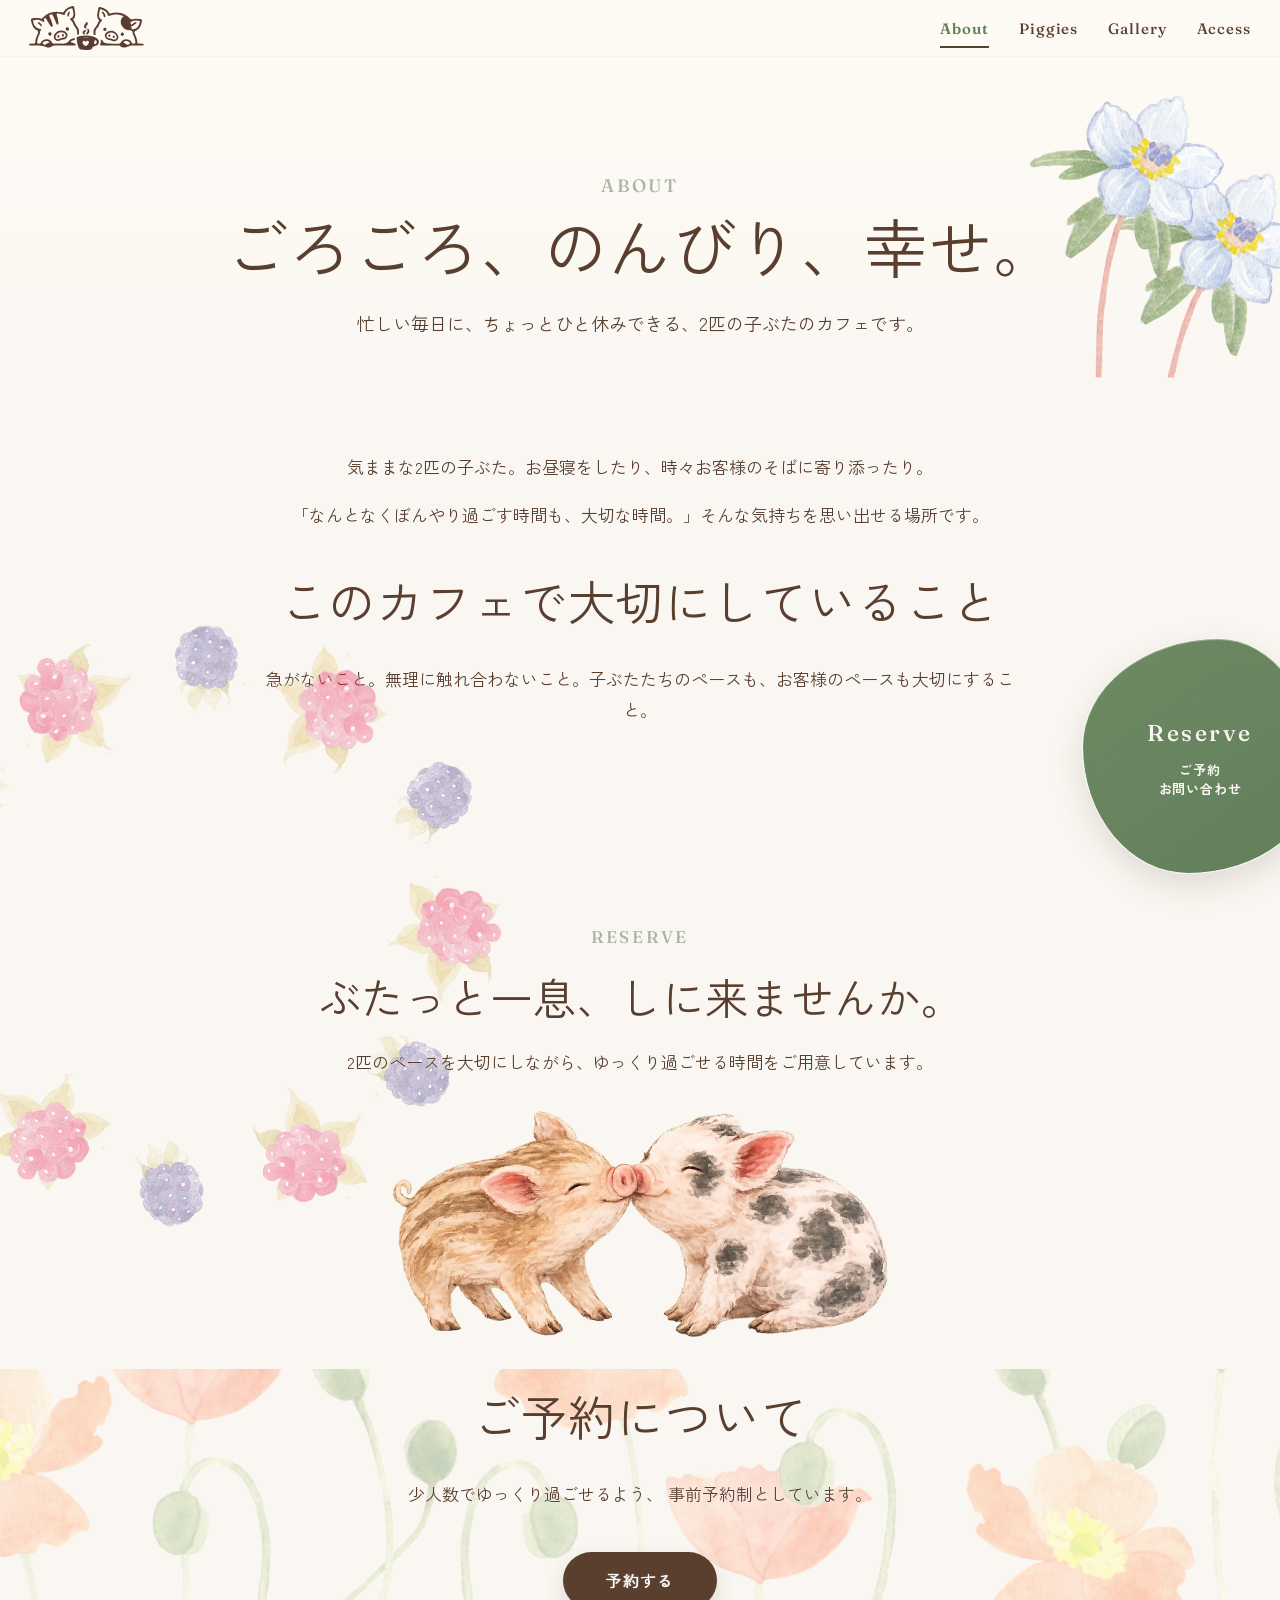
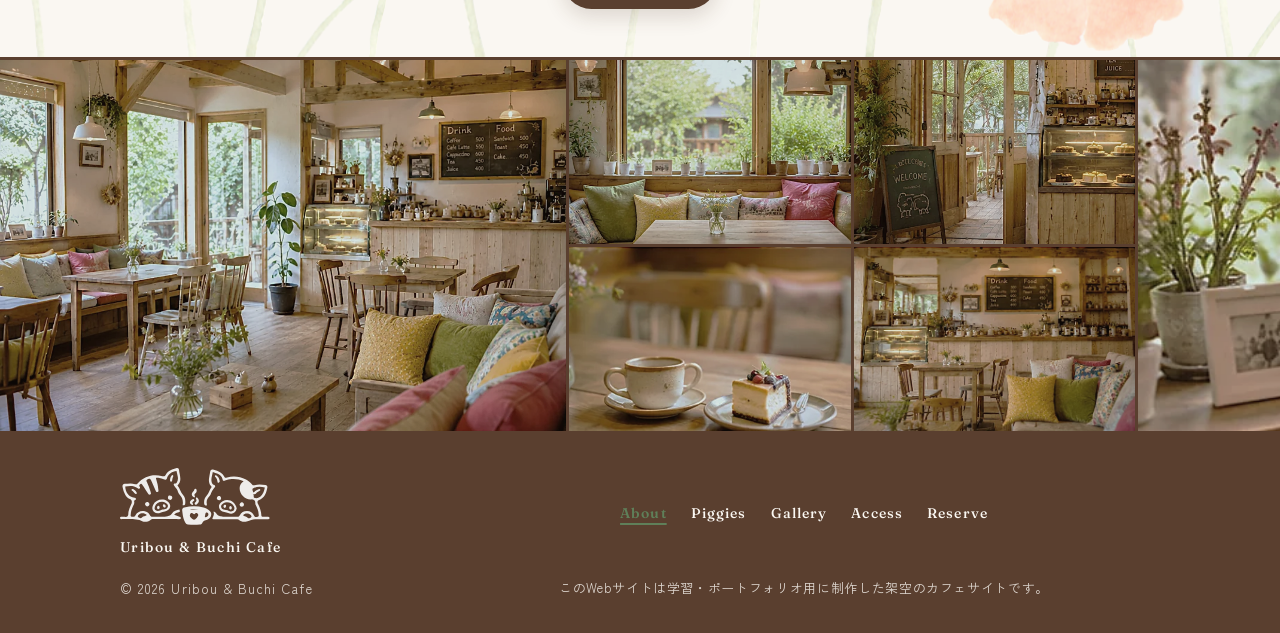
<file: about.html>
<!doctype html>
<html lang="ja">
<head>
  <meta charset="utf-8">
  <meta name="viewport" content="width=device-width, initial-scale=1">
  <meta name="theme-color" content="#f5efe5">
  <link rel="icon" href="img/logo.svg" type="image/svg+xml">
  <meta name="description" content="架空の子ぶたカフェ、Uribou &amp; Buchi Cafeのコンセプト、大切にしていること、予約案内をご紹介します。">
  <title>About | ウリ坊とぶちのカフェ</title>
  <link rel="canonical" href="https://uchiyamayurina.github.io/Uribou-BuchiCafe/about.html">
  <meta property="og:title" content="About | ウリ坊とぶちのカフェ">
  <meta property="og:description" content="架空の子ぶたカフェのコンセプトと、大切にしていること、予約案内をご紹介します。">
  <meta property="og:type" content="website">
  <meta property="og:locale" content="ja_JP">
  <link rel="preconnect" href="https://fonts.googleapis.com">
  <link rel="preconnect" href="https://fonts.gstatic.com" crossorigin>
  <link href="https://fonts.googleapis.com/css2?family=Fraunces:opsz,wght@9..144,400;9..144,500;9..144,600&amp;family=Zen+Kaku+Gothic+New:wght@300;400;500;700&amp;display=swap" rel="stylesheet">
  <link rel="stylesheet" href="css/style.css">
</head>
<body class="about-page">
  <a class="skip-link" href="#main-content">本文へ移動</a>
  <header class="site-header">
    <a class="header-logo" href="index.html" aria-label="トップへ戻る">
      <img src="img/logo.svg" alt="ウリ坊とぶちのカフェ">
    </a>

    <input type="checkbox" id="menu-toggle" class="menu-toggle" aria-label="メニューを開く">
    <label class="menu-button" for="menu-toggle">
      <span></span>
      <span></span>
      <span></span>
    </label>

    <nav class="site-nav" aria-label="メインメニュー">
      <a href="about.html">About</a>
      <a href="piggies.html">Piggies</a>
      <a href="gallery.html">Gallery</a>
      <a href="access.html">Access</a>
    </nav>
  </header>

  <a class="floating-reserve" href="reserve.html#contact-form"><span>Reserve</span><small>ご予約<br>お問い合わせ</small></a>

  <main id="main-content">
    <section class="page-hero">
      <p class="section-kicker">ABOUT</p>
      <h1>ごろごろ、のんびり、幸せ。</h1>
      <p>忙しい毎日に、ちょっとひと休みできる、2匹の子ぶたのカフェです。</p>
      <img
        class="about-hero-blue-flower"
        src="img/illustAC__1357304.png"
        alt=""
        aria-hidden="true">
    </section>

    <section class="section">
      <div class="section-inner narrow">
        <p>気ままな2匹の子ぶた。お昼寝をしたり、時々お客様のそばに寄り添ったり。</p>
        <p>「なんとなくぼんやり過ごす時間も、大切な時間。」そんな気持ちを思い出せる場所です。</p>
        <div class="soft-box">
          <h2>このカフェで大切にしていること</h2>
          <p>急がないこと。無理に触れ合わないこと。子ぶたたちのペースも、お客様のペースも大切にすること。</p>
        </div>
      </div>
    </section>

    <section class="section about-reserve-invitation">
      <div class="section-inner narrow">
        <p class="section-kicker">RESERVE</p>
        <h2>ぶたっと一息、しに来ませんか。</h2>
        <p>2匹のペースを大切にしながら、ゆっくり過ごせる時間をご用意しています。</p>

        <figure class="reserve-eyecatch">
          <img
            src="img/ChatGPT_bg_15_trimmed.webp"
            alt="寄り添うウリ坊とぶちのイラスト">
        </figure>
      </div>
    </section>

    <section class="section reserve-section about-reserve-cta">
      <div class="section-inner narrow">
        <div class="reserve-card">
          <h2>ご予約について</h2>
          <p>
            少人数でゆっくり過ごせるよう、
            事前予約制としています。
          </p>

          <a class="reserve-button" href="reserve.html#contact-form">
            予約する
          </a>
        </div>
      </div>
    </section>

  </main>
  <div class="footer-gallery" aria-hidden="true">
    <span class="footer-photo footer-photo-01"></span>
    <span class="footer-photo footer-photo-03"></span>
    <span class="footer-photo footer-photo-04"></span>
    <span class="footer-photo footer-photo-05"></span>
    <span class="footer-photo footer-photo-06"></span>
    <span class="footer-photo footer-photo-07"></span>
  </div>

  <footer class="site-footer">
    <div class="footer-inner">
      <a class="footer-brand" href="index.html" aria-label="トップページへ戻る">
        <img src="img/logo.svg" alt="ウリ坊とぶちのカフェ">
        <span>Uribou &amp; Buchi Cafe</span>
      </a>
      <nav class="footer-nav" aria-label="フッターメニュー">
        <a href="about.html">About</a>
        <a href="piggies.html">Piggies</a>
        <a href="gallery.html">Gallery</a>
        <a href="access.html">Access</a>
        <a href="reserve.html">Reserve</a>
      </nav>
      <p class="footer-note">このWebサイトは学習・ポートフォリオ用に制作した架空のカフェサイトです。</p>
      <small>&copy; 2026 Uribou &amp; Buchi Cafe</small>
    </div>
  </footer>

  <script src="js/page-motion.js"></script>
  <script src="js/footer-gallery.js"></script>
  <script src="js/site-ui.js"></script>
</body>
</html>
</file>
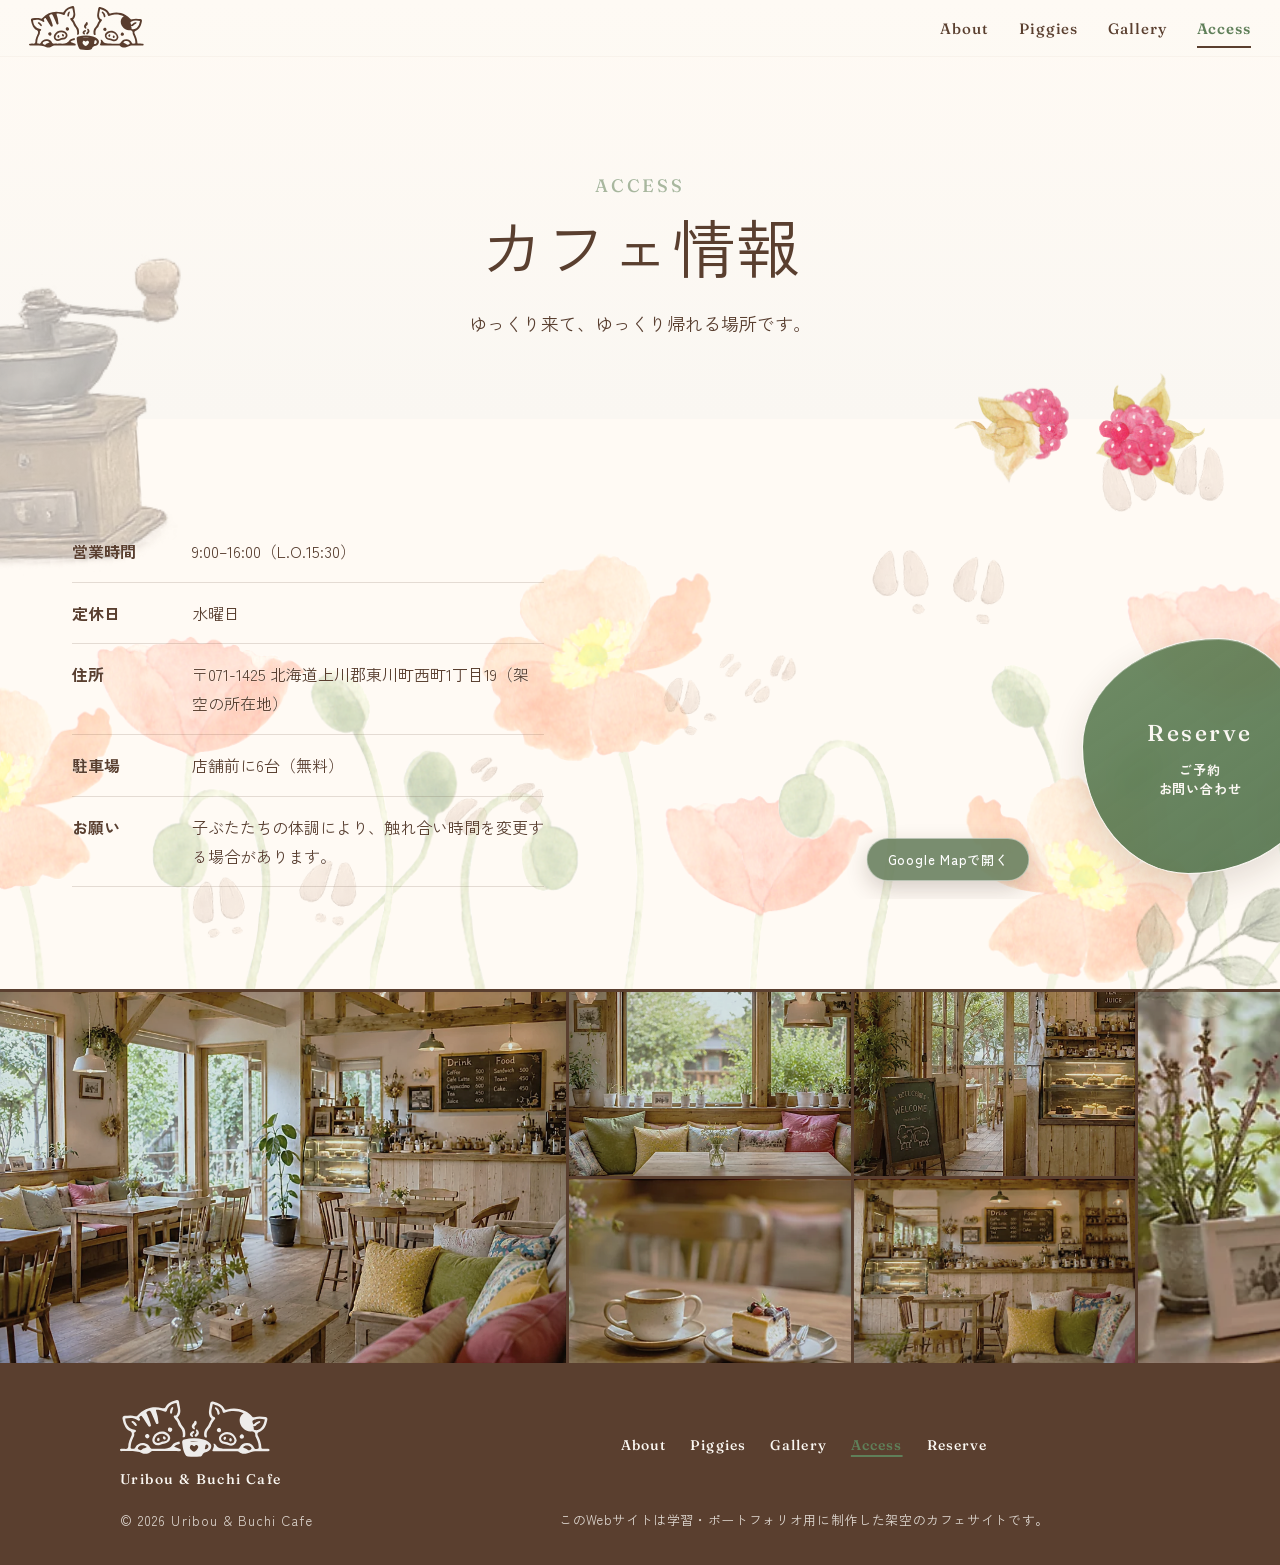
<file: access.html>
<!doctype html>
<html lang="ja">

<head>
  <meta charset="utf-8">
  <meta name="viewport" content="width=device-width, initial-scale=1">
  <meta name="theme-color" content="#f5efe5">
  <link rel="icon" href="img/logo.svg" type="image/svg+xml">
  <meta name="description" content="架空の子ぶたカフェ、Uribou &amp; Buchi Cafeの営業時間、定休日、住所、アクセス情報です。">
  <title>Access | ウリ坊とぶちのカフェ</title>
  <link rel="canonical" href="https://uchiyamayurina.github.io/Uribou-BuchiCafe/access.html">
  <meta property="og:title" content="Access | ウリ坊とぶちのカフェ">
  <meta property="og:description" content="営業時間、定休日、架空の所在地とアクセス情報です。">
  <meta property="og:type" content="website">
  <meta property="og:locale" content="ja_JP">
  <link rel="preconnect" href="https://fonts.googleapis.com">
  <link rel="preconnect" href="https://fonts.gstatic.com" crossorigin>
  <link href="https://fonts.googleapis.com/css2?family=Fraunces:opsz,wght@9..144,400;9..144,500;9..144,600&amp;family=Zen+Kaku+Gothic+New:wght@300;400;500;700&amp;display=swap" rel="stylesheet">
  <link rel="stylesheet" href="css/style.css">
</head>

<body class="access-page">
  <a class="skip-link" href="#main-content">本文へ移動</a>
  <header class="site-header">
    <a class="header-logo" href="index.html" aria-label="トップへ戻る">
      <img src="img/logo.svg" alt="ウリ坊とぶちのカフェ">
    </a>

    <input type="checkbox" id="menu-toggle" class="menu-toggle" aria-label="メニューを開く">
    <label class="menu-button" for="menu-toggle">
      <span></span>
      <span></span>
      <span></span>
    </label>

    <nav class="site-nav" aria-label="メインメニュー">
      <a href="about.html">About</a>
      <a href="piggies.html">Piggies</a>
      <a href="gallery.html">Gallery</a>
      <a href="access.html">Access</a>
    </nav>
  </header>

  <a class="floating-reserve" href="reserve.html#contact-form"><span>Reserve</span><small>ご予約<br>お問い合わせ</small></a>

  <main id="main-content">
    <section class="page-hero">
      <p class="section-kicker">ACCESS</p>
      <h1>カフェ情報</h1>
      <p>ゆっくり来て、ゆっくり帰れる場所です。</p>
    </section>

    <section class="section access-section">
      <div class="subpage-decor-layer access-decor-layer" aria-hidden="true">
        <img class="subpage-decor access-decor-grinder" src="img/ChatGPT_bg _03.webp" alt="">
        <img class="subpage-decor access-decor-leaf" src="img/ChatGPT_bg_17.webp" alt="">
      </div>
      <div class="access-footprint-trail" aria-hidden="true">
        <span class="access-footstep access-footstep-01"><img src="img/ChatGPT_bg _13.webp" alt=""></span>
        <span class="access-footstep access-footstep-02"><img src="img/ChatGPT_bg _08.webp" alt=""></span>
        <span class="access-footstep access-footstep-03"><img src="img/ChatGPT_bg _09.webp" alt=""></span>
        <span class="access-footstep access-footstep-04"><img src="img/ChatGPT_bg _10.webp" alt=""></span>
        <span class="access-footstep access-footstep-05"><img src="img/ChatGPT_bg _11.webp" alt=""></span>
      </div>
      <div class="section-inner access-grid">
        <div>
          <dl class="info-list">
            <div>
              <dt>営業時間</dt>
              <dd>9:00–16:00（L.O.15:30）</dd>
            </div>
            <div>
              <dt>定休日</dt>
              <dd>水曜日</dd>
            </div>
            <div>
              <dt>住所</dt>
              <dd>〒071-1425 北海道上川郡東川町西町1丁目19（架空の所在地）</dd>
            </div>
            <div>
              <dt>駐車場</dt>
              <dd>店舗前に6台（無料）</dd>
            </div>
            <div>
              <dt>お願い</dt>
              <dd>子ぶたたちの体調により、触れ合い時間を変更する場合があります。</dd>
            </div>
          </dl>
        </div>

        <div class="map-embed">
          <iframe
            title="Uribou &amp; Buchi Cafe周辺の地図"
            src="https://www.google.com/maps/embed?pb=!1m18!1m12!1m3!1d2884.8794563803103!2d142.49957049881365!3d43.69226939287987!2m3!1f0!2f0!3f0!3m2!1i1024!2i768!4f13.1!3m3!1m2!1s0x5f0cdcee1ee37b2b%3A0x1801909bbfe3d7d2!2z5p2x5qmL!5e0!3m2!1sja!2sjp!4v1784020303253!5m2!1sja!2sjp"
            width="600" height="450" style="border:0;" allowfullscreen="" loading="lazy"
            referrerpolicy="strict-origin-when-cross-origin">
          </iframe>
          <a class="map-external-link" href="https://www.google.com/maps/search/?api=1&amp;query=43.69226939287987%2C142.49957049881365" target="_blank" rel="noopener noreferrer">Google Mapで開く</a>
        </div>

      </div>
    </section>

  </main>
  <div class="footer-gallery" aria-hidden="true">
    <span class="footer-photo footer-photo-01"></span>
    <span class="footer-photo footer-photo-03"></span>
    <span class="footer-photo footer-photo-04"></span>
    <span class="footer-photo footer-photo-05"></span>
    <span class="footer-photo footer-photo-06"></span>
    <span class="footer-photo footer-photo-07"></span>
  </div>

  <footer class="site-footer">
    <div class="footer-inner">
      <a class="footer-brand" href="index.html" aria-label="トップページへ戻る">
        <img src="img/logo.svg" alt="ウリ坊とぶちのカフェ">
        <span>Uribou &amp; Buchi Cafe</span>
      </a>
      <nav class="footer-nav" aria-label="フッターメニュー">
        <a href="about.html">About</a>
        <a href="piggies.html">Piggies</a>
        <a href="gallery.html">Gallery</a>
        <a href="access.html">Access</a>
        <a href="reserve.html">Reserve</a>
      </nav>
      <p class="footer-note">このWebサイトは学習・ポートフォリオ用に制作した架空のカフェサイトです。</p>
      <small>&copy; 2026 Uribou &amp; Buchi Cafe</small>
    </div>
  </footer>

  <script src="js/page-motion.js"></script>
  <script src="js/access-footprints.js"></script>
  <script src="js/footer-gallery.js"></script>
  <script src="js/site-ui.js"></script>
</body>

</html>
</file>
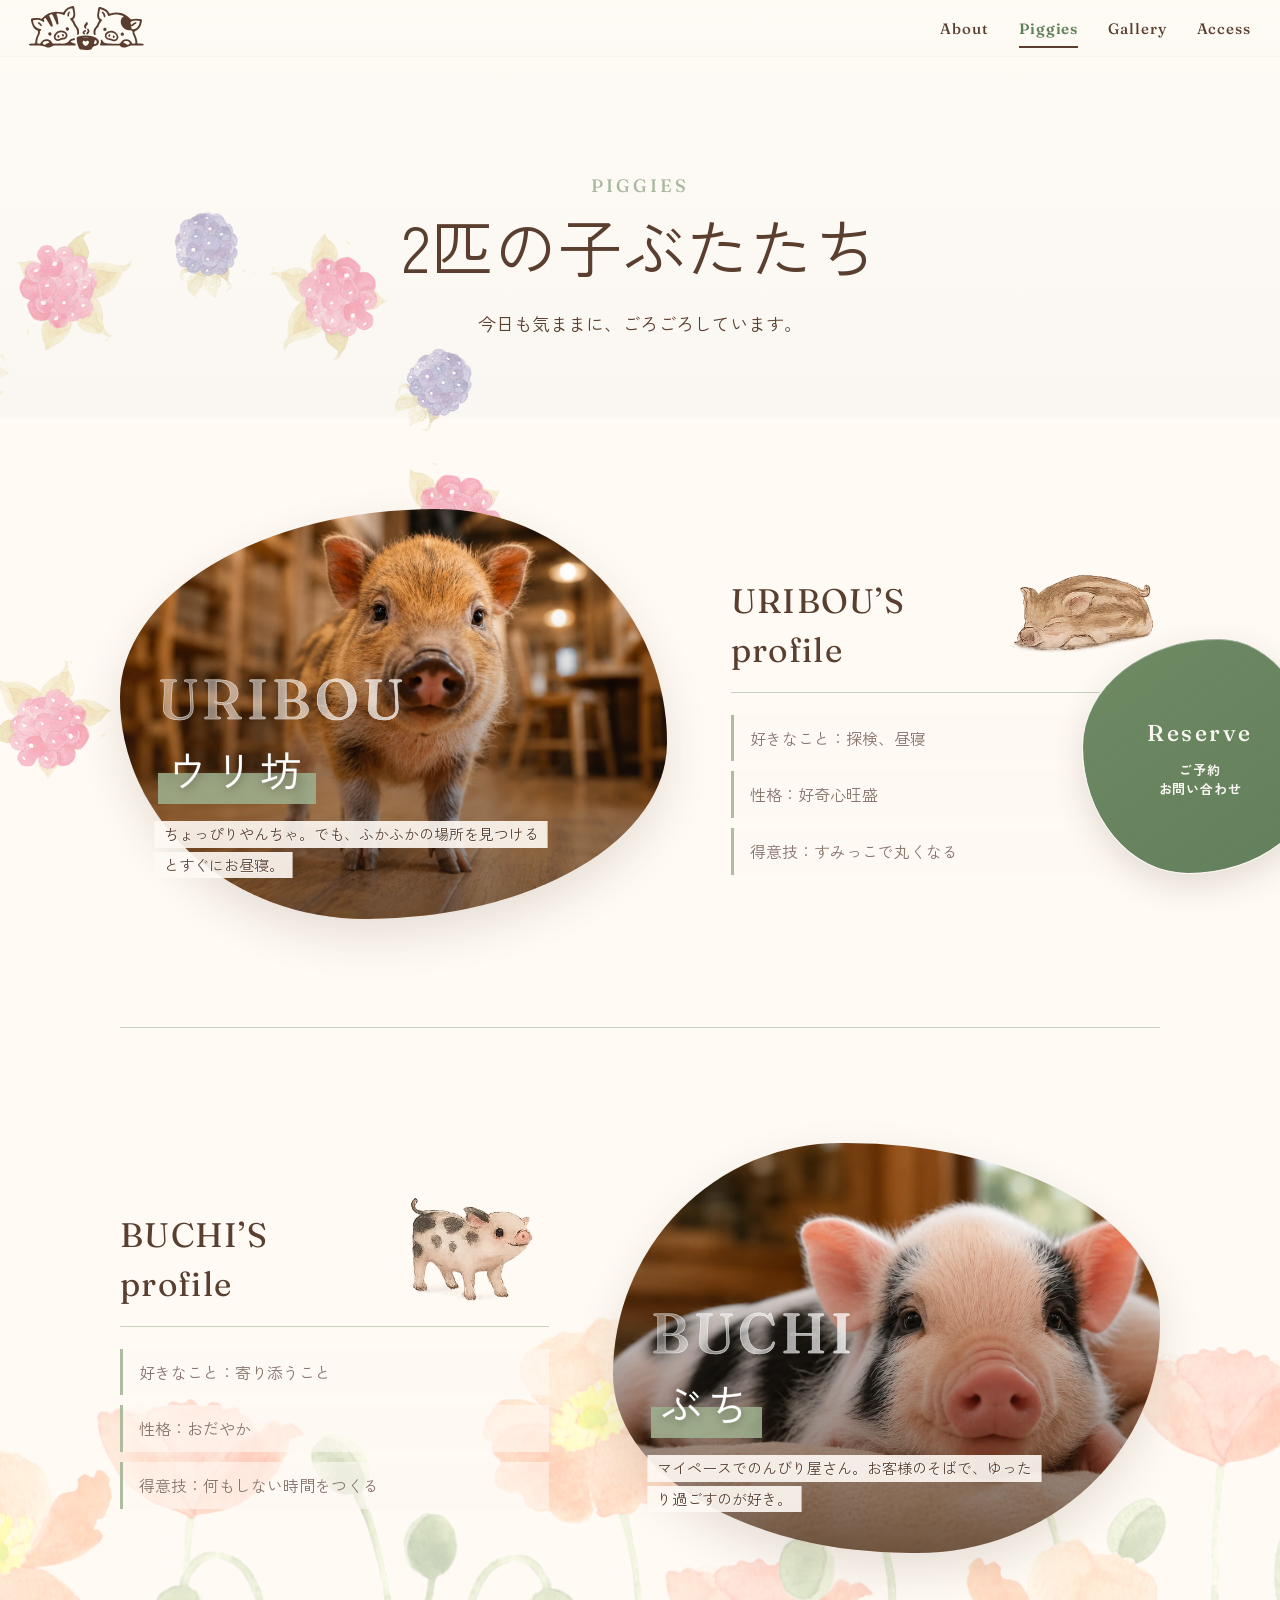
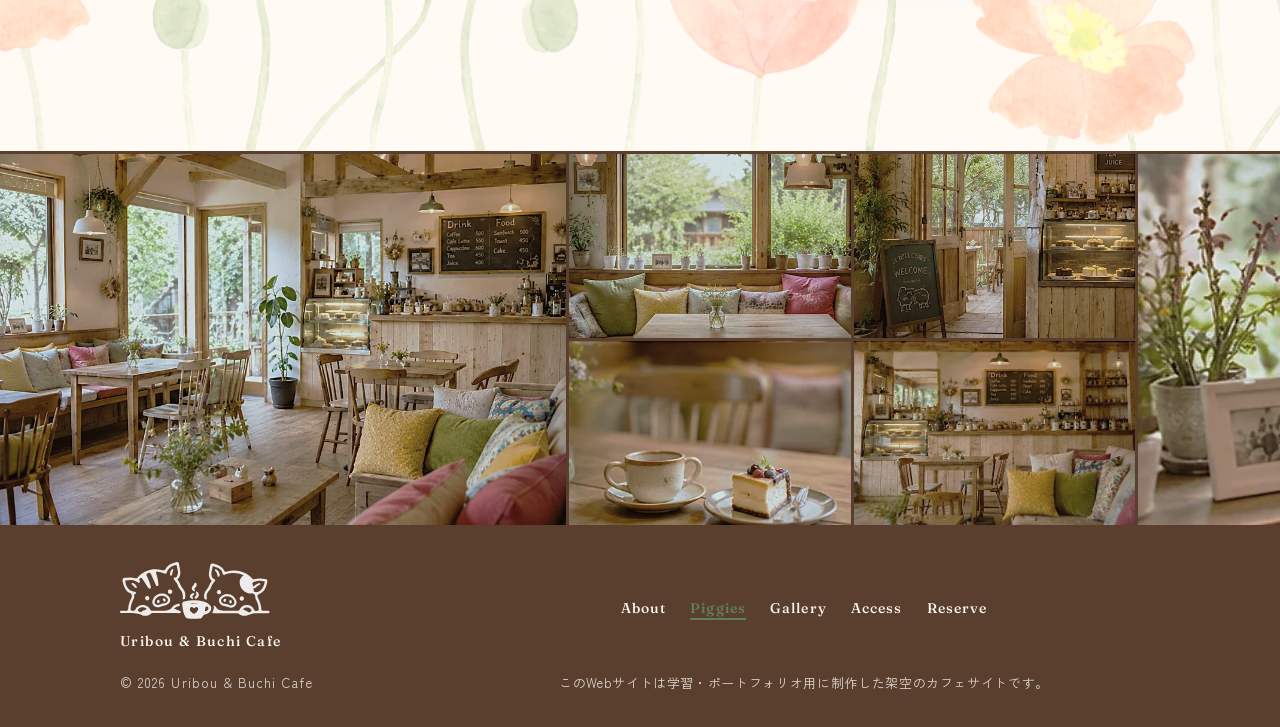
<file: piggies.html>
<!doctype html>
<html lang="ja">

<head>
  <meta charset="utf-8">
  <meta name="viewport" content="width=device-width, initial-scale=1">
  <meta name="theme-color" content="#f5efe5">
  <link rel="icon" href="img/logo.svg" type="image/svg+xml">
  <meta name="description" content="Uribou &amp; Buchi Cafeでのんびり暮らす、ウリ坊とぶちの性格や好きなことをご紹介します。">
  <title>Piggies | ウリ坊とぶちのカフェ</title>
  <link rel="canonical" href="https://uchiyamayurina.github.io/Uribou-BuchiCafe/piggies.html">
  <meta property="og:title" content="Piggies | ウリ坊とぶちのカフェ">
  <meta property="og:description" content="ウリ坊とぶちの性格や、好きなことをご紹介します。">
  <meta property="og:type" content="website">
  <meta property="og:locale" content="ja_JP">
  <link rel="preconnect" href="https://fonts.googleapis.com">
  <link rel="preconnect" href="https://fonts.gstatic.com" crossorigin>
  <link href="https://fonts.googleapis.com/css2?family=Fraunces:opsz,wght@9..144,400;9..144,500;9..144,600&amp;family=Zen+Kaku+Gothic+New:wght@300;400;500;700&amp;display=swap" rel="stylesheet">
  <link rel="stylesheet" href="css/style.css">
</head>

<body class="piggies-page">
  <a class="skip-link" href="#main-content">本文へ移動</a>
  <header class="site-header">
    <a class="header-logo" href="index.html" aria-label="トップへ戻る">
      <img src="img/logo.svg" alt="ウリ坊とぶちのカフェ">
    </a>

    <input type="checkbox" id="menu-toggle" class="menu-toggle" aria-label="メニューを開く">
    <label class="menu-button" for="menu-toggle">
      <span></span>
      <span></span>
      <span></span>
    </label>

    <nav class="site-nav" aria-label="メインメニュー">
      <a href="about.html">About</a>
      <a href="piggies.html">Piggies</a>
      <a href="gallery.html">Gallery</a>
      <a href="access.html">Access</a>
    </nav>
  </header>

  <a class="floating-reserve" href="reserve.html#contact-form"><span>Reserve</span><small>ご予約<br>お問い合わせ</small></a>

  <main id="main-content">
    <section class="page-hero">
      <p class="section-kicker">PIGGIES</p>
      <h1>2匹の子ぶたたち</h1>
      <p>今日も気ままに、ごろごろしています。</p>
    </section>

   <section class="section piggies-section">
  <div class="section-inner">
    <div class="profile-list">

      <article class="profile-card">
        <div class="profile-photo-frame">
          <div class="profile-photo-clip">
            <img src="img/ChatGPT_profile01_04.webp" alt="ウリ坊の写真" loading="lazy" decoding="async">
          </div>
          <div class="profile-photo-caption">
            <span class="profile-photo-word" aria-hidden="true">URIBOU</span>
            <h2>ウリ坊</h2>
            <p><span class="piggy-marker-text">ちょっぴりやんちゃ。でも、ふかふかの場所を見つけるとすぐにお昼寝。</span></p>
          </div>
        </div>

        <div class="profile-details">
          <div class="piggy-name">
            <h3>URIBOU’S profile</h3>
            <img
              class="piggy-name-illust"
              src="img/ChatGPT_bg_12.webp"
              alt="葉のそばに立つウリ坊のイラスト"
              loading="lazy"
              decoding="async">
          </div>

          <ul class="simple-list">
            <li>好きなこと：探検、昼寝</li>
            <li>性格：好奇心旺盛</li>
            <li>得意技：すみっこで丸くなる</li>
          </ul>
        </div>
      </article>

      <article class="profile-card reverse">
        <div class="profile-photo-frame">
          <div class="profile-photo-clip">
            <img src="img/ChatGPT_profile01_02.webp" alt="ぶちの写真" loading="lazy" decoding="async">
          </div>
          <div class="profile-photo-caption">
            <span class="profile-photo-word" aria-hidden="true">BUCHI</span>
            <h2>ぶち</h2>
            <p><span class="piggy-marker-text">マイペースでのんびり屋さん。お客様のそばで、ゆったり過ごすのが好き。</span></p>
          </div>
        </div>

        <div class="profile-details">
          <div class="piggy-name">
            <h3>BUCHI’S profile</h3>
            <img
              class="piggy-name-illust"
              src="img/ChatGPT_bg_01.webp"
              alt="おすわりしているぶちのイラスト"
              loading="lazy"
              decoding="async">
          </div>

          <ul class="simple-list">
            <li>好きなこと：寄り添うこと</li>
            <li>性格：おだやか</li>
            <li>得意技：何もしない時間をつくる</li>
          </ul>
        </div>
      </article>

    </div>
  </div>
</section>

  </main>
  <div class="footer-gallery" aria-hidden="true">
    <span class="footer-photo footer-photo-01"></span>
    <span class="footer-photo footer-photo-03"></span>
    <span class="footer-photo footer-photo-04"></span>
    <span class="footer-photo footer-photo-05"></span>
    <span class="footer-photo footer-photo-06"></span>
    <span class="footer-photo footer-photo-07"></span>
  </div>

  <footer class="site-footer">
    <div class="footer-inner">
      <a class="footer-brand" href="index.html" aria-label="トップページへ戻る">
        <img src="img/logo.svg" alt="ウリ坊とぶちのカフェ">
        <span>Uribou &amp; Buchi Cafe</span>
      </a>
      <nav class="footer-nav" aria-label="フッターメニュー">
        <a href="about.html">About</a>
        <a href="piggies.html">Piggies</a>
        <a href="gallery.html">Gallery</a>
        <a href="access.html">Access</a>
        <a href="reserve.html">Reserve</a>
      </nav>
      <p class="footer-note">このWebサイトは学習・ポートフォリオ用に制作した架空のカフェサイトです。</p>
      <small>&copy; 2026 Uribou &amp; Buchi Cafe</small>
    </div>
  </footer>

  <script src="js/page-motion.js"></script>
  <script src="js/footer-gallery.js"></script>
  <script src="js/site-ui.js"></script>
</body>

</html>
</file>
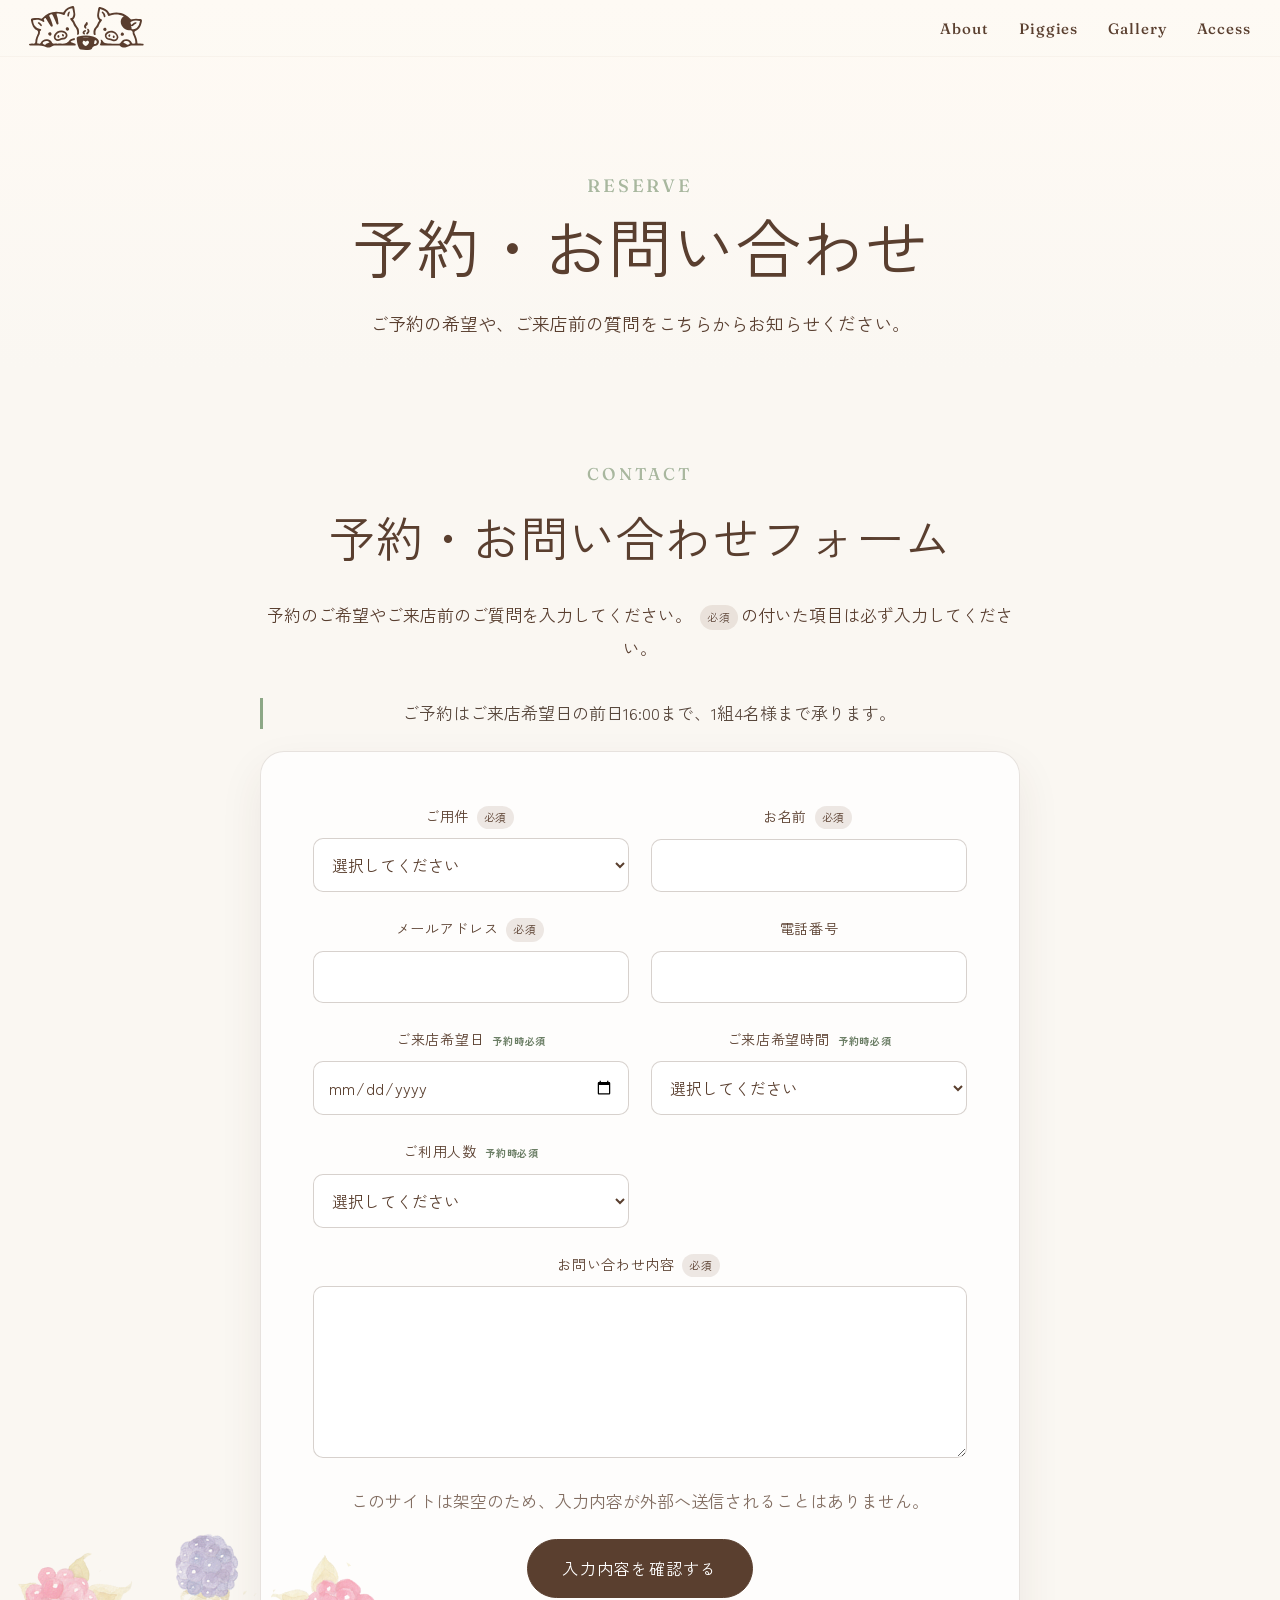
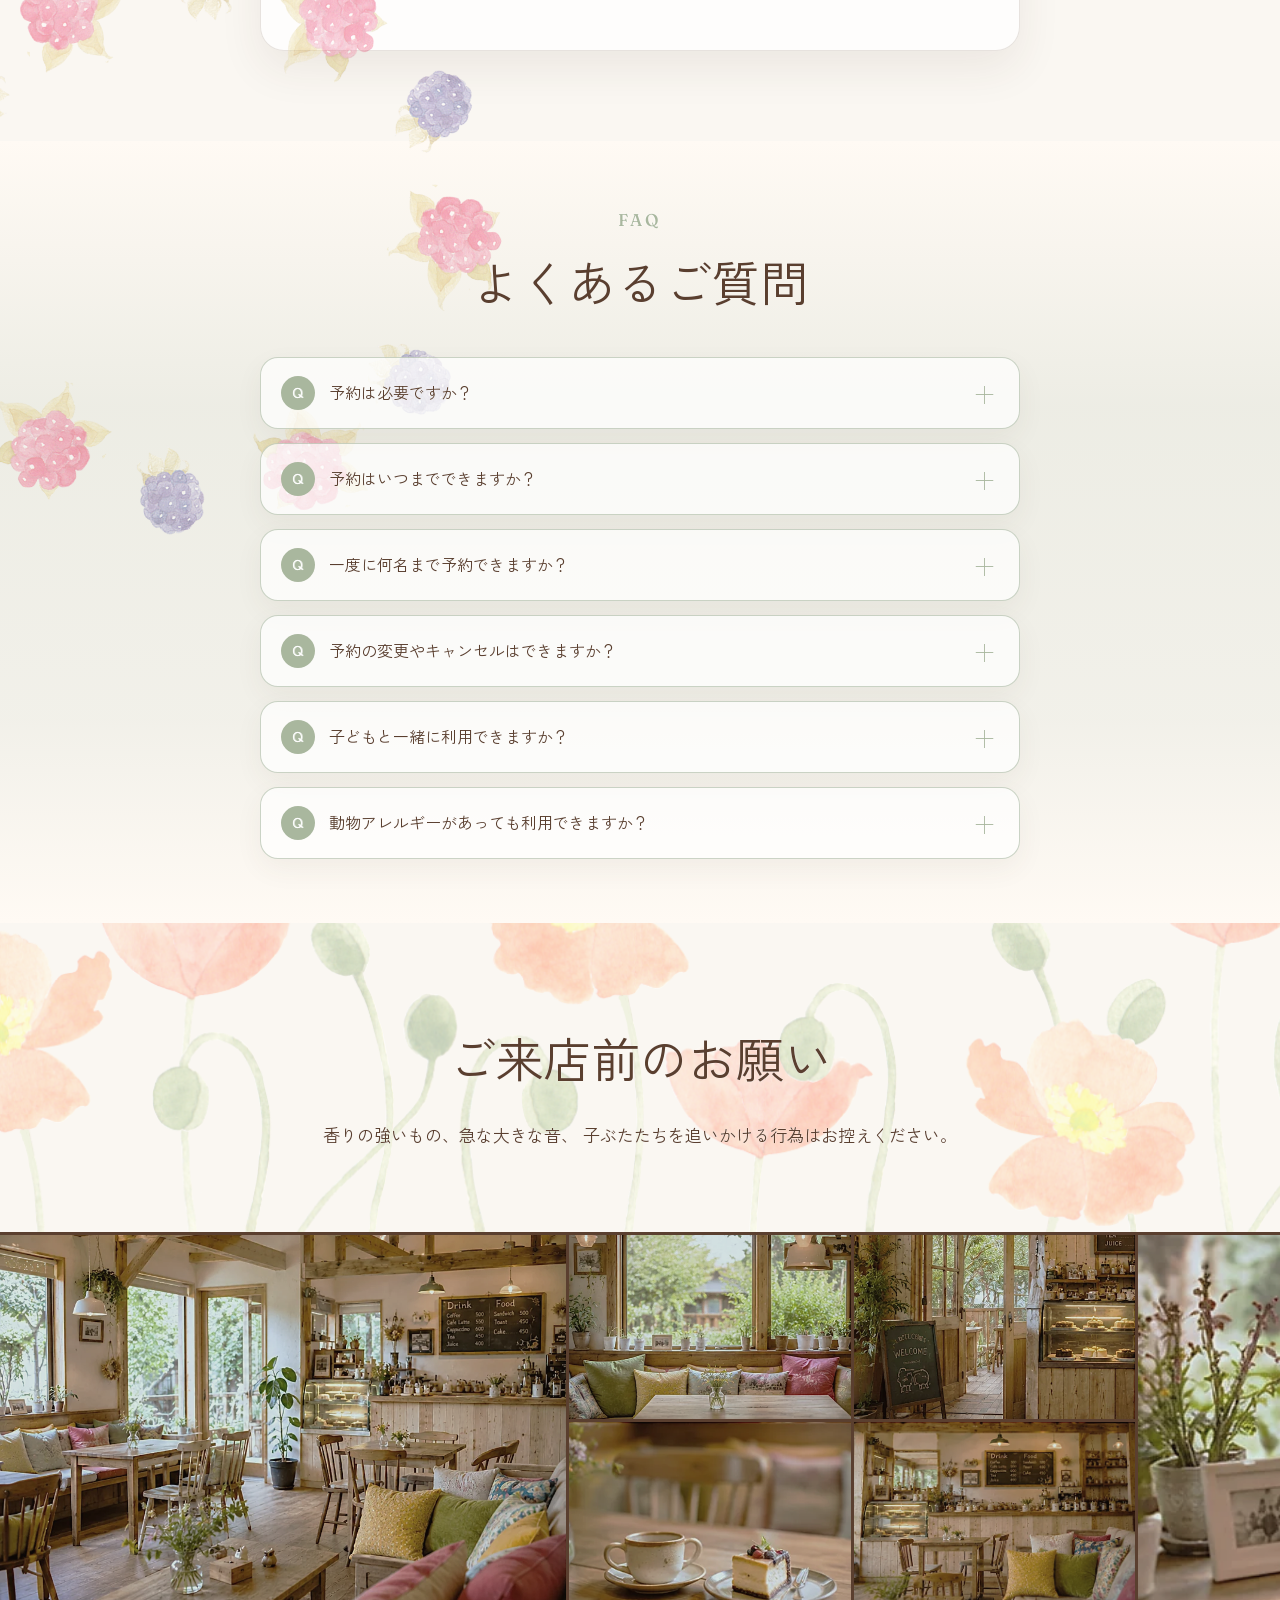
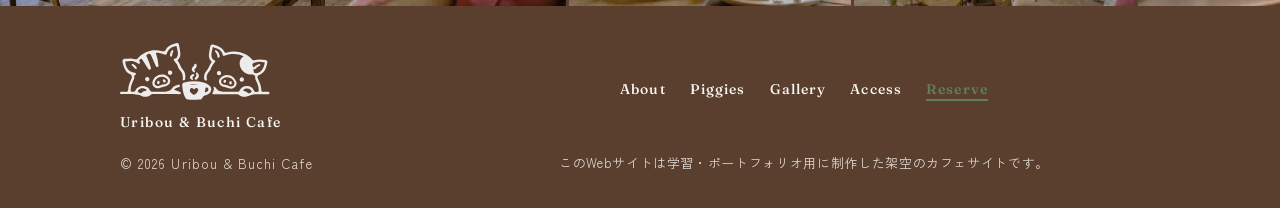
<file: reserve.html>
<!doctype html>
<html lang="ja">

<head>
  <meta charset="utf-8">
  <meta name="viewport" content="width=device-width, initial-scale=1">
  <meta name="theme-color" content="#f5efe5">
  <link rel="icon" href="img/logo.svg" type="image/svg+xml">
  <meta name="description" content="Uribou &amp; Buchi Cafeの予約・お問い合わせフォームと、よくある質問をご用意しています。">
  <title>Reserve | ウリ坊とぶちのカフェ</title>
  <link rel="canonical" href="https://uchiyamayurina.github.io/Uribou-BuchiCafe/reserve.html">
  <meta property="og:title" content="Reserve | ウリ坊とぶちのカフェ">
  <meta property="og:description" content="予約・お問い合わせフォームと、よくある質問をご用意しています。">
  <meta property="og:type" content="website">
  <meta property="og:locale" content="ja_JP">
  <link rel="preconnect" href="https://fonts.googleapis.com">
  <link rel="preconnect" href="https://fonts.gstatic.com" crossorigin>
  <link href="https://fonts.googleapis.com/css2?family=Fraunces:opsz,wght@9..144,400;9..144,500;9..144,600&amp;family=Zen+Kaku+Gothic+New:wght@300;400;500;700&amp;display=swap" rel="stylesheet">
  <link rel="stylesheet" href="css/style.css">
</head>

<body class="reserve-page">
  <a class="skip-link" href="#main-content">本文へ移動</a>
  <header class="site-header">
    <a class="header-logo" href="index.html" aria-label="トップへ戻る">
      <img src="img/logo.svg" alt="ウリ坊とぶちのカフェ">
    </a>

    <input type="checkbox" id="menu-toggle" class="menu-toggle" aria-label="メニューを開く">
    <label class="menu-button" for="menu-toggle">
      <span></span>
      <span></span>
      <span></span>
    </label>

    <nav class="site-nav" aria-label="メインメニュー">
      <a href="about.html">About</a>
      <a href="piggies.html">Piggies</a>
      <a href="gallery.html">Gallery</a>
      <a href="access.html">Access</a>
    </nav>
  </header>

  <main id="main-content">
    <section class="page-hero reserve-form-hero">
      <p class="section-kicker">RESERVE</p>
      <h1>予約・お問い合わせ</h1>
      <p>ご予約の希望や、ご来店前の質問をこちらからお知らせください。</p>
    </section>

    <!-- 予約・お問い合わせフォーム -->
    <section id="contact-form" class="section contact-section">
      <div class="section-inner narrow">
        <p class="section-kicker">CONTACT</p>
        <h2>予約・お問い合わせフォーム</h2>
        <p class="contact-intro">
          予約のご希望やご来店前のご質問を入力してください。
          <span>必須</span>の付いた項目は必ず入力してください。
        </p>
        <p id="reservation-rule" class="reservation-rule">
          ご予約はご来店希望日の前日16:00まで、1組4名様まで承ります。
        </p>

        <form class="contact-form" action="#" method="post" aria-describedby="reservation-rule form-demo-note">
          <div class="form-grid">
            <div class="form-field">
              <label for="contact-purpose">ご用件 <span class="required-label">必須</span></label>
              <select id="contact-purpose" name="purpose" required>
                <option value="">選択してください</option>
                <option value="reserve">予約を希望する</option>
                <option value="question">来店前に質問する</option>
                <option value="other">その他のお問い合わせ</option>
              </select>
            </div>

            <div class="form-field">
              <label for="contact-name">お名前 <span class="required-label">必須</span></label>
              <input id="contact-name" name="name" type="text" autocomplete="name" required>
            </div>

            <div class="form-field">
              <label for="contact-email">メールアドレス <span class="required-label">必須</span></label>
              <input id="contact-email" name="email" type="email" autocomplete="email" required>
            </div>

            <div class="form-field">
              <label for="contact-tel">電話番号</label>
              <input id="contact-tel" name="tel" type="tel" autocomplete="tel" inputmode="tel">
            </div>

            <div class="form-field">
              <label for="contact-date">ご来店希望日 <span class="conditional-label">予約時必須</span></label>
              <input id="contact-date" name="date" type="date">
            </div>

            <div class="form-field">
              <label for="contact-time">ご来店希望時間 <span class="conditional-label">予約時必須</span></label>
              <select id="contact-time" name="time">
                <option value="">選択してください</option>
                <option value="09:00">9:00</option>
                <option value="10:30">10:30</option>
                <option value="12:00">12:00</option>
                <option value="13:30">13:30</option>
                <option value="15:00">15:00</option>
              </select>
            </div>

            <div class="form-field">
              <label for="contact-guests">ご利用人数 <span class="conditional-label">予約時必須</span></label>
              <select id="contact-guests" name="guests">
                <option value="">選択してください</option>
                <option value="1">1名</option>
                <option value="2">2名</option>
                <option value="3">3名</option>
                <option value="4">4名</option>
              </select>
            </div>

            <div class="form-field form-field-wide">
              <label for="contact-message">お問い合わせ内容 <span class="required-label">必須</span></label>
              <textarea id="contact-message" name="message" rows="6" required></textarea>
            </div>
          </div>

          <p id="form-demo-note" class="form-demo-note">
            このサイトは架空のため、入力内容が外部へ送信されることはありません。
          </p>
          <button class="form-submit" type="submit">入力内容を確認する</button>
          <p class="form-status" role="status" tabindex="-1" hidden>
            入力内容を確認しました。このサイトは架空のため、実際の送信は行われません。
          </p>
        </form>
      </div>
    </section>


    <!-- FAQ -->
    <section class="section faq-section">
      <div class="section-inner narrow">
        <p class="section-kicker">FAQ</p>
        <h2>よくあるご質問</h2>

        <div class="faq-list">

          <details class="faq-item">
            <summary class="faq-question">
              予約は必要ですか？
            </summary>

            <div class="faq-answer">
              <p>
                子ぶたたちのペースを大切にするため、
                事前予約制としています。
                ご希望の日時を確認のうえ、ご予約ください。
              </p>
            </div>
          </details>

          <details class="faq-item">
            <summary class="faq-question">
              予約はいつまでできますか？
            </summary>

            <div class="faq-answer">
              <p>
                ご来店希望日の前日16:00まで受け付けています。
                空き状況によっては、ご希望に添えない場合があります。
              </p>
            </div>
          </details>

          <details class="faq-item">
            <summary class="faq-question">
              一度に何名まで予約できますか？
            </summary>

            <div class="faq-answer">
              <p>
                ゆっくりお過ごしいただけるよう、
                1組4名様までとしています。
              </p>
            </div>
          </details>

          <details class="faq-item">
            <summary class="faq-question">
              予約の変更やキャンセルはできますか？
            </summary>

            <div class="faq-answer">
              <p>
                前日16:00までにご連絡ください。
                当日の変更やキャンセルについては、
                できるだけ早めのご連絡をお願いします。
              </p>
            </div>
          </details>

          <details class="faq-item">
            <summary class="faq-question">
              子どもと一緒に利用できますか？
            </summary>

            <div class="faq-answer">
              <p>
                保護者の方と一緒にご利用いただけます。
                店内では走らず、子ぶたたちを
                追いかけないようにお願いします。
              </p>
            </div>
          </details>

          <details class="faq-item">
            <summary class="faq-question">
              動物アレルギーがあっても利用できますか？
            </summary>

            <div class="faq-answer">
              <p>
                店内には子ぶたがいるため、
                動物アレルギーをお持ちの方は、
                事前に医師へご相談のうえご判断ください。
              </p>
            </div>
          </details>

        </div>
      </div>
    </section>

    <!-- ご来店前のお願い -->
    <section class="section visit-notice-section">
      <div class="section-inner narrow">
        <div class="soft-box">
          <h2>ご来店前のお願い</h2>
          <p>
            香りの強いもの、急な大きな音、
            子ぶたたちを追いかける行為はお控えください。
          </p>
        </div>
      </div>
    </section>

  </main>
  <div class="footer-gallery" aria-hidden="true">
    <span class="footer-photo footer-photo-01"></span>
    <span class="footer-photo footer-photo-03"></span>
    <span class="footer-photo footer-photo-04"></span>
    <span class="footer-photo footer-photo-05"></span>
    <span class="footer-photo footer-photo-06"></span>
    <span class="footer-photo footer-photo-07"></span>
  </div>

  <footer class="site-footer">
    <div class="footer-inner">
      <a class="footer-brand" href="index.html" aria-label="トップページへ戻る">
        <img src="img/logo.svg" alt="ウリ坊とぶちのカフェ">
        <span>Uribou &amp; Buchi Cafe</span>
      </a>
      <nav class="footer-nav" aria-label="フッターメニュー">
        <a href="about.html">About</a>
        <a href="piggies.html">Piggies</a>
        <a href="gallery.html">Gallery</a>
        <a href="access.html">Access</a>
        <a href="reserve.html">Reserve</a>
      </nav>
      <p class="footer-note">このWebサイトは学習・ポートフォリオ用に制作した架空のカフェサイトです。</p>
      <small>&copy; 2026 Uribou &amp; Buchi Cafe</small>
    </div>
  </footer>

  <script src="js/page-motion.js"></script>
  <script src="js/reserve-form.js"></script>
  <script src="js/footer-gallery.js"></script>
  <script src="js/site-ui.js"></script>
</body>

</html>
</file>
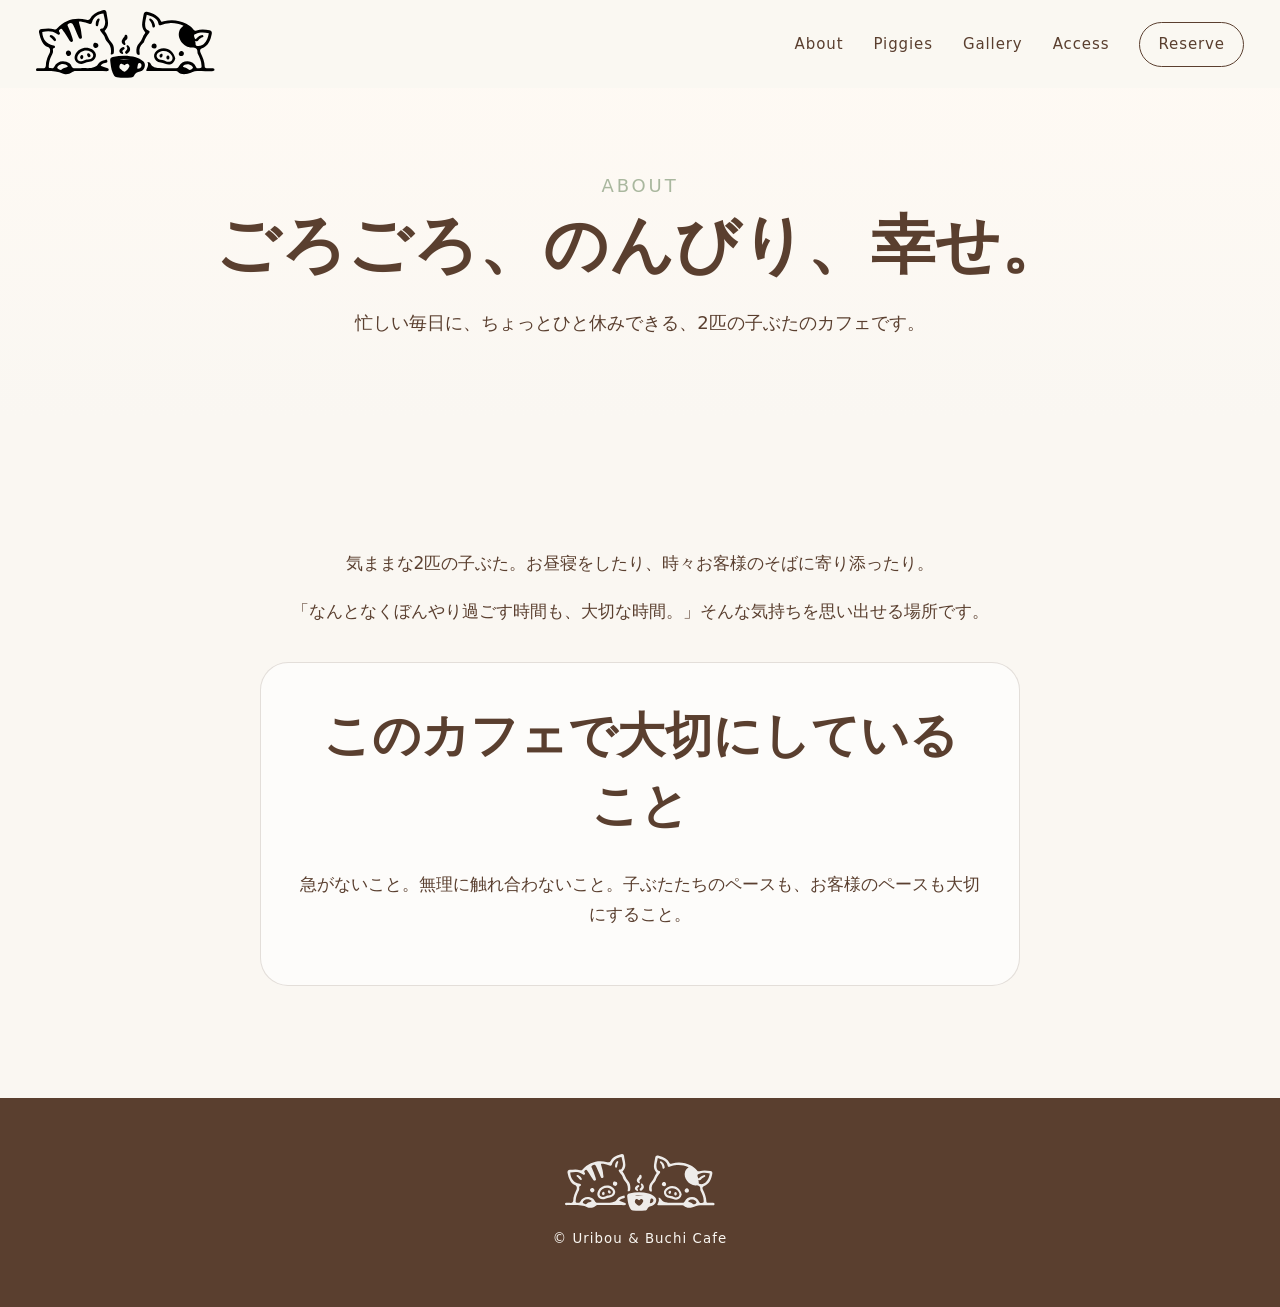
<file: uribou_buchi_complete_site_01/about.html>
<!doctype html>
<html lang="ja">
<head>
  <meta charset="utf-8">
  <meta name="viewport" content="width=device-width, initial-scale=1">
  <title>About | ウリ坊とぶちのカフェ</title>
  <link rel="stylesheet" href="style.css">
</head>
<body>
  <header class="site-header">
    <a class="header-logo" href="index.html" aria-label="トップへ戻る">
      <img src="logo.svg" alt="ウリ坊とぶちのカフェ">
    </a>

    <input type="checkbox" id="menu-toggle" class="menu-toggle" aria-label="メニューを開く">
    <label class="menu-button" for="menu-toggle">
      <span></span>
      <span></span>
      <span></span>
    </label>

    <nav class="site-nav" aria-label="メインメニュー">
      <a href="about.html">About</a>
      <a href="piggies.html">Piggies</a>
      <a href="gallery.html">Gallery</a>
      <a href="access.html">Access</a>
      <a class="reserve-link" href="reserve.html">Reserve</a>
    </nav>
  </header>

  <main>
    <section class="page-hero">
      <p class="section-kicker">About</p>
      <h1>ごろごろ、のんびり、幸せ。</h1>
      <p>忙しい毎日に、ちょっとひと休みできる、2匹の子ぶたのカフェです。</p>
    </section>

    <section class="section">
      <div class="section-inner narrow">
        <p>気ままな2匹の子ぶた。お昼寝をしたり、時々お客様のそばに寄り添ったり。</p>
        <p>「なんとなくぼんやり過ごす時間も、大切な時間。」そんな気持ちを思い出せる場所です。</p>
        <div class="soft-box">
          <h2>このカフェで大切にしていること</h2>
          <p>急がないこと。無理に触れ合わないこと。子ぶたたちのペースも、お客様のペースも大切にすること。</p>
        </div>
      </div>
    </section>

  </main>
  <footer class="site-footer">
    <img src="logo.svg" alt="ウリ坊とぶちのカフェ">
    <small>&copy; Uribou & Buchi Cafe</small>
  </footer>

</body>
</html>
</file>
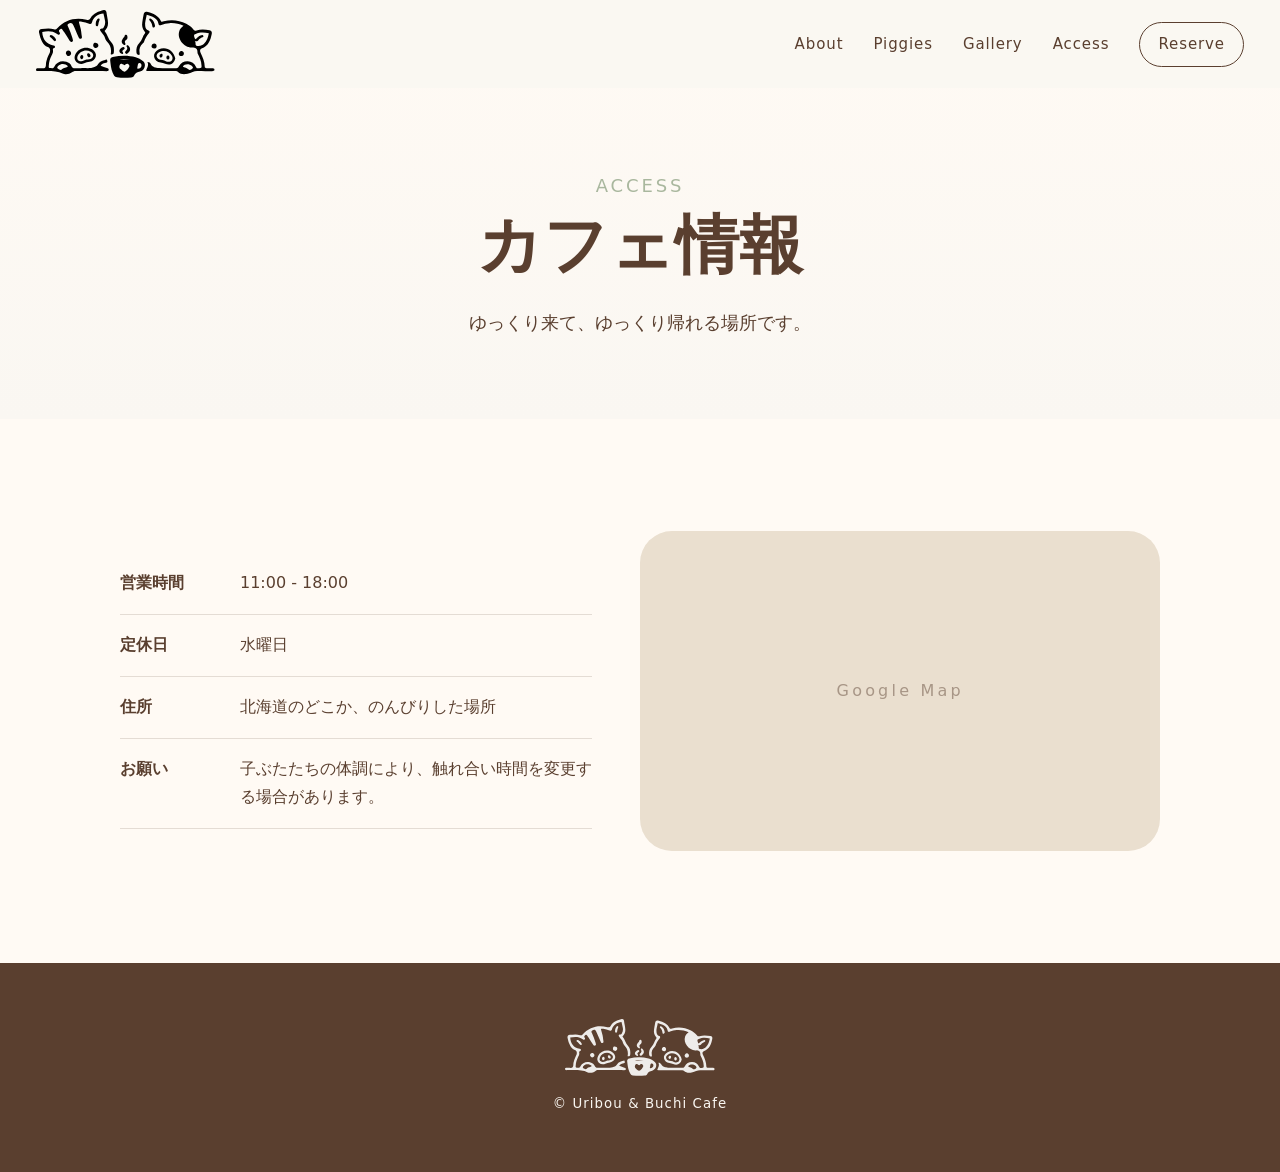
<file: uribou_buchi_complete_site_01/access.html>
<!doctype html>
<html lang="ja">
<head>
  <meta charset="utf-8">
  <meta name="viewport" content="width=device-width, initial-scale=1">
  <title>Access | ウリ坊とぶちのカフェ</title>
  <link rel="stylesheet" href="style.css">
</head>
<body>
  <header class="site-header">
    <a class="header-logo" href="index.html" aria-label="トップへ戻る">
      <img src="logo.svg" alt="ウリ坊とぶちのカフェ">
    </a>

    <input type="checkbox" id="menu-toggle" class="menu-toggle" aria-label="メニューを開く">
    <label class="menu-button" for="menu-toggle">
      <span></span>
      <span></span>
      <span></span>
    </label>

    <nav class="site-nav" aria-label="メインメニュー">
      <a href="about.html">About</a>
      <a href="piggies.html">Piggies</a>
      <a href="gallery.html">Gallery</a>
      <a href="access.html">Access</a>
      <a class="reserve-link" href="reserve.html">Reserve</a>
    </nav>
  </header>

  <main>
    <section class="page-hero">
      <p class="section-kicker">Access</p>
      <h1>カフェ情報</h1>
      <p>ゆっくり来て、ゆっくり帰れる場所です。</p>
    </section>

    <section class="section access-section">
      <div class="section-inner access-grid">
        <div>
          <dl class="info-list">
            <div><dt>営業時間</dt><dd>11:00 - 18:00</dd></div>
            <div><dt>定休日</dt><dd>水曜日</dd></div>
            <div><dt>住所</dt><dd>北海道のどこか、のんびりした場所</dd></div>
            <div><dt>お願い</dt><dd>子ぶたたちの体調により、触れ合い時間を変更する場合があります。</dd></div>
          </dl>
        </div>

        <div class="map-placeholder">
          <span>Google Map</span>
        </div>
      </div>
    </section>

  </main>
  <footer class="site-footer">
    <img src="logo.svg" alt="ウリ坊とぶちのカフェ">
    <small>&copy; Uribou & Buchi Cafe</small>
  </footer>

</body>
</html>
</file>
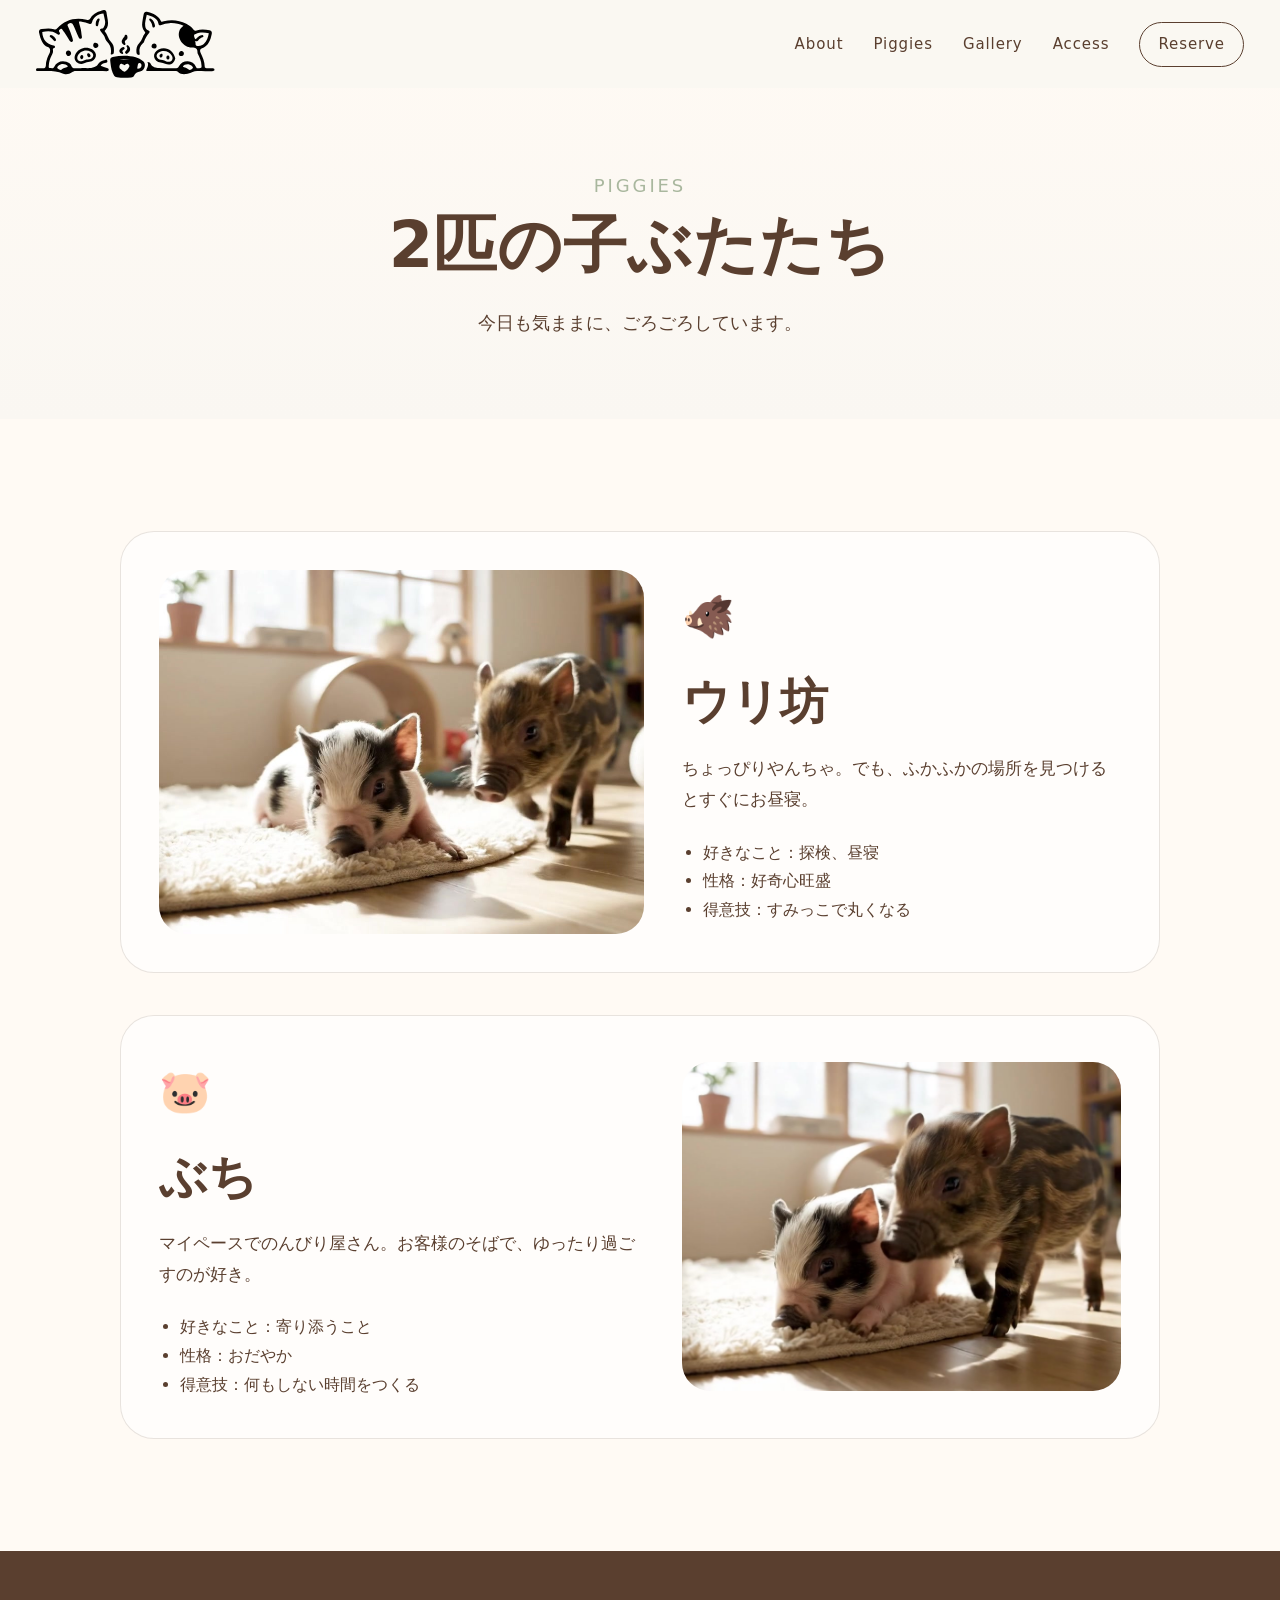
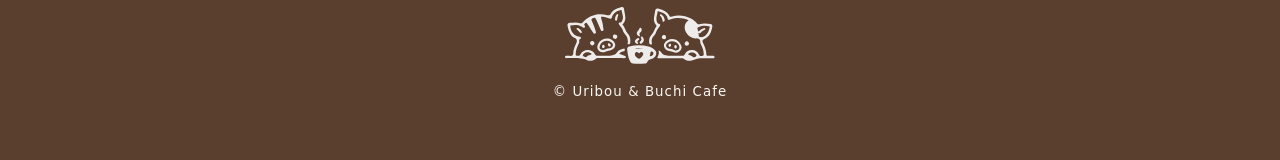
<file: uribou_buchi_complete_site_01/piggies.html>
<!doctype html>
<html lang="ja">
<head>
  <meta charset="utf-8">
  <meta name="viewport" content="width=device-width, initial-scale=1">
  <title>Piggies | ウリ坊とぶちのカフェ</title>
  <link rel="stylesheet" href="style.css">
</head>
<body>
  <header class="site-header">
    <a class="header-logo" href="index.html" aria-label="トップへ戻る">
      <img src="logo.svg" alt="ウリ坊とぶちのカフェ">
    </a>

    <input type="checkbox" id="menu-toggle" class="menu-toggle" aria-label="メニューを開く">
    <label class="menu-button" for="menu-toggle">
      <span></span>
      <span></span>
      <span></span>
    </label>

    <nav class="site-nav" aria-label="メインメニュー">
      <a href="about.html">About</a>
      <a href="piggies.html">Piggies</a>
      <a href="gallery.html">Gallery</a>
      <a href="access.html">Access</a>
      <a class="reserve-link" href="reserve.html">Reserve</a>
    </nav>
  </header>

  <main>
    <section class="page-hero">
      <p class="section-kicker">Piggies</p>
      <h1>2匹の子ぶたたち</h1>
      <p>今日も気ままに、ごろごろしています。</p>
    </section>

    <section class="section piggies-section">
      <div class="section-inner">
        <div class="profile-list">
          <article class="profile-card">
            <img src="uribou-photo.jpg" alt="ウリ坊の写真">
            <div>
              <div class="piggy-icon">🐗</div>
              <h2>ウリ坊</h2>
              <p>ちょっぴりやんちゃ。でも、ふかふかの場所を見つけるとすぐにお昼寝。</p>
              <ul class="simple-list">
                <li>好きなこと：探検、昼寝</li>
                <li>性格：好奇心旺盛</li>
                <li>得意技：すみっこで丸くなる</li>
              </ul>
            </div>
          </article>

          <article class="profile-card reverse">
            <img src="buchi-photo.jpg" alt="ぶちの写真">
            <div>
              <div class="piggy-icon">🐷</div>
              <h2>ぶち</h2>
              <p>マイペースでのんびり屋さん。お客様のそばで、ゆったり過ごすのが好き。</p>
              <ul class="simple-list">
                <li>好きなこと：寄り添うこと</li>
                <li>性格：おだやか</li>
                <li>得意技：何もしない時間をつくる</li>
              </ul>
            </div>
          </article>
        </div>
      </div>
    </section>

  </main>
  <footer class="site-footer">
    <img src="logo.svg" alt="ウリ坊とぶちのカフェ">
    <small>&copy; Uribou & Buchi Cafe</small>
  </footer>

</body>
</html>
</file>
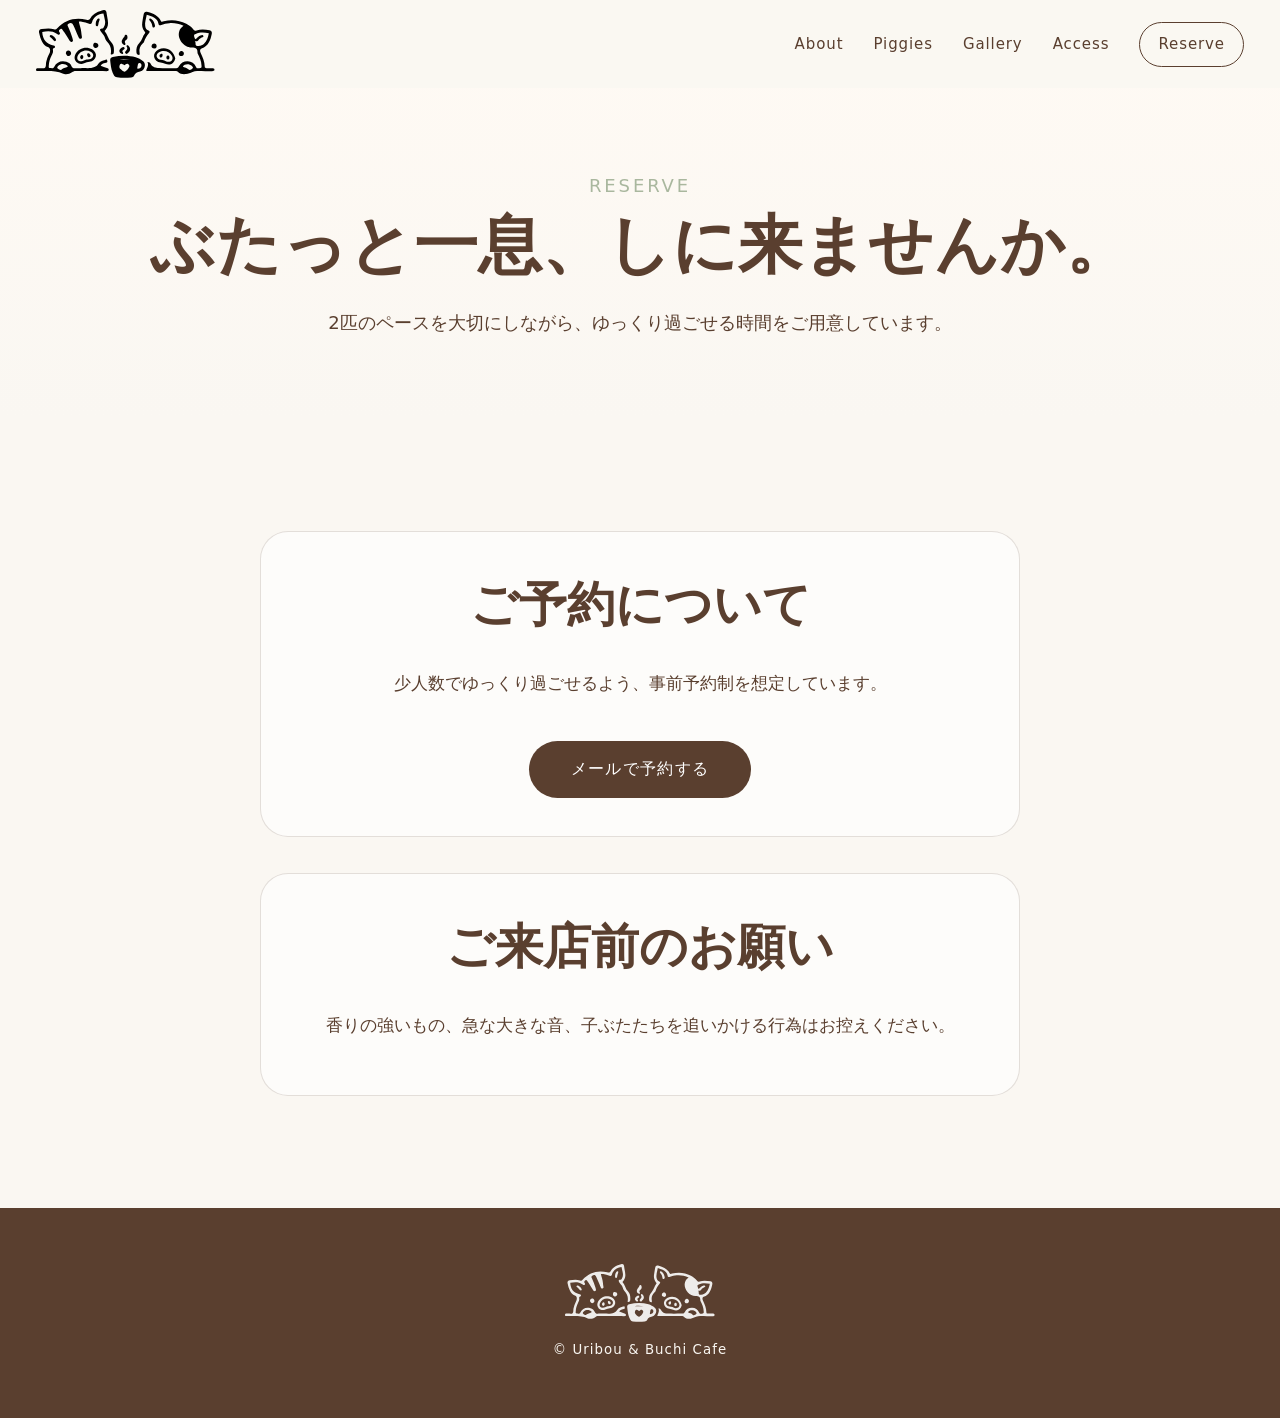
<file: uribou_buchi_complete_site_01/reserve.html>
<!doctype html>
<html lang="ja">
<head>
  <meta charset="utf-8">
  <meta name="viewport" content="width=device-width, initial-scale=1">
  <title>Reserve | ウリ坊とぶちのカフェ</title>
  <link rel="stylesheet" href="style.css">
</head>
<body>
  <header class="site-header">
    <a class="header-logo" href="index.html" aria-label="トップへ戻る">
      <img src="logo.svg" alt="ウリ坊とぶちのカフェ">
    </a>

    <input type="checkbox" id="menu-toggle" class="menu-toggle" aria-label="メニューを開く">
    <label class="menu-button" for="menu-toggle">
      <span></span>
      <span></span>
      <span></span>
    </label>

    <nav class="site-nav" aria-label="メインメニュー">
      <a href="about.html">About</a>
      <a href="piggies.html">Piggies</a>
      <a href="gallery.html">Gallery</a>
      <a href="access.html">Access</a>
      <a class="reserve-link" href="reserve.html">Reserve</a>
    </nav>
  </header>

  <main>
    <section class="page-hero">
      <p class="section-kicker">Reserve</p>
      <h1>ぶたっと一息、しに来ませんか。</h1>
      <p>2匹のペースを大切にしながら、ゆっくり過ごせる時間をご用意しています。</p>
    </section>

    <section class="section reserve-section">
      <div class="section-inner narrow">
        <div class="reserve-card">
          <h2>ご予約について</h2>
          <p>少人数でゆっくり過ごせるよう、事前予約制を想定しています。</p>
          <a class="reserve-button" href="mailto:example@example.com">メールで予約する</a>
        </div>

        <div class="soft-box">
          <h2>ご来店前のお願い</h2>
          <p>香りの強いもの、急な大きな音、子ぶたたちを追いかける行為はお控えください。</p>
        </div>
      </div>
    </section>

  </main>
  <footer class="site-footer">
    <img src="logo.svg" alt="ウリ坊とぶちのカフェ">
    <small>&copy; Uribou & Buchi Cafe</small>
  </footer>

</body>
</html>
</file>
<file: css/style.css>
@charset "UTF-8";

:root {
  --ivory: #faf7f2;
  --brown: #5a3f2f;
  --brown-soft: rgba(90, 63, 47, .72);
  --sage: #a9b79e;
  --white: #fff;
}

/* Subpage motion tone
   TOPと同じく、最初に現れた後は情報を消さずにゆっくり漂わせる */
.motion-ready .page-motion {
  opacity: 0;
  transition:
    opacity .85s ease var(--motion-delay, 0s),
    transform 1s cubic-bezier(.22, 1, .36, 1) var(--motion-delay, 0s);
}

.motion-ready .page-motion.motion-rise {
  transform: translateY(42px) scale(.98);
}

.motion-ready .page-motion.motion-from-left {
  transform: translateX(-52px) rotate(-1.8deg);
}

.motion-ready .page-motion.motion-from-right {
  transform: translateX(52px) rotate(1.8deg);
}

.motion-ready .page-motion.is-shown {
  opacity: 1;
  transform: none;
}

@keyframes subpage-float {
  0%,
  100% {
    translate: 0 0;
  }

  36% {
    translate: 1px -5px;
  }

  70% {
    translate: -1px -2px;
  }
}

.motion-ready .page-motion.is-shown.is-floating {
  animation:
    subpage-float var(--float-duration, 8s) ease-in-out
    calc(1.35s + var(--motion-delay, 0s)) infinite;
}

@media (prefers-reduced-motion: reduce) {
  .motion-ready .page-motion,
  .motion-ready .page-motion.is-shown.is-floating {
    opacity: 1;
    transform: none;
    translate: none;
    transition: none;
    animation: none;
  }
}

/* Compact calendar directly below the hero */
.calendar-section {
  padding-top: 34px;
  padding-bottom: 34px;
}

.calendar-inner {
  width: min(820px, 100%);
}

.weekly-calendar-wrap {
  padding: 10px 18px 14px;
}

.weekly-calendar td {
  height: 66px;
  border: 0;
  background: transparent;
}

.weekly-calendar td span {
  display: grid;
  width: 58px;
  height: 58px;
  margin: 0 auto;
  place-items: center;
  border-radius: 50%;
  background: var(--sage);
  color: var(--brown);
  font-size: 12px;
  font-weight: 400;
}

.weekly-calendar td.weekly-closed {
  border: 0;
  background: transparent;
}

.weekly-calendar td.weekly-closed span {
  background: var(--brown);
  color: var(--ivory);
  font-size: 11px;
  font-weight: 400;
}

.calendar-hours {
  margin-top: 16px;
}

.calendar-social {
  display: flex;
  flex-wrap: wrap;
  justify-content: center;
  align-items: center;
  gap: 8px 14px;
  margin-top: 9px;
}

.calendar-social .calendar-note {
  margin: 0;
}

.instagram-link {
  display: inline-flex;
  align-items: center;
  justify-content: center;
  min-height: 34px;
  padding: 6px 16px;
  border: 1px solid var(--brown);
  border-radius: 999px;
  color: var(--brown);
  font-size: 12px;
  letter-spacing: .08em;
  transition:
    color .3s ease,
    background-color .3s ease,
    transform .3s ease;
}

.instagram-link:hover,
.instagram-link:focus-visible {
  background: var(--brown);
  color: var(--ivory);
  transform: translateY(-2px);
}

.instagram-link:focus-visible {
  outline: 3px solid rgba(169, 183, 158, .55);
  outline-offset: 3px;
}

@media (max-width: 768px) {
  .calendar-section {
    padding: 26px 14px 30px;
  }

  .weekly-calendar-wrap {
    padding: 8px 4px 10px;
  }

  .weekly-calendar td {
    height: 45px;
  }

  .weekly-calendar td span {
    width: 40px;
    height: 40px;
    font-size: 9px;
  }

  .weekly-calendar td.weekly-closed span {
    font-size: 8px;
  }

  .calendar-social {
    display: grid;
    justify-items: center;
    gap: 10px;
  }
}

/* Direct-on-background weekly table */
.calendar-section {
  background: transparent;
}

.weekly-calendar-wrap {
  padding: 0;
  border: 0;
  border-radius: 0;
  background: transparent;
  box-shadow: none;
}

.weekly-calendar {
  border-spacing: 6px 3px;
}

.weekly-calendar td {
  height: 56px;
}

.weekly-calendar td span {
  width: 24px;
  height: 24px;
  background: var(--sage);
  font-size: 0;
}

.weekly-calendar td.weekly-closed {
  border-radius: 6px;
  background: var(--brown);
  color: var(--ivory);
}

.weekly-calendar td.weekly-closed span {
  display: inline;
  width: auto;
  height: auto;
  margin: 0;
  border-radius: 0;
  background: transparent;
  color: var(--ivory);
  font-size: 11px;
}

@media (max-width: 768px) {
  .weekly-calendar-wrap {
    padding: 0;
  }

  .weekly-calendar {
    border-spacing: 3px 2px;
  }

  .weekly-calendar td {
    height: 44px;
  }

  .weekly-calendar td span {
    width: 18px;
    height: 18px;
  }

  .weekly-calendar td.weekly-closed span {
    width: auto;
    height: auto;
    font-size: 8px;
  }
}

/* Fluid calendar marks matching the reserve shape */
.weekly-calendar td span {
  width: 32px;
  height: 25px;
  border-radius: 58% 42% 55% 45% / 46% 57% 43% 54%;
  animation: weekly-open-flow 7.2s ease-in-out infinite;
}

.weekly-calendar td:nth-child(even) span {
  animation-delay: -2.4s;
}

.weekly-calendar td:nth-child(3n) span {
  animation-delay: -4.6s;
}

.weekly-calendar td.weekly-closed {
  background-color: var(--brown);
  border-radius: 58% 42% 49% 51% / 36% 54% 46% 64%;
  animation: weekly-closed-flow 8.5s ease-in-out infinite;
}

.weekly-calendar td.weekly-closed span {
  width: auto;
  height: auto;
  border-radius: 0;
  animation: none;
}

@keyframes weekly-open-flow {
  0%, 100% {
    border-radius: 58% 42% 55% 45% / 46% 57% 43% 54%;
    translate: 0 0;
  }
  50% {
    border-radius: 43% 57% 47% 53% / 58% 42% 61% 39%;
    translate: 0 -2px;
  }
}

@keyframes weekly-closed-flow {
  0%, 100% {
    border-radius: 58% 42% 49% 51% / 36% 54% 46% 64%;
  }
  50% {
    border-radius: 42% 58% 57% 43% / 55% 38% 62% 45%;
  }
}

@media (max-width: 768px) {
  .weekly-calendar td span {
    width: 22px;
    height: 18px;
  }

  .weekly-calendar td.weekly-closed span {
    width: auto;
    height: auto;
  }
}

@media (prefers-reduced-motion: reduce) {
  .weekly-calendar td span,
  .weekly-calendar td.weekly-closed {
    animation: none;
  }
}

/* One continuous table with a fluid white silhouette */
.weekly-calendar-wrap {
  padding: 20px 26px 22px;
  overflow: hidden;
  border: 0;
  border-radius: 6% 4% 7% 3% / 18% 24% 16% 22%;
  background: rgba(255, 255, 255, .82);
  box-shadow: none;
  animation: weekly-table-flow 10s ease-in-out infinite;
}

.weekly-calendar {
  border-collapse: collapse;
  border-spacing: 0;
}

.weekly-calendar th,
.weekly-calendar td {
  border-right: 1px solid rgba(90, 63, 47, .13);
}

.weekly-calendar th:last-child,
.weekly-calendar td:last-child {
  border-right: 0;
}

.weekly-calendar th {
  padding: 10px 4px 12px;
  border-bottom: 1px solid rgba(90, 63, 47, .18);
}

.weekly-calendar td {
  height: 64px;
  border-top: 0;
  border-radius: 0;
  background: transparent;
}

.weekly-calendar td.weekly-closed {
  border-radius: 0;
  background: var(--brown);
  animation: none;
}

@keyframes weekly-table-flow {
  0%, 100% {
    border-radius: 6% 4% 7% 3% / 18% 24% 16% 22%;
  }
  50% {
    border-radius: 4% 7% 3% 6% / 24% 16% 23% 17%;
  }
}

@media (max-width: 768px) {
  .weekly-calendar-wrap {
    padding: 14px 8px 16px;
    border-radius: 5% 3% 6% 4% / 14% 20% 16% 22%;
  }

  .weekly-calendar td {
    height: 50px;
  }
}

@media (prefers-reduced-motion: reduce) {
  .weekly-calendar-wrap {
    animation: none;
  }
}

* {
  box-sizing: border-box;
}

html {
  scroll-behavior: smooth;
}

body {
  margin: 0;
  background: var(--ivory);
  color: var(--brown);
  font-family: "Noto Serif JP", serif;
  font-weight: 300;
  line-height: 1.8;
  width: 100%;
  overflow-x: hidden;

}

h1,
h2,
.hero-copy {
  font-weight: 200;
  line-height: 1.3;
}

img,
video {
  max-width: 100%;
}

a {
  color: inherit;
  text-decoration: none;
}

.loading {
  position: fixed;
  inset: 0;
  z-index: 9999;
  display: grid;
  place-items: center;
  background: var(--ivory);
  animation: loadingFadeOut .45s ease .35s forwards;
}

.loading img {
  display: block;
  max-width: none;
  max-height: none;
}

.loading.is-hidden {
  opacity: 0;
  visibility: hidden;
  pointer-events: none;
  animation: none !important;
}

@keyframes loadingFadeOut {
  to {
    opacity: 0;
    visibility: hidden;
    pointer-events: none;
  }
}

.site-header {
  position: fixed;
  top: 0;
  left: 0;
  z-index: 20;
  width: 100%;
  height: 88px;
  display: flex;
  align-items: center;
  justify-content: space-between;
  padding: 20px 36px;
  background: rgba(250, 247, 242, .88);
  backdrop-filter: blur(10px);
}

.header-logo {
  display: block;
  width: clamp(130px, 14vw, 190px);
}

.header-logo img {
  display: block;
  width: 100%;
  height: auto;
}

.site-nav {
  display: flex;
  align-items: center;
  gap: 30px;
  font-size: 15px;
  letter-spacing: .06em;
}

.site-nav a {
  position: relative;
  padding: 6px 0;
}

.site-nav a::after {
  content: "";
  position: absolute;
  left: 0;
  bottom: 0;
  width: 0;
  height: 1px;
  background: var(--brown);
  transition: width .3s ease;
}

.site-nav a:hover::after {
  width: 100%;
}

.reserve-link {
  padding: 8px 18px !important;
  border: 1px solid var(--brown);
  border-radius: 999px;
}

.reserve-link::after {
  display: none;
}

.menu-toggle,
.menu-button {
  display: none;
}

.hero {
  position: relative;
  min-height: 100vh;
  display: grid;
  place-items: center;
  overflow: hidden;
  background: var(--brown);
}

.page-illusts {
  position: absolute;
  inset: 0;
  width: 100%;
  z-index: 5;
  pointer-events: none;
  overflow-x: clip;
  overflow-y: visible;
}

.float-illust {
  position: absolute;
  width: 300px;
  max-width: none;
  pointer-events: none;
  opacity: 0.85;
  animation: float 8s ease-in-out infinite;
}

.illust01 {
  top: 720px;
  left: -50px;
  width: 340px;
  transform: rotate(-24deg);
  z-index: 10;
}

.illust02 {
  top: 1050px;
  right: -80px;
  width: 320px;
  animation-delay: 1s;
}

.illust03 {
  top: 1450px;
  left: -90px;
  width: 260px;
  animation-delay: 2s;
  transform: rotate(-4deg);
}

.illust04 {
  top: 1850px;
  right: -20px;
  width: 230px;
  animation-delay: 1.5s;
  transform: rotate(-6deg);
}

.illust05 {
  top: 2250px;
  left: -80px;
  width: 300px;
  animation-delay: 3s;
}

.illust06 {
  top: 2650px;
  right: -20px;
  width: 240px;
  animation-delay: 2.5s;
  transform: rotate(-12deg);
}

@keyframes float {
  0% {
    transform: translateY(0) rotate(0deg);
  }

  50% {
    transform: translateY(-22px) rotate(3deg);
  }

  100% {
    transform: translateY(0) rotate(0deg);
  }
}

.hero-video {
  position: absolute;
  inset: -3px;
  width: calc(100% + 6px);
  height: calc(100% + 6px);
  object-fit: cover;
  filter: blur(1.5px);
  opacity: 0;
  animation: videoIn 1.1s ease 1s forwards;
}

.hero-overlay {
  position: absolute;
  inset: 0;
  background: rgba(60, 38, 25, .28);
  opacity: 0;
  animation: videoIn 1.1s ease 1s forwards;
}

@keyframes videoIn {
  to {
    opacity: 1;
  }
}

.hero-copy {
  position: relative;
  z-index: 2;
  text-align: center;
  color: var(--white);
  padding: 24px;
  opacity: 0;
  transform: translateY(16px);
  animation: copyIn 1s ease 1.65s forwards;
}

@keyframes copyIn {
  to {
    opacity: 1;
    transform: translateY(0);
  }
}

.hero-label {
  margin: 0 0 18px;
  font-size: 14px;
  letter-spacing: .18em;
  text-transform: uppercase;
}

.hero h1 {
  margin: 0 0 16px;
  font-size: clamp(34px, 5vw, 76px);
  line-height: 1.35;
  letter-spacing: .05em;
  text-shadow: 0 3px 18px rgba(0, 0, 0, .35);
}

.hero-sub {
  margin: 0 0 42px;
  font-size: clamp(18px, 2.4vw, 34px);
  letter-spacing: .08em;
  text-shadow: 0 3px 18px rgba(0, 0, 0, .35);
}

.scroll-link {
  display: inline-block;
  font-size: 13px;
  letter-spacing: .18em;
  opacity: .9;
}

.scroll-link::after {
  content: "";
  display: block;
  width: 1px;
  height: 46px;
  margin: 12px auto 0;
  background: currentColor;
}

.page-hero {
  padding: 170px 28px 80px;
  text-align: center;
  background: linear-gradient(180deg, #fffaf4, var(--ivory));
}

.page-hero h1 {
  margin: 0 0 18px;
  font-size: clamp(34px, 5vw, 64px);
  line-height: 1.35;
}

.page-hero p {
  margin: 0 auto;
  max-width: 720px;
  font-size: 18px;
}

.section {
  padding: 90px 28px;
}

.section-inner {
  width: min(1040px, 100%);
  margin: 0 auto;
}

.narrow {
  width: min(760px, 100%);
  text-align: center;
}

.section-kicker {
  margin: 0 0 12px;
  color: var(--sage);
  font-size: 14px;
  letter-spacing: .16em;
  text-transform: uppercase;
}

.section h2 {
  margin: 0 0 28px;
  font-size: clamp(28px, 4vw, 48px);
  line-height: 1.45;
}

.section p {
  font-size: 17px;
}

.center {
  text-align: center;
  margin-top: 34px;
}

.text-link {
  display: inline-block;
  margin-top: 24px;
  padding-bottom: 4px;
  border-bottom: 1px solid currentColor;
  letter-spacing: .06em;
}

.piggies-section,
.access-section {
  background: #fffaf4;
}

.piggies-section {
  overflow-x: clip;
}

.piggy-cards {
  display: grid;
  grid-template-columns: repeat(2, 1fr);
  gap: 26px;


  margin-top: 36px;
}

.piggy-card {
  padding: 0;
  border: none;
  background: transparent;
  opacity: 0;
  transition:
    opacity 2s ease .75s,
    transform 2s cubic-bezier(.16, 1, .3, 1) .75s;
}


.piggy-photo {
  border-radius: 999px 999px 24px 24px;
  margin-bottom: 24px;
}


.piggy-card h3 {
  font-size: 28px;
  font-weight: 300;
  letter-spacing: .08em;
}


.piggy-card p {
  max-width: 420px;
  margin: 0 auto;
  color: var(--brown-soft);
}

.soft-box {
  margin-top: 36px;
}

.piggy-photo {
  width: 100%;
  aspect-ratio: 4 / 3;
  object-fit: cover;
  border-radius: 22px;
  margin-bottom: 22px;


  filter: saturate(.92);
}

.piggy-name {
  display: flex;
  align-items: center;
  gap: 12px;
  margin-bottom: 16px;
}

.piggy-name h2 {
  margin: 0;
  writing-mode: vertical-rl;
  text-orientation: upright;
  line-height: 1.2;
  letter-spacing: 0.12em;
}

.piggy-name-illust {
  display: block;
  width: 56px;
  height: auto;
}

.piggy-icon {
  display: block;
  width: 80px;
  height: auto;
  margin: 0 0 12px;
}

.piggy-card h3 {
  margin: 0 0 10px;


  font-size: 24px;
}

.piggy-card p {
  margin: 0;
}
.piggy-visual {
  position: relative;
  display: block;
  overflow: hidden;
  border-radius: 22px;
  color: var(--white);
  text-decoration: none;
}

.piggy-photo {
  display: block;
  width: 100%;
  aspect-ratio: 4 / 3;
  margin: 0;
  object-fit: cover;
  filter: saturate(.92);
  transition:
    transform .6s ease,
    filter .6s ease;
}

.piggy-overlay {
  position: absolute;
  inset: 0;
  display: flex;
  flex-direction: column;
  justify-content: flex-end;
  padding: 32px;
  text-align: left;
  background: linear-gradient(
    to top,
    rgba(62, 42, 30, .82),
    rgba(62, 42, 30, 0)
  );
  opacity: 1;
}

.piggy-overlay h3 {
  margin: 6px 0 10px;
  color: var(--white);
  font-size: 32px;
  opacity: 0;
  transform: translateY(24px);
  transition:
    opacity .95s ease,
    transform .95s ease;
  transition-delay: .4s;
}

.piggy-overlay p {
  margin: 0;
  color: rgba(255, 255, 255, .9);
  line-height: 1.8;
  opacity: 0;
  transform: translateY(24px);
  transition:
    opacity .95s ease,
    transform .95s ease;
  transition-delay: .15s;
}

.piggy-label {
  font-size: 12px;
  letter-spacing: .2em;
  opacity: 0;
  transform: translateY(24px);
  transition:
    opacity .95s ease,
    transform .95s ease;
  transition-delay: .4s;
}

.piggy-card.is-visible .piggy-label,
.piggy-card.is-visible .piggy-overlay h3 {
  opacity: 1;
  transform: translateY(0);
  transition-duration: .55s;
  transition-delay: .65s;
}

.piggy-card.is-visible .piggy-overlay p {
  opacity: 1;
  transform: translateY(0);
  transition-duration: .55s;
  transition-delay: 1.05s;
}

.piggy-visual:hover .piggy-photo,
.piggy-visual:focus-visible .piggy-photo {
  transform: scale(1.04);
  filter: saturate(.8) brightness(.78);
}

.piggy-card:nth-child(1) {
  transform: translateX(-100vw) rotate(-8deg);
}

.piggy-card:nth-child(2) {
  margin-top: 56px;
  transform: translateX(100vw) rotate(8deg);
  transition-delay: .95s;
}

.piggy-card.is-visible {
  opacity: 1;
  transition-duration: 1.35s;
  transition-delay: 0s;
}

.piggy-card:nth-child(1).is-visible {
  transform: translateX(0) rotate(-1.5deg);
}

.piggy-card:nth-child(2).is-visible {
  transform: translateX(0) rotate(1.5deg);
  transition-delay: .2s;
}

.profile-list {
  display: grid;
  gap: 42px;
}

.profile-card {
  display: grid;
  grid-template-columns: 1.05fr .95fr;
  gap: 38px;
  align-items: center;
  padding: 38px;
  border-radius: 16px;
  background: rgba(255, 255, 255, .66);
  border: 1px solid rgba(90, 63, 47, .14);
}

.profile-card.reverse img {
  order: 2;
}

.profile-card img {
  width: 100%;
  aspect-ratio: 4 / 3;
  object-fit: cover;
  border-radius: 16px;
}

.profile-card h2 {
  margin: 0 0 16px;
  font-size: clamp(30px, 4vw, 48px);
}

.simple-list {
  margin: 24px 0 0;
  padding-left: 1.3em;
}

.movie-section {
  background: var(--ivory);
}

.movie-grid {
  display: grid;
  grid-template-columns: .8fr 1.2fr;
  gap: 44px;
  align-items: center;
}

.inline-video,
.featured-movie video {
  width: 100%;
  border-radius: 16px;
  object-fit: cover;
  filter: blur(.6px) saturate(.92);
}

.inline-video {
  aspect-ratio: 16 / 9;
}

.featured-movie {
  margin-bottom: 38px;
}

.featured-movie video {
  max-height: 620px;
}

.gallery-grid {
  display: grid;
  grid-template-columns: repeat(4, 1fr);
  gap: 18px;
  margin-top: 36px;
}

.gallery-image,
.gallery-item {
  width: 100%;
  aspect-ratio: 4 / 5;
  border-radius: 16px;
}

.gallery-image {
  object-fit: cover;
}

.gallery-page-grid {
  grid-template-columns: repeat(3, 1fr);
}

.gallery-page-grid .gallery-image {
  box-shadow: 0 14px 34px rgba(70, 44, 28, .11);
  filter: saturate(.88) sepia(.04);
  transition:
    transform .7s cubic-bezier(.22, .61, .36, 1),
    filter .7s ease,
    box-shadow .7s ease;
}

.gallery-page-grid .gallery-image:hover {
  transform: translateY(-5px);
  filter: saturate(1) sepia(0);
  box-shadow: 0 20px 42px rgba(70, 44, 28, .16);
}

.gallery-item {
  display: grid;
  place-items: center;
  background: linear-gradient(145deg, #f1e7d8, #fffaf4);
  color: var(--brown-soft);
  font-size: 15px;
  letter-spacing: .08em;
}

.access-grid {
  display: grid;
  grid-template-columns: 1fr 1.1fr;
  gap: 48px;
  align-items: center;
}

.info-list {
  margin: 0;
}

.info-list div {
  display: grid;
  grid-template-columns: 100px 1fr;
  gap: 20px;
  padding: 16px 0;
  border-bottom: 1px solid rgba(90, 63, 47, .16);
}

.info-list dt {
  font-weight: 700;
}

.info-list dd {
  margin: 0;
}

.map-placeholder {
  min-height: 320px;
  display: grid;
  place-items: center;
  border-radius: 10px;
  background: #eadfcf;
  color: rgba(90, 63, 47, .46);
  letter-spacing: .2em;
}

.map-embed {
  width: 100%;
  aspect-ratio: 4 / 3;
  border-radius: 10px;
  overflow: hidden;
}

.map-embed iframe {
  width: 100%;
  height: 100%;
  display: block;
}

/* reserve
----------------------------------- */

.reserve-section,
.faq-section,
.visit-notice-section {
  padding-top: 64px;
  padding-bottom: 64px;
}

.reserve-section {
  text-align: center;
  padding-top: 36px;
}

.reserve-page-hero {
  padding-bottom: 32px;
}

.reserve-eyecatch {
  width: min(590px, 90%);
  margin: 24px auto 0;
  transform: rotate(-1deg);
}

.reserve-eyecatch img {
  display: block;
  width: 100%;
  height: auto;
  filter: saturate(.92);
  transition:
    transform .7s ease,
    filter .7s ease;
}

.reserve-eyecatch:hover img {
  transform: scale(1.025);
  filter: saturate(.98) sepia(0);
}

.reserve-card {
  margin-bottom: 28px;
}

.reserve-button {
  display: inline-block;
  margin-top: 26px;
  padding: 14px 42px;
  border-radius: 999px;
  background: var(--brown);
  color: var(--white);
  letter-spacing: .08em;
}

.contact-section {
  background: var(--ivory);
  scroll-margin-top: 88px;
}

.contact-intro {
  margin: 18px 0 34px;
  line-height: 1.9;
}

.contact-intro > span,
.required-label {
  display: inline-block;
  margin: 0 .25em;
  padding: 2px 7px;
  border-radius: 999px;
  background: rgba(117, 76, 50, .12);
  color: var(--brown);
  font-size: 11px;
  letter-spacing: .08em;
}

.contact-form {
  padding: clamp(28px, 5vw, 52px);
  border: 1px solid rgba(90, 63, 47, .14);
  border-radius: 24px;
  background: rgba(255, 255, 255, .72);
  box-shadow: 0 18px 44px rgba(75, 50, 34, .08);
}

.form-grid {
  display: grid;
  grid-template-columns: repeat(2, minmax(0, 1fr));
  gap: 24px 22px;
}

.form-field {
  display: grid;
  gap: 9px;
}

.form-field-wide {
  grid-column: 1 / -1;
}

.form-field label {
  font-size: 14px;
  font-weight: 400;
  letter-spacing: .05em;
}

.form-field input,
.form-field select,
.form-field textarea {
  width: 100%;
  padding: 13px 14px;
  border: 1px solid rgba(90, 63, 47, .24);
  border-radius: 10px;
  background: var(--white);
  color: var(--brown);
  font: inherit;
  line-height: 1.5;
}

.form-field textarea {
  resize: vertical;
  min-height: 150px;
}

.form-field input:focus,
.form-field select:focus,
.form-field textarea:focus {
  outline: 2px solid rgba(90, 63, 47, .34);
  outline-offset: 2px;
  border-color: var(--brown);
}

.form-demo-note {
  margin: 28px 0 0;
  font-size: 12px;
  line-height: 1.8;
  opacity: .75;
}

.form-submit {
  margin-top: 22px;
  padding: 14px 34px;
  border: 1px solid var(--brown);
  border-radius: 999px;
  background: var(--brown);
  color: var(--white);
  font: inherit;
  letter-spacing: .08em;
  cursor: pointer;
  transition:
    transform .3s ease,
    box-shadow .3s ease;
}

.form-submit:hover,
.form-submit:focus-visible {
  transform: translateY(-3px);
  box-shadow: 0 10px 22px rgba(75, 50, 34, .2);
}

.form-status {
  margin: 24px 0 0;
  padding: 16px 18px;
  border-radius: 12px;
  background: rgba(117, 76, 50, .1);
  line-height: 1.8;
}

/* FAQ
----------------------------------- */
.faq-section {
  background: #fffaf4;
}

.faq-list {
  margin: 40px 0 0;
}

.faq-item {
  padding: 30px 0;
  border-bottom: 1px solid rgba(90, 63, 47, 0.16);
}

.faq-item:first-child {
  border-top: 1px solid rgba(90, 63, 47, 0.16);
}

.faq-item dt,
.faq-item dd {
  position: relative;
  margin: 0;
  padding-left: 42px;
  text-align: left;
}

.faq-item dt {
  font-size: 18px;
  font-weight: 400;
}

.faq-item dd {
  margin-top: 16px;
  color: var(--brown-soft);
}

.faq-item dt::before,
.faq-item dd::before {
  position: absolute;
  top: 0;
  left: 0;
  color: var(--sage);
  font-size: 20px;
}

.faq-item dt::before {
  content: "Q.";
}

.faq-item dd::before {
  content: "A.";
}


/* Footer
----------------------------------- */
.footer-gallery {
  position: relative;
  display: grid;
  grid-template-columns: repeat(12, minmax(0, 1fr));
  grid-template-rows: repeat(2, 185px);
  gap: 3px;
  padding: 3px 3px 0;
  overflow: hidden;
  background: var(--brown);
}

.footer-gallery.footer-motion-ready {
  opacity: 0;
  transform: translateY(28px);
  transition:
    opacity 1.25s ease,
    transform 1.25s cubic-bezier(.22, .61, .36, 1);
}

.footer-gallery.footer-motion-ready.is-shown {
  opacity: 1;
  transform: translateY(0);
}

.footer-gallery::after {
  content: "";
  position: absolute;
  inset: 0;
  pointer-events: none;
  z-index: 1;
  background: linear-gradient(
    to bottom,
    rgba(70, 44, 28, .02) 35%,
    rgba(70, 44, 28, .22) 72%,
    rgba(70, 44, 28, .72) 100%
  );
}

.footer-photo {
  display: block;
  min-width: 0;
  opacity: .84;
  background-position: center;
  background-repeat: no-repeat;
  background-size: cover;
  filter: saturate(.82) sepia(.06);
  animation: footer-photo-drift 13s ease-in-out infinite alternate;
  animation-play-state: paused;
  transition:
    opacity .8s ease,
    filter .8s ease;
}

.footer-gallery.is-floating .footer-photo {
  animation-play-state: running;
}

.footer-gallery:hover .footer-photo {
  opacity: 1;
  filter: saturate(.96) sepia(0);
}

.footer-photo:nth-child(even) {
  animation-name: footer-photo-drift-reverse;
  animation-duration: 15s;
}

.footer-photo:nth-child(3n) {
  animation-duration: 17s;
  animation-delay: -4s;
}

@keyframes footer-photo-drift {
  from { background-position: 48% 49%; }
  to { background-position: 52% 51%; }
}

@keyframes footer-photo-drift-reverse {
  from { background-position: 52% 48%; }
  to { background-position: 48% 52%; }
}

.footer-photo-01 {
  grid-column: 1 / span 3;
  grid-row: 1 / span 2;
  background-image: url("../img/ChatGPT_cafe_01.webp");
}

.footer-photo-06 {
  grid-column: 4 / span 4;
  grid-row: 1 / span 2;
  background-image: url("../img/ChatGPT_cafe_06.webp");
}

.footer-photo-03 {
  grid-column: 8 / span 2;
  grid-row: 1;
  background-image: url("../img/ChatGPT_cafe_03.webp");
}

.footer-photo-04 {
  grid-column: 10 / span 3;
  grid-row: 1;
  background-image: url("../img/ChatGPT_cafe_04.webp");
}

.footer-photo-05 {
  grid-column: 8 / span 3;
  grid-row: 2;
  background-image: url("../img/ChatGPT_cafe_05.webp");
}

.footer-photo-07 {
  grid-column: 11 / span 2;
  grid-row: 2;
  background-image: url("../img/ChatGPT_cafe_07.webp");
}

.site-footer {
  position: relative;
  padding: 56px 24px;
  margin-top: -1px;
  background: var(--brown);
  color: var(--ivory);
  text-align: center;
}

.site-footer::before {
  content: "";
  position: absolute;
  z-index: 2;
  left: 0;
  right: 0;
  bottom: 100%;
  height: 92px;
  pointer-events: none;
  background: linear-gradient(to bottom, rgba(70, 44, 28, 0), var(--brown));
}

.footer-inner {
  position: relative;
  z-index: 3;
  width: min(100%, 920px);
  margin: 0 auto;
  display: grid;
  justify-items: center;
  gap: 24px;
}

.footer-brand {
  display: inline-grid;
  justify-items: center;
  gap: 10px;
  color: inherit;
  text-decoration: none;
}

.footer-brand img {
  width: 150px;
  filter: brightness(0) invert(1);
  opacity: .9;
}

.footer-brand span {
  font-size: 14px;
  letter-spacing: .12em;
}

.footer-nav {
  display: flex;
  flex-wrap: wrap;
  justify-content: center;
  gap: 12px 28px;
}

.footer-nav a {
  color: inherit;
  font-size: 14px;
  letter-spacing: .08em;
  text-decoration: none;
}

.footer-nav a:hover,
.footer-nav a:focus-visible,
.footer-brand:focus-visible {
  text-decoration: underline;
  text-underline-offset: 5px;
}

.footer-note {
  max-width: 620px;
  margin: 4px 0 0;
  font-size: 13px;
  line-height: 1.9;
  letter-spacing: .05em;
  opacity: .82;
}

.site-footer small {
  padding-top: 18px;
  border-top: 1px solid rgba(255, 255, 255, .2);
  width: min(100%, 620px);
  letter-spacing: .08em;
  opacity: .82;
}

/* Section motion rhythm
----------------------------------- */
.about-section,
.movie-section,
.gallery-section,
.access-section,
.reserve-section {
  overflow-x: clip;
}

/* About: quiet upward reveal */
.about-section .section-inner {
  opacity: 0;
  transform: translateY(56px);
  transition:
    opacity 1.35s ease .48s,
    transform 1.35s cubic-bezier(.22, 1, .36, 1) .48s;
}

.about-section.is-revealed .section-inner {
  opacity: 1;
  transform: translateY(0);
  transition-delay: 0s;
}

/* Movie: copy and video enter separately */
.movie-section .movie-grid > div,
.movie-section .inline-video {
  opacity: 0;
  transition:
    opacity 1.3s ease,
    transform 1.3s cubic-bezier(.22, 1, .36, 1);
}

.movie-section .movie-grid > div {
  transform: translateX(-54px);
  transition-delay: .45s;
}

.movie-section .inline-video {
  transform: translateX(54px) scale(.9) rotate(2deg);
  transition-delay: .65s;
}

.movie-section.is-revealed .movie-grid > div {
  opacity: 1;
  transform: translateX(0);
  transition-delay: 0s;
}

.movie-section.is-revealed .inline-video {
  opacity: 1;
  transform: translateX(0) scale(1) rotate(1deg);
  transition-delay: .18s;
}

/* Gallery: staggered editorial rhythm */
.gallery-section .section-kicker,
.gallery-section h2,
.gallery-section .center,
.gallery-section .gallery-grid > * {
  opacity: 0;
  transition:
    opacity .85s ease,
    transform .95s cubic-bezier(.22, 1, .36, 1);
}

.gallery-section .section-kicker,
.gallery-section h2,
.gallery-section .center {
  transform: translateY(32px);
  transition-delay: .48s;
}

.gallery-section .gallery-grid > * {
  transform: translateY(64px) scale(.92);
  transition-delay: .35s;
}

.gallery-section.is-revealed .section-kicker,
.gallery-section.is-revealed h2,
.gallery-section.is-revealed .center {
  opacity: 1;
  transform: translateY(0);
  transition-delay: 0s;
}

.gallery-section.is-revealed .gallery-grid > * {
  opacity: 1;
}

.gallery-section.is-revealed .gallery-grid > :nth-child(1) {
  transform: translateY(0) scale(1) rotate(-2.2deg);
  transition-delay: .12s;
}

.gallery-section.is-revealed .gallery-grid > :nth-child(2) {
  transform: translateY(0) scale(1) rotate(1.6deg);
  transition-delay: .24s;
}

.gallery-section.is-revealed .gallery-grid > :nth-child(3) {
  transform: translateY(0) scale(1) rotate(-1deg);
  transition-delay: .36s;
}

.gallery-section.is-revealed .gallery-grid > :nth-child(4) {
  transform: translateY(0) scale(1) rotate(1.8deg);
  transition-delay: .48s;
}

.gallery-section.is-revealed .gallery-grid > :nth-child(5) {
  transform: translateY(0) scale(1) rotate(-1.4deg);
  transition-delay: .6s;
}

.gallery-section.is-revealed .center {
  transition-delay: .72s;
}

/* Access: restrained left and right reveal */
.access-section .access-grid > div {
  opacity: 0;
  transition:
    opacity 1s ease,
    transform 1s cubic-bezier(.22, 1, .36, 1);
}

.access-section .access-grid > div:first-child {
  transform: translateX(-48px);
  transition-delay: .45s;
}

.access-section .access-grid > div:last-child {
  transform: translateX(48px);
  transition-delay: .65s;
}

.access-section.is-revealed .access-grid > div {
  opacity: 1;
  transform: translateX(0);
  transition-delay: 0s;
}

.access-section.is-revealed .access-grid > div:last-child {
  transition-delay: .18s;
}

/* Reserve: quiet finish with an expressive button */
.reserve-section .section-inner {
  opacity: 0;
  transform: translateY(42px);
  transition:
    opacity 1.35s ease .48s,
    transform 1.35s cubic-bezier(.22, 1, .36, 1) .48s;
}

.reserve-section.is-revealed .section-inner {
  opacity: 1;
  transform: translateY(0);
  transition-delay: 0s;
}

.reserve-section .reserve-button {
  box-shadow: 0 8px 20px rgba(75, 50, 34, .16);
  transition:
    transform .35s ease,
    box-shadow .35s ease,
    background-color .35s ease;
}

.reserve-section .reserve-button:hover,
.reserve-section .reserve-button:focus-visible {
  transform: translateY(-5px) scale(1.03);
  box-shadow: 0 14px 28px rgba(75, 50, 34, .24);
}

/* Floating motion
   一度表示した情報は隠さず、画面内にある間だけゆっくり漂わせる */
@keyframes float-soft {
  0%,
  100% {
    translate: 0 0;
  }

  38% {
    translate: 1px -5px;
  }

  72% {
    translate: -1px -2px;
  }
}

@keyframes float-card-left {
  0%,
  100% {
    translate: 0 0;
  }

  35% {
    translate: -3px -9px;
  }

  68% {
    translate: 3px -4px;
  }
}

@keyframes float-card-right {
  0%,
  100% {
    translate: 0 0;
  }

  32% {
    translate: 3px -7px;
  }

  70% {
    translate: -2px -3px;
  }
}

.piggy-card:nth-child(1).is-visible.is-floating {
  animation: float-card-left 7.2s ease-in-out 1.5s infinite;
}

.piggy-card:nth-child(2).is-visible.is-floating {
  animation: float-card-right 7.8s ease-in-out 1.7s infinite;
}

.about-section.is-revealed.is-floating .section-inner,
.reserve-section.is-revealed.is-floating .section-inner {
  animation: float-soft 8s ease-in-out 1.4s infinite;
}

.movie-section.is-revealed.is-floating .movie-grid > div {
  animation: float-soft 7.6s ease-in-out 1.45s infinite;
}

.movie-section.is-revealed.is-floating .inline-video {
  animation: float-card-right 8.4s ease-in-out 1.7s infinite;
}

.gallery-section.is-revealed.is-floating .section-kicker,
.gallery-section.is-revealed.is-floating h2,
.gallery-section.is-revealed.is-floating .center {
  animation: float-soft 8.2s ease-in-out 1.2s infinite;
}

.gallery-section.is-revealed.is-floating .gallery-grid > :nth-child(odd) {
  animation: float-card-left 7.6s ease-in-out 1.4s infinite;
}

.gallery-section.is-revealed.is-floating .gallery-grid > :nth-child(even) {
  animation: float-card-right 8.1s ease-in-out 1.55s infinite;
}

.access-section.is-revealed.is-floating .access-grid > div:first-child {
  animation: float-card-left 8.3s ease-in-out 1.35s infinite;
}

.access-section.is-revealed.is-floating .access-grid > div:last-child {
  animation: float-card-right 8.7s ease-in-out 1.55s infinite;
}

@media (prefers-reduced-motion: reduce) {
  .about-section .section-inner,
  .movie-section .movie-grid > div,
  .movie-section .inline-video,
  .gallery-section .section-kicker,
  .gallery-section h2,
  .gallery-section .center,
  .gallery-section .gallery-grid > *,
  .access-section .access-grid > div,
  .reserve-section .section-inner,
  .piggy-card,
  .piggy-label,
  .piggy-overlay h3,
  .piggy-overlay p {
    opacity: 1;
    transform: none;
    transition: none;
    animation: none;
    translate: none;
  }
}

/* Piggies text pattern 03: line-by-line marker */
.piggy-overlay {
  background: linear-gradient(
    to top,
    rgba(43, 29, 21, .58),
    rgba(43, 29, 21, 0) 78%
  );
}

.piggy-overlay h3 {
  align-self: flex-start;
  margin: 8px 0 18px;
  padding: 0 .2em .08em;
  color: var(--white);
  font-size: clamp(32px, 4vw, 42px);
  font-weight: 400;
  letter-spacing: .12em;
  background: linear-gradient(
    transparent 52%,
    rgba(159, 177, 143, .86) 52%
  );
  text-shadow: 0 2px 10px rgba(30, 18, 12, .5);
  -webkit-box-decoration-break: clone;
  box-decoration-break: clone;
}

.piggy-overlay p {
  max-width: 390px;
  color: var(--brown);
  font-size: 15px;
  line-height: 2.05;
  text-shadow: none;
}

.piggy-marker-text {
  padding: .16em .38em .2em;
  background: rgba(255, 250, 244, .9);
  box-shadow: .24em 0 0 rgba(255, 250, 244, .9),
    -.24em 0 0 rgba(255, 250, 244, .9);
  -webkit-box-decoration-break: clone;
  box-decoration-break: clone;
}

.piggy-label {
  align-self: flex-start;
  color: rgba(255, 255, 255, .88);
  font-size: 11px;
  text-shadow: 0 1px 6px rgba(30, 18, 12, .5);
}

@media (max-width: 768px) {
  .footer-gallery {
    grid-template-columns: repeat(2, minmax(0, 1fr));
    grid-template-rows: repeat(3, 138px);
    gap: 2px;
    padding: 2px 2px 0;
  }

  .footer-photo {
    grid-column: auto;
    grid-row: auto;
    opacity: .88;
    animation-duration: 20s;
  }

  .footer-photo:nth-child(even),
  .footer-photo:nth-child(3n) {
    animation-duration: 22s;
  }

  .site-footer {
    padding: 44px 20px;
  }

  .site-footer::before {
    height: 64px;
  }

  .footer-inner {
    gap: 20px;
  }

  .footer-nav {
    gap: 12px 20px;
  }

  .footer-note {
    font-size: 12px;
  }

  .form-grid {
    grid-template-columns: 1fr;
  }

  .form-field-wide {
    grid-column: auto;
  }

  .contact-form {
    padding: 26px 20px;
    border-radius: 18px;
  }

  .form-submit {
    width: 100%;
  }

    .piggy-card:nth-child(2) {
    margin-top: 0;
  }

  .piggy-overlay h3 {
    font-size: 26px;
  }

  .piggy-overlay p {
    font-size: 14px;
    line-height: 1.7;
  }
  
  .site-header {
    height: 76px;
    padding: 16px 20px;
  }

  .hero {
    width: 100%;
    min-height: 100svh;
    overflow: hidden;
  }

  .hero-video {
    inset: 0;
    width: 100%;
    height: 100%;
    max-width: none;
    object-fit: cover;
    object-position: center;
    display: block;
  }

  .header-logo {
    width: 142px;
  }

  .menu-button {
    display: grid;
    gap: 5px;
    width: 36px;
    cursor: pointer;
  }

  .menu-button span {
    display: block;
    height: 1px;
    background: var(--brown);
  }

  .site-nav {
    position: fixed;
    top: 76px;
    left: 0;
    width: 100%;
    display: grid;
    gap: 0;
    padding: 18px 24px 28px;
    background: rgba(250, 247, 242, .96);
    transform: translateY(-120%);
    transition: transform .3s ease;
  }

  .menu-toggle:checked~.site-nav {
    transform: translateY(0);
  }

  .site-nav a {
    padding: 14px 0;
    border-bottom: 1px solid rgba(90, 63, 47, .12);
  }

  .reserve-section,
  .faq-section,
  .visit-notice-section {
    padding-top: 48px;
    padding-bottom: 48px;
  }

  .reserve-eyecatch {
    width: 100%;
    margin-top: 34px;
    transform: rotate(-.5deg);
  }

  .page-hero {
    padding: 110px 22px 44px;
  }

  .reserve-link {
    margin-top: 16px;
    text-align: center;
  }

  .faq-list {
    margin-top: 28px;
  }

  .faq-item {
    padding: 22px 0;
  }

  .page-hero {
    padding: 130px 22px 64px;
  }

  .section {
    padding: 70px 22px;
  }

  .reserve-page-hero {
    padding-bottom: 26px;
  }

  .reserve-section {
    padding: 30px 22px 48px;
  }

  .reserve-eyecatch {
    width: 92%;
    margin-top: 18px;
  }

  .piggy-cards,
  .gallery-grid,
  .access-grid,
  .movie-grid,
  .profile-card {
    grid-template-columns: 1fr;
  }

  .gallery-grid {
    grid-template-columns: repeat(2, 1fr);
  }

  .profile-card.reverse img {
    order: 0;
  }

  .piggy-card,
  .reserve-card,
  .soft-box,
  .profile-card {
    padding: 28px;
  }

  .float-illust {
    width: 180px;
    opacity: 0.7;
  }

  .illust01 {
    width: 220px;
    top: 620px;
    left: -70px;
    z-index: 10;
  }

  .illust02 {
    width: 200px;
    top: 1100px;
    right: -70px;
  }

  .illust03 {
    width: 170px;
    top: 1600px;
    left: -60px;
  }

  .illust04 {
    width: 150px;
    top: 2000px;
    right: -50px;
  }

  .illust05 {
    width: 190px;
    top: 2650px;
    left: -50px;
  }

  .illust06 {
    width: 160px;
    top: 3450px;
    right: -50px;
  }

  .faq-item {
    padding: 24px 0;
  }

  .faq-item dt,
  .faq-item dd {
    padding-left: 36px;
  }

}

@media (prefers-reduced-motion: reduce) {
  .footer-gallery.footer-motion-ready,
  .footer-gallery.footer-motion-ready.is-shown {
    opacity: 1;
    transform: none;
    transition: none;
  }

  .footer-photo {
    animation: none;
  }
}

/* Final layout refinement: compact header and floating reservation link
----------------------------------- */
.site-header {
  height: 70px;
  padding: 8px 28px;
}

.header-logo {
  display: flex;
  width: auto;
  align-items: center;
  gap: 12px;
  text-decoration: none;
}

.header-logo img {
  width: 66px;
  flex: 0 0 auto;
}

.header-brand-text {
  color: var(--brown);
  font-size: 14px;
  letter-spacing: .08em;
  white-space: nowrap;
}

.site-nav {
  gap: 22px;
  font-size: 14px;
}

.floating-reserve {
  position: fixed;
  z-index: 40;
  right: 28px;
  bottom: 28px;
  display: grid;
  min-width: 142px;
  justify-items: center;
  gap: 2px;
  padding: 13px 20px 12px;
  border: 1px solid var(--brown);
  border-radius: 999px;
  background: rgba(169, 183, 158, .96);
  color: var(--brown);
  box-shadow: 0 10px 26px rgba(70, 44, 28, .18);
  text-decoration: none;
  animation: floating-reserve-soft 5.8s ease-in-out infinite;
  transition:
    color .35s ease,
    background-color .35s ease,
    border-color .35s ease,
    box-shadow .35s ease,
    transform .35s ease;
}

.floating-reserve span {
  font-size: 15px;
  letter-spacing: .1em;
}

.floating-reserve small {
  font-size: 10px;
  letter-spacing: .06em;
}

.floating-reserve:hover,
.floating-reserve:focus-visible {
  border-color: var(--sage);
  background: var(--brown);
  color: var(--ivory);
  box-shadow: 0 15px 34px rgba(70, 44, 28, .28);
  transform: translateY(-3px) scale(1.03);
}

.floating-reserve:focus-visible {
  outline: 3px solid rgba(169, 183, 158, .55);
  outline-offset: 4px;
}

@keyframes floating-reserve-soft {
  0%, 100% { translate: 0 0; }
  50% { translate: 0 -5px; }
}

/* Reserve page: reveal the hidden card and tighten the spacing */
.reserve-page-hero {
  padding-top: 135px;
  padding-bottom: 8px;
}

.reserve-eyecatch {
  width: min(520px, 86%);
  margin-top: 14px;
}

.reserve-section:not(.section-reveal) {
  padding-top: 12px;
  padding-bottom: 40px;
}

.reserve-section:not(.section-reveal) .section-inner {
  opacity: 1;
  transform: none;
}

.reserve-section:not(.section-reveal) .reserve-card {
  margin-bottom: 8px;
}

.contact-section {
  scroll-margin-top: 76px;
}

/* Footer collage: keep the collage shape and move it horizontally */
.footer-gallery {
  display: block;
  height: 376px;
  padding: 3px 0;
  overflow: hidden;
  background: var(--brown);
}

.footer-gallery::after,
.site-footer::before {
  display: none;
}

.footer-gallery-track {
  --collage-half-gap: 1.5px;
  display: grid;
  grid-template-rows: repeat(2, 184px);
  grid-auto-columns: clamp(180px, 22vw, 330px);
  grid-auto-flow: column dense;
  gap: 3px;
  width: max-content;
  height: 371px;
  animation: footer-collage-slide 58s linear infinite;
  animation-play-state: paused;
  will-change: transform;
}

.footer-gallery.is-floating .footer-gallery-track {
  animation-play-state: running;
}

.footer-gallery.is-floating:hover .footer-gallery-track {
  animation-play-state: paused;
}

.footer-gallery-track .footer-photo {
  width: auto;
  min-width: 0;
  opacity: .88;
  grid-column: auto;
  grid-row: auto;
  animation: none;
}

.footer-gallery-track .footer-photo-01,
.footer-gallery-track .footer-photo-06 {
  grid-column: span 2;
  grid-row: span 2;
}

.footer-gallery:hover .footer-photo {
  opacity: .98;
}

@keyframes footer-collage-slide {
  from { transform: translate3d(0, 0, 0); }
  to { transform: translate3d(calc(-50% - var(--collage-half-gap)), 0, 0); }
}

@media (max-width: 768px) {
  .site-header {
    height: 64px;
    padding: 7px 16px;
  }

  .header-logo {
    width: auto;
    gap: 8px;
  }

  .header-logo img {
    width: 52px;
  }

  .header-brand-text {
    font-size: 11px;
    letter-spacing: .04em;
  }

  .site-nav {
    top: 64px;
  }

  .floating-reserve {
    right: 14px;
    bottom: 14px;
    min-width: 124px;
    padding: 10px 14px 9px;
  }

  .floating-reserve span {
    font-size: 13px;
  }

  .floating-reserve small {
    font-size: 9px;
  }

  .reserve-page-hero {
    padding: 106px 22px 6px;
  }

  .reserve-eyecatch {
    width: 90%;
    margin-top: 10px;
  }

  .reserve-section:not(.section-reveal) {
    padding: 8px 22px 30px;
  }

  .footer-gallery {
    height: 265px;
    padding: 2px 0;
  }

  .footer-gallery-track {
    --collage-half-gap: 1px;
    grid-template-rows: repeat(2, 130px);
    grid-auto-columns: 152px;
    gap: 2px;
    height: 262px;
    animation-duration: 46s;
  }
}

@media (prefers-reduced-motion: reduce) {
  .floating-reserve,
  .footer-gallery-track {
    animation: none;
  }

  .footer-gallery-track {
    transform: none;
  }
}

/* Correction: restore the original header and organize the footer horizontally
----------------------------------- */
.site-header {
  height: 88px;
  padding: 20px 36px;
}

.header-logo {
  display: block;
  width: clamp(130px, 14vw, 190px);
}

.header-logo img {
  display: block;
  width: 100%;
  height: auto;
}

.site-nav {
  gap: 30px;
  font-size: 15px;
}

.floating-reserve {
  top: auto;
  right: 28px;
  bottom: 28px;
  left: auto;
}

.site-footer {
  padding: 34px 28px 30px;
}

.footer-inner {
  width: min(100%, 1180px);
  grid-template-columns: minmax(260px, 1fr) auto;
  align-items: center;
  justify-items: stretch;
  gap: 20px 36px;
}

.footer-brand {
  display: flex;
  align-items: center;
  justify-self: start;
  gap: 14px;
}

.footer-brand img {
  width: 82px;
}

.footer-brand span {
  font-size: 14px;
  letter-spacing: .1em;
  white-space: nowrap;
}

.footer-nav {
  justify-self: end;
  gap: 10px 24px;
}

.footer-note {
  max-width: 720px;
  margin: 0;
  justify-self: start;
  text-align: left;
}

.site-footer small {
  width: auto;
  padding-top: 0;
  border-top: 0;
  justify-self: end;
  white-space: nowrap;
}

@media (max-width: 768px) {
  .site-header {
    height: 76px;
    padding: 16px 20px;
  }

  .header-logo {
    width: 142px;
  }

  .site-nav {
    top: 76px;
  }

  .floating-reserve {
    top: auto;
    right: 14px;
    bottom: 14px;
    left: auto;
  }

  .site-footer {
    padding: 32px 20px 28px;
  }

  .footer-inner {
    grid-template-columns: 1fr;
    justify-items: center;
    gap: 16px;
  }

  .footer-brand,
  .footer-nav,
  .footer-note,
  .site-footer small {
    justify-self: center;
  }

  .footer-brand img {
    width: 72px;
  }

  .footer-note {
    text-align: center;
  }
}

/* Footer grouping, circular reserve button, and matching TOP gallery
----------------------------------- */
.floating-reserve {
  right: -18px;
  bottom: 28px;
  width: 118px;
  height: 118px;
  min-width: 0;
  padding: 0 16px;
  align-content: center;
  border-radius: 50%;
}

.floating-reserve span {
  font-size: 15px;
}

.floating-reserve small {
  max-width: 82px;
  line-height: 1.35;
  text-align: center;
}

.site-footer {
  padding: 36px 34px 32px;
}

.footer-inner {
  grid-template-columns: minmax(240px, 320px) minmax(0, 1fr);
  gap: 16px 42px;
}

.footer-brand {
  grid-column: 1;
  grid-row: 1;
  display: grid;
  justify-items: start;
  gap: 10px;
}

.footer-brand img {
  width: 150px;
}

.footer-brand span {
  font-size: 14px;
}

.site-footer small {
  grid-column: 1;
  grid-row: 2;
  justify-self: start;
}

.footer-nav {
  grid-column: 2;
  grid-row: 1;
  justify-self: center;
}

.footer-note {
  grid-column: 2;
  grid-row: 2;
  justify-self: center;
  max-width: 650px;
  text-align: center;
}

.gallery-section .gallery-grid {
  grid-template-columns: repeat(3, minmax(0, 1fr));
}

.gallery-section.is-revealed .gallery-grid > :nth-child(6) {
  transition-delay: .5s;
}

@media (max-width: 768px) {
  .floating-reserve {
    right: -12px;
    bottom: 14px;
    width: 96px;
    height: 96px;
    padding: 0 11px;
  }

  .floating-reserve span {
    font-size: 12px;
  }

  .floating-reserve small {
    max-width: 70px;
    font-size: 8px;
  }

  .site-footer {
    padding: 32px 20px 28px;
  }

  .footer-inner {
    grid-template-columns: 1fr;
    gap: 14px;
  }

  .footer-brand,
  .site-footer small,
  .footer-nav,
  .footer-note {
    grid-column: 1;
    justify-self: center;
  }

  .footer-brand {
    grid-row: 1;
    justify-items: center;
  }

  .footer-brand img {
    width: 150px;
  }

  .site-footer small {
    grid-row: 2;
  }

  .footer-nav {
    grid-row: 3;
    margin-top: 8px;
  }

  .footer-note {
    grid-row: 4;
  }

  .gallery-section .gallery-grid {
    grid-template-columns: repeat(2, minmax(0, 1fr));
  }
}

/* Larger fluid reserve shape and protected footer spacing
----------------------------------- */
.floating-reserve {
  right: -38px;
  bottom: 26px;
  width: 236px;
  height: 236px;
  padding: 0 34px;
  border-width: 2px;
  border-radius: 58% 42% 55% 45% / 46% 57% 43% 54%;
  animation: floating-reserve-blob 8.5s ease-in-out infinite;
}

.floating-reserve span {
  font-size: 23px;
  font-weight: 700;
  letter-spacing: .11em;
}

.floating-reserve small {
  max-width: 130px;
  margin-top: 5px;
  font-size: 13px;
  font-weight: 600;
  line-height: 1.45;
}

@keyframes floating-reserve-blob {
  0%, 100% {
    translate: 0 0;
    border-radius: 58% 42% 55% 45% / 46% 57% 43% 54%;
  }
  34% {
    translate: -3px -7px;
    border-radius: 43% 57% 46% 54% / 58% 42% 60% 40%;
  }
  68% {
    translate: 2px -3px;
    border-radius: 54% 46% 63% 37% / 40% 55% 45% 60%;
  }
}

.site-footer {
  padding-right: 270px;
}

.footer-inner {
  width: min(100%, 1040px);
  grid-template-columns: minmax(230px, 300px) minmax(0, 1fr);
  gap: 16px 28px;
}

.footer-nav,
.footer-note {
  transform: translateX(-24px);
}

@media (max-width: 1050px) and (min-width: 769px) {
  .floating-reserve {
    right: -32px;
    width: 190px;
    height: 190px;
    padding: 0 25px;
  }

  .floating-reserve span {
    font-size: 19px;
  }

  .floating-reserve small {
    max-width: 105px;
    font-size: 11px;
  }

  .site-footer {
    padding-right: 210px;
  }

  .footer-inner {
    grid-template-columns: minmax(210px, 260px) minmax(0, 1fr);
  }

  .footer-nav,
  .footer-note {
    transform: translateX(-12px);
  }
}

@media (max-width: 768px) {
  .floating-reserve {
    right: -24px;
    bottom: 14px;
    width: 150px;
    height: 150px;
    padding: 0 20px;
  }

  .floating-reserve span {
    font-size: 16px;
  }

  .floating-reserve small {
    max-width: 92px;
    margin-top: 3px;
    font-size: 10px;
  }

  .site-footer {
    padding-right: 20px;
    padding-bottom: 184px;
  }

  .footer-nav,
  .footer-note {
    transform: none;
  }
}

@media (prefers-reduced-motion: reduce) {
  .floating-reserve {
    animation: none;
  }
}

/* Access footprint trail: reveal from upper right to lower left
----------------------------------- */
.access-page .access-section {
  position: relative;
  overflow: hidden;
}

.access-page .access-section .section-inner {
  position: relative;
  z-index: 2;
}

.access-footprint-trail {
  position: absolute;
  z-index: 1;
  inset: 0;
  pointer-events: none;
}

.access-footstep {
  position: absolute;
  display: block;
  width: clamp(150px, 18vw, 220px);
  opacity: 0;
  transform: translate(44px, -34px) scale(.82) rotate(var(--foot-rotate, 0deg));
  transition:
    opacity 1s ease var(--foot-delay, 0s),
    transform 1.25s cubic-bezier(.22, 1, .36, 1) var(--foot-delay, 0s);
}

.access-footstep img {
  display: block;
  width: 100%;
  height: auto;
  filter: saturate(.78) sepia(.08);
  animation: access-footprint-drift 8s ease-in-out infinite;
  animation-play-state: paused;
}

.access-section.footprints-visible .access-footstep {
  opacity: .32;
  transform: translate(0, 0) scale(1) rotate(var(--foot-rotate, 0deg));
}

.access-section.footprints-visible .access-footstep img {
  animation-play-state: running;
}

.access-footstep-01 {
  --foot-delay: .1s;
  --foot-rotate: -7deg;
  top: 2%;
  right: 1%;
}

.access-footstep-02 {
  --foot-delay: .55s;
  --foot-rotate: 5deg;
  top: 20%;
  right: 18%;
}

.access-footstep-03 {
  --foot-delay: 1s;
  --foot-rotate: -4deg;
  top: 39%;
  right: 35%;
}

.access-footstep-04 {
  --foot-delay: 1.45s;
  --foot-rotate: 6deg;
  top: 58%;
  right: 53%;
}

.access-footstep-05 {
  --foot-delay: 1.9s;
  --foot-rotate: -6deg;
  top: 75%;
  right: 70%;
}

@keyframes access-footprint-drift {
  0%, 100% { translate: 0 0; }
  50% { translate: 2px -5px; }
}

@media (max-width: 768px) {
  .access-footstep {
    width: clamp(105px, 34vw, 145px);
  }

  .access-section.footprints-visible .access-footstep {
    opacity: .22;
  }

  .access-footstep-01 { top: 2%; right: -4%; }
  .access-footstep-02 { top: 23%; right: 11%; }
  .access-footstep-03 { top: 43%; right: 29%; }
  .access-footstep-04 { top: 63%; right: 51%; }
  .access-footstep-05 { top: 81%; right: 68%; }
}

@media (prefers-reduced-motion: reduce) {
  .access-footstep,
  .access-section.footprints-visible .access-footstep {
    opacity: .26;
    transform: rotate(var(--foot-rotate, 0deg));
    transition: none;
  }

  .access-footstep img {
    animation: none;
  }
}

/* TOP weekly business calendar
----------------------------------- */
.calendar-section {
  background: rgba(169, 183, 158, .14);
}

.calendar-inner {
  width: min(900px, 100%);
  text-align: center;
  opacity: 0;
  transform: translateY(42px);
  transition:
    opacity 1.1s ease,
    transform 1.1s cubic-bezier(.22, 1, .36, 1);
}

.calendar-section.is-revealed .calendar-inner {
  opacity: 1;
  transform: translateY(0);
}

.calendar-intro {
  margin: -10px 0 30px;
  color: var(--brown-soft);
}

.weekly-calendar-wrap {
  padding: clamp(14px, 3vw, 26px);
  border: 1px solid rgba(90, 63, 47, .12);
  border-radius: 22px;
  background: rgba(255, 255, 255, .78);
  box-shadow: 0 16px 38px rgba(70, 44, 28, .08);
}

.weekly-calendar {
  width: 100%;
  border-collapse: separate;
  border-spacing: 6px;
  table-layout: fixed;
  color: var(--brown);
  text-align: center;
}

.weekly-calendar th {
  padding: 10px 4px;
  color: var(--brown);
  font-size: 14px;
  font-weight: 600;
}

.weekly-calendar th:last-child {
  color: #a56f62;
}

.weekly-calendar td {
  height: 64px;
  border: 1px solid rgba(90, 63, 47, .1);
  border-radius: 14px;
  background: var(--ivory);
  font-size: 13px;
  font-weight: 500;
}

.weekly-calendar td span {
  display: inline-block;
}

.weekly-calendar td.weekly-closed {
  border-color: rgba(90, 63, 47, .14);
  background: var(--sage);
  color: var(--brown);
  font-weight: 700;
}

.calendar-hours {
  margin: 24px 0 0;
  color: var(--brown);
  font-size: 16px;
  letter-spacing: .04em;
}

.calendar-hours strong {
  margin-right: 12px;
  font-weight: 700;
}

.calendar-hours span {
  white-space: nowrap;
}

.calendar-note {
  margin: 10px 0 0;
  color: var(--brown-soft);
  font-size: 12px;
  line-height: 1.8;
}

@media (max-width: 768px) {
  .calendar-section {
    padding-top: 66px;
    padding-bottom: 66px;
  }

  .calendar-intro {
    margin-bottom: 22px;
    font-size: 14px;
  }

  .weekly-calendar-wrap {
    padding: 10px 6px;
    border-radius: 17px;
  }

  .weekly-calendar {
    border-spacing: 3px;
  }

  .weekly-calendar th {
    padding: 8px 1px;
    font-size: 12px;
  }

  .weekly-calendar td {
    height: 52px;
    padding: 2px;
    border-radius: 10px;
    font-size: 10px;
  }

  .weekly-calendar td.weekly-closed span {
    line-height: 1.3;
  }

  .calendar-hours {
    display: grid;
    gap: 4px;
    margin-top: 20px;
    font-size: 14px;
  }

  .calendar-hours strong {
    margin-right: 0;
  }
}

@media (prefers-reduced-motion: reduce) {
  .calendar-inner,
  .calendar-section.is-revealed .calendar-inner {
    opacity: 1;
    transform: none;
    transition: none;
  }
}

/* Final calendar redesign: organic backdrop, one quiet weekly table */
.calendar-section {
  position: relative;
  isolation: isolate;
  overflow: hidden;
  padding: 48px 28px 44px;
  background: transparent;
}

.calendar-section::before,
.calendar-section::after {
  content: "";
  position: absolute;
  z-index: -1;
  left: 50%;
  pointer-events: none;
}

.calendar-section::before {
  top: 18px;
  width: min(940px, 94%);
  height: calc(100% - 36px);
  background: rgba(255, 255, 255, .66);
  border-radius: 48% 52% 46% 54% / 18% 24% 20% 26%;
  transform: translateX(-50%);
  animation: calendar-backdrop-white 12s ease-in-out infinite;
}

.calendar-section::after {
  top: 50%;
  width: min(760px, 78%);
  height: 52%;
  background: rgba(169, 183, 158, .17);
  border-radius: 56% 44% 51% 49% / 42% 58% 46% 54%;
  transform: translate(-46%, -50%) rotate(-1.5deg);
  animation: calendar-backdrop-sage 14s ease-in-out infinite;
}

.calendar-inner {
  position: relative;
  z-index: 1;
  width: min(820px, 100%);
}

.weekly-calendar-wrap {
  padding: 0 22px;
  overflow: visible;
  border: 0;
  border-radius: 0;
  background: transparent;
  box-shadow: none;
  animation: none;
}

.weekly-calendar {
  width: 100%;
  border-collapse: collapse;
  border-spacing: 0;
  table-layout: fixed;
  color: var(--brown);
  text-align: center;
}

.weekly-calendar th {
  padding: 8px 3px 11px;
  border: 0;
  border-bottom: 1px solid rgba(90, 63, 47, .2);
  color: var(--brown);
  font-size: 13px;
  font-weight: 400;
  letter-spacing: .08em;
}

.weekly-calendar th:last-child {
  color: #a56f62;
}

.weekly-calendar td {
  height: 58px;
  padding: 8px 2px 0;
  border: 0;
  border-right: 1px solid rgba(90, 63, 47, .12);
  border-radius: 0;
  background: transparent;
  color: var(--brown);
  font-weight: 300;
}

.weekly-calendar td:last-child {
  border-right: 0;
}

.weekly-calendar td span {
  display: grid;
  width: 27px;
  height: 21px;
  margin: 0 auto;
  place-items: center;
  border-radius: 58% 42% 55% 45% / 46% 57% 43% 54%;
  background: var(--sage);
  color: transparent;
  font-size: 0;
  animation: weekly-open-flow 8s ease-in-out infinite;
}

.weekly-calendar td:nth-child(even) span {
  animation-delay: -2.6s;
}

.weekly-calendar td.weekly-closed {
  border-right: 1px solid rgba(90, 63, 47, .12);
  background: transparent;
  animation: none;
}

.weekly-calendar td.weekly-closed span {
  width: 76px;
  height: 38px;
  border-radius: 58% 42% 49% 51% / 36% 54% 46% 64%;
  background: var(--brown);
  color: var(--ivory);
  font-size: 11px;
  font-weight: 300;
  animation: weekly-closed-flow 10s ease-in-out infinite;
}

.calendar-hours {
  margin: 18px 0 0;
  color: var(--brown);
  font-size: 15px;
  letter-spacing: .04em;
}

.calendar-hours strong {
  margin-right: 10px;
  font-weight: 400;
  letter-spacing: .1em;
}

.calendar-social {
  margin-top: 8px;
}

.calendar-note {
  color: var(--brown-soft);
}

.instagram-link {
  min-height: 0;
  padding: 2px 0;
  border: 0;
  border-bottom: 1px solid currentColor;
  border-radius: 0;
  color: var(--brown);
  background: transparent;
  font-size: 12px;
  letter-spacing: .08em;
}

.instagram-link:hover,
.instagram-link:focus-visible {
  color: #74846c;
  background: transparent;
  transform: translateY(-1px);
}

@keyframes calendar-backdrop-white {
  0%, 100% {
    border-radius: 48% 52% 46% 54% / 18% 24% 20% 26%;
  }
  50% {
    border-radius: 53% 47% 55% 45% / 25% 18% 27% 19%;
  }
}

@keyframes calendar-backdrop-sage {
  0%, 100% {
    transform: translate(-46%, -50%) rotate(-1.5deg) scale(1);
    border-radius: 56% 44% 51% 49% / 42% 58% 46% 54%;
  }
  50% {
    transform: translate(-52%, -48%) rotate(1deg) scale(1.04);
    border-radius: 43% 57% 55% 45% / 58% 42% 54% 46%;
  }
}

@media (max-width: 768px) {
  .calendar-section {
    padding: 38px 14px 36px;
  }

  .calendar-section::before {
    top: 10px;
    width: 97%;
    height: calc(100% - 20px);
    border-radius: 44% 56% 48% 52% / 12% 16% 14% 18%;
  }

  .calendar-section::after {
    width: 88%;
    height: 56%;
  }

  .weekly-calendar-wrap {
    padding: 0 2px;
  }

  .weekly-calendar th {
    padding: 6px 1px 9px;
    font-size: 11px;
  }

  .weekly-calendar td {
    height: 50px;
    padding-top: 7px;
  }

  .weekly-calendar td span {
    width: 20px;
    height: 16px;
  }

  .weekly-calendar td.weekly-closed span {
    width: 42px;
    height: 31px;
    font-size: 8px;
  }

  .calendar-hours {
    font-size: 13px;
  }
}

@media (prefers-reduced-motion: reduce) {
  .calendar-section::before,
  .calendar-section::after,
  .weekly-calendar td span,
  .weekly-calendar td.weekly-closed span {
    animation: none;
  }
}

/* Final simple calendar: no backdrop, clear table, true circles */
.calendar-section {
  padding: 34px 28px 32px;
  background: transparent;
}

.calendar-section::before,
.calendar-section::after {
  display: none;
}

.weekly-calendar-wrap {
  padding: 0 12px;
  overflow: visible;
  background: transparent;
}

.weekly-calendar td {
  height: 64px;
  padding-top: 8px;
}

.weekly-calendar td span,
.weekly-calendar td.weekly-closed span {
  display: grid;
  width: 48px;
  height: 48px;
  margin: 0 auto;
  place-items: center;
  border-radius: 50%;
  animation: none;
}

.weekly-calendar td span {
  background: var(--sage);
  color: transparent;
  font-size: 0;
}

.weekly-calendar td.weekly-closed {
  background: transparent;
}

.weekly-calendar td.weekly-closed span {
  background: var(--brown);
  color: var(--ivory);
  font-size: 10px;
  font-weight: 300;
}

@media (max-width: 768px) {
  .calendar-section {
    padding: 28px 14px 30px;
  }

  .weekly-calendar-wrap {
    padding: 0;
  }

  .weekly-calendar td {
    height: 52px;
    padding-top: 7px;
  }

  .weekly-calendar td span,
  .weekly-calendar td.weekly-closed span {
    width: 38px;
    height: 38px;
  }

  .weekly-calendar td.weekly-closed span {
    font-size: 8px;
  }
}

/* Final loading and motion timing
----------------------------------- */
.piggy-card.is-visible {
  transition-duration: 1.05s;
}

.piggy-card:nth-child(2).is-visible {
  transition-delay: .15s;
}

.piggy-card.is-visible .piggy-label,
.piggy-card.is-visible .piggy-overlay h3 {
  transition-delay: .48s;
}

.piggy-card.is-visible .piggy-overlay p {
  transition-delay: .78s;
}

.about-section .section-inner,
.reserve-section .section-inner {
  transition-duration: .95s;
  transition-delay: .18s;
}

.movie-section .movie-grid > div,
.movie-section .inline-video {
  transition-duration: .95s;
}

.access-footstep {
  transition-duration: .75s, .95s;
}

/* =========================================================
   Final delivery accessibility and usability layer
   ========================================================= */
.skip-link {
  position: fixed;
  top: 10px;
  left: 12px;
  z-index: 2000;
  padding: 10px 16px;
  border: 2px solid #6f4b35;
  border-radius: 999px;
  color: #3f2c20;
  background: #fffdf8;
  font-size: 0.9rem;
  font-weight: 600;
  text-decoration: none;
  transform: translateY(-160%);
  transition: transform 0.2s ease;
}

.skip-link:focus {
  transform: translateY(0);
}

:where(a, button, input, select, textarea, summary, [tabindex]):focus-visible {
  outline: 3px solid #789c72;
  outline-offset: 4px;
}

.site-nav a[aria-current="page"],
.footer-nav a[aria-current="page"] {
  color: #5f7f59;
  font-weight: 600;
  text-decoration: underline;
  text-decoration-thickness: 2px;
  text-underline-offset: 0.35em;
}

.reservation-rule {
  margin: 12px 0 22px;
  padding-left: 14px;
  border-left: 3px solid #8ca786;
  color: #59483c;
  line-height: 1.8;
}

.conditional-label {
  display: inline-block;
  margin-left: 0.35em;
  color: #6c7f66;
  font-size: 0.72em;
  font-weight: 600;
}

.instagram-link small {
  margin-left: 0.4em;
  font-size: 0.68em;
  font-weight: 500;
  opacity: 0.72;
}

.about-reserve-invitation {
  padding-bottom: 18px;
  text-align: center;
}

.about-reserve-invitation h2 {
  margin: 8px 0 18px;
  color: var(--brown);
  font-size: clamp(1.8rem, 4vw, 2.7rem);
  line-height: 1.45;
}

.about-reserve-invitation > .section-inner > p:last-of-type {
  line-height: 2;
}

.about-reserve-cta {
  padding-top: 18px;
}

.reserve-form-hero {
  padding-bottom: 30px;
}

@media (max-width: 600px) {
  .about-reserve-invitation {
    padding-bottom: 8px;
  }

  .about-reserve-cta {
    padding-top: 8px;
  }
}

.inline-video-frame,
.featured-movie {
  position: relative;
}

.inline-video-frame {
  line-height: 0;
}

.inline-video-frame .inline-video {
  display: block;
  opacity: 1;
  transform: none;
  transition: none;
}

.movie-section .inline-video-frame {
  opacity: 0;
  transform: translateX(54px) scale(.9) rotate(2deg);
  transition:
    opacity .95s ease,
    transform .95s cubic-bezier(.22, 1, .36, 1);
}

.movie-section.is-revealed .inline-video-frame {
  opacity: 1;
  transform: none;
}

.video-motion-toggle {
  position: absolute;
  left: 14px;
  bottom: 14px;
  z-index: 6;
  min-width: 104px;
  min-height: 40px;
  padding: 8px 14px;
  border: 1px solid rgba(255, 255, 255, .62);
  border-radius: 999px;
  color: #fffdf8;
  background: rgba(74, 53, 38, .78);
  box-shadow: 0 5px 16px rgba(43, 29, 21, .2);
  font: inherit;
  font-size: .76rem;
  font-weight: 600;
  letter-spacing: .04em;
  line-height: 1.2;
  cursor: pointer;
  backdrop-filter: blur(7px);
}

.video-motion-toggle:hover,
.video-motion-toggle:focus-visible,
.video-motion-toggle[aria-pressed="false"] {
  color: #3f2c20;
  background: rgba(246, 249, 242, .94);
  border-color: rgba(120, 156, 114, .72);
}

.hero-video-toggle {
  left: 18px;
  bottom: 18px;
}

@media (max-width: 600px) {
  .video-motion-toggle {
    left: 10px;
    bottom: 10px;
    min-width: 92px;
    min-height: 36px;
    padding: 7px 11px;
    font-size: .7rem;
  }
}

/* =========================================================
   Z-order only: media < decoration < text and controls
   Position, size, opacity and motion are intentionally unchanged.
   ========================================================= */
.page-illusts {
  z-index: 5;
}

main :where(img, video, iframe) {
  position: relative;
  z-index: 4;
}

.hero-video {
  position: absolute;
}

main :where(h1, h2, h3, p, a, button, table, form, summary, label, input, select, textarea) {
  position: relative;
  z-index: 6;
}

.hero-copy,
.movie-grid > :first-child,
.gallery-section .section-kicker,
.gallery-section h2,
.gallery-section .center,
.access-section .access-grid > :first-child {
  position: relative;
  z-index: 6;
}

.movie-section .inline-video-frame,
.gallery-section .gallery-image,
.access-section .access-grid > :last-child {
  position: relative;
  z-index: 4;
}

.piggy-overlay,
.video-motion-toggle {
  z-index: 6;
}

.access-page .access-section .section-inner {
  z-index: auto;
}

.access-page .access-footprint-trail {
  z-index: 5;
}

.access-page .access-grid > :first-child {
  position: relative;
  z-index: 6;
}

.access-page .access-grid > :last-child {
  position: relative;
  z-index: 4;
}

/* =========================================================
   v28: Reserve FAQ and TOP text protection
   Decorative illustration positions, sizes and opacity stay unchanged.
   ========================================================= */

/* The Reserve page is already the destination, so it has no floating
   Reserve shortcut. Other pages keep the existing shortcut. */

/* Give the FAQ the site's familiar sage-green tone without changing
   its content or open/close behavior. */
.faq-section {
  background:
    linear-gradient(
      180deg,
      #fffaf4 0%,
      rgba(169, 183, 158, .16) 34%,
      rgba(169, 183, 158, .1) 74%,
      #fffaf4 100%
    );
}

.faq-list {
  display: grid;
  gap: 14px;
}

.faq-item,
.faq-item:first-child {
  padding: 0;
  overflow: hidden;
  border: 1px solid rgba(132, 153, 122, .42);
  border-radius: 18px;
  background: rgba(255, 255, 255, .72);
  box-shadow: 0 10px 28px rgba(90, 63, 47, .06);
}

.faq-question {
  position: relative;
  display: flex;
  min-height: 68px;
  align-items: center;
  gap: 14px;
  padding: 18px 58px 18px 20px;
  color: var(--brown);
  cursor: pointer;
  list-style: none;
  text-align: left;
}

.faq-question::-webkit-details-marker {
  display: none;
}

.faq-question::before {
  content: "Q";
  display: grid;
  flex: 0 0 34px;
  width: 34px;
  height: 34px;
  place-items: center;
  border-radius: 50%;
  color: var(--white);
  background: var(--sage);
  font-size: 14px;
  letter-spacing: .06em;
}

.faq-question::after {
  content: "+";
  position: absolute;
  top: 50%;
  right: 22px;
  color: var(--sage);
  font-size: 26px;
  font-weight: 200;
  line-height: 1;
  transform: translateY(-50%);
  transition: transform .25s ease;
}

.faq-item[open] .faq-question::after {
  transform: translateY(-50%) rotate(45deg);
}

.faq-answer {
  margin: 0 20px 20px 68px;
  padding: 16px 18px;
  border-left: 3px solid var(--sage);
  border-radius: 0 12px 12px 0;
  color: var(--brown-soft);
  background: rgba(169, 183, 158, .11);
  text-align: left;
}

.faq-answer p {
  margin: 0;
}

/* Motion effects create their own front/back layers. Raise the TOP text
   groups above the decorative illustrations without moving the art. */
.home-page .hero-copy,
.home-page .about-section .section-inner,
.home-page .reserve-section .section-inner,
.home-page .movie-grid > :first-child,
.home-page .access-grid > :first-child {
  position: relative;
  z-index: 6;
}

/* On a narrower window, wrap text earlier so side illustrations have
   breathing room. The mobile layout keeps a comfortable reading width. */
@media (max-width: 1050px) {
  .home-page .hero-copy,
  .home-page .about-section .section-inner,
  .home-page .reserve-section .section-inner {
    width: min(680px, calc(100% - 96px));
    margin-inline: auto;
  }
}

@media (max-width: 600px) {
  .home-page .hero-copy,
  .home-page .about-section .section-inner,
  .home-page .reserve-section .section-inner {
    width: calc(100% - 40px);
  }

  .faq-question {
    min-height: 62px;
    padding: 15px 48px 15px 16px;
  }

  .faq-question::before {
    flex-basis: 30px;
    width: 30px;
    height: 30px;
  }

  .faq-question::after {
    right: 17px;
  }

.faq-answer {
    margin: 0 14px 16px;
    padding: 14px 16px;
  }
}

/* =========================================================
   v29: Calendar layer, balanced footer, floating Reserve lift
   ========================================================= */

/* The weekly opening-hours content stays in front of the TOP decoration. */
.home-page .calendar-inner {
  position: relative;
  z-index: 6;
}

/* The old layout reserved a large area only on the footer's right side.
   The button now moves itself, so the footer can use equal side padding. */
.site-footer {
  padding-right: 34px;
  padding-left: 34px;
}

.footer-inner {
  margin-right: auto;
  margin-left: auto;
}

.footer-nav,
.footer-note {
  transform: none;
}

/* JavaScript updates --floating-reserve-lift while the footer is visible. */
.floating-reserve {
  --floating-reserve-bottom: 26px;
  --floating-reserve-lift: 0px;
  bottom: calc(var(--floating-reserve-bottom) + var(--floating-reserve-lift));
  transition:
    bottom .42s cubic-bezier(.22, 1, .36, 1),
    color .3s ease,
    background-color .3s ease,
    border-color .3s ease,
    box-shadow .3s ease;
  will-change: bottom;
}

@media (max-width: 768px) {
  .site-footer {
    padding-right: 20px;
    padding-bottom: 28px;
    padding-left: 20px;
  }

  .floating-reserve {
    --floating-reserve-bottom: 14px;
  }
}

@media (prefers-reduced-motion: reduce) {
  .floating-reserve {
    transition: none;
  }
}

/* =========================================================
   v30: Access responsive fit and centered narrow footer
   ========================================================= */

/* Switch Access to one column before the two-column layout becomes
   cramped. Keep both the information list and map inside the window. */
@media (max-width: 1050px) {
  .access-page .access-grid {
    grid-template-columns: minmax(0, 1fr);
    width: min(760px, 100%);
    gap: 34px;
  }

  .access-page .access-grid > div,
  .access-page .info-list,
  .access-page .map-embed,
  .access-page .map-embed iframe {
    width: 100%;
    max-width: 100%;
    min-width: 0;
  }

  /* A vertical entrance avoids temporary clipping at the right edge. */
  .access-page .access-section .access-grid > div:first-child,
  .access-page .access-section .access-grid > div:last-child {
    transform: translateY(30px);
  }

  .access-page .access-section.is-revealed .access-grid > div:first-child,
  .access-page .access-section.is-revealed .access-grid > div:last-child {
    transform: none;
  }

  /* At narrower widths, use one centered footer column. */
  .footer-inner {
    grid-template-columns: minmax(0, 1fr);
    justify-items: center;
    gap: 16px;
    text-align: center;
  }

  .footer-brand,
  .footer-nav,
  .footer-note,
  .site-footer small {
    grid-column: 1;
    grid-row: auto;
    justify-self: center;
  }

  .footer-brand {
    justify-items: center;
  }

  .footer-nav {
    justify-content: center;
  }

  .footer-note {
    margin-right: auto;
    margin-left: auto;
    text-align: center;
  }
}

@media (max-width: 480px) {
  .access-page .info-list div {
    grid-template-columns: minmax(0, 1fr);
    gap: 6px;
  }

  .access-page .info-list dd {
    overflow-wrap: anywhere;
  }
}

/* =========================================================
   v31: Keep text in front with a very light white outline
   ========================================================= */

/* The outline is intentionally subtle. Existing stronger text shadows,
   such as the white hero copy over video, keep their original styling. */
main :where(h1, h2, h3, p, dt, dd, li, th, td, figcaption, summary, a) {
  position: relative;
  z-index: 20;
  -webkit-text-stroke: .5px rgba(255, 255, 255, .58);
  paint-order: stroke fill;
  text-shadow:
    -.45px -.45px 0 rgba(255, 255, 255, .34),
    .45px -.45px 0 rgba(255, 255, 255, .34),
    -.45px .45px 0 rgba(255, 255, 255, .34),
    .45px .45px 0 rgba(255, 255, 255, .34),
    0 0 3px rgba(255, 255, 255, .16);
}

/* These text groups use motion effects that create their own layers.
   Give the group itself a clear foreground level as well. */
.home-page .hero-copy,
.home-page .calendar-inner,
.home-page .about-section .section-inner,
.home-page .reserve-section .section-inner,
.page-hero,
.faq-item,
.access-page .access-grid > :first-child {
  position: relative;
  z-index: 20;
}

/* =========================================================
   v32: Two-line label for floating Reserve
   ========================================================= */
.floating-reserve :where(span, small) {
  -webkit-text-stroke: 0;
  paint-order: normal;
  text-shadow: none;
}

.floating-reserve small {
  display: block;
  white-space: normal;
}

/* =========================================================
   v33: Keep the complete weekly calendar above decoration
   ========================================================= */
.home-page .calendar-section {
  position: relative;
  z-index: 30;
  isolation: isolate;
}

.home-page .calendar-inner,
.home-page .weekly-calendar-wrap,
.home-page .weekly-calendar,
.home-page .calendar-hours,
.home-page .calendar-social,
.home-page .calendar-note,
.home-page .instagram-link {
  position: relative;
  z-index: 2;
}

/* =========================================================
   v34: Keep the fixed header above every scrolling section
   ========================================================= */
.site-header {
  z-index: 100;
  isolation: isolate;
}

@media (max-width: 768px) {
  .menu-button {
    position: relative;
    z-index: 2;
  }

  .site-nav {
    z-index: 1;
  }
}

/* =========================================================
   v35: Bring the Piggies page closer to the site's calm tone
   ========================================================= */
.profile-list {
  gap: 72px;
}

.profile-card {
  padding: 0 0 72px;
  border: 0;
  border-bottom: 1px solid rgba(169, 183, 158, .62);
  border-radius: 0;
  background: transparent;
}

.profile-card:last-child {
  padding-bottom: 0;
  border-bottom: 0;
}

/* On phones, keep the upper third of each TOP photo unobstructed.
   Text and its soft gradient begin one third of the way down. */
@media (max-width: 600px) {
  .home-page .piggy-card {
    padding: 0;
  }

  .home-page .piggy-overlay {
    inset: 33.333% 0 0;
    padding: 16px 18px 14px;
  }

  .home-page .piggy-overlay h3 {
    margin: 4px 0 8px;
    font-size: 25px;
  }

  .home-page .piggy-overlay p {
    font-size: 13px;
    line-height: 1.6;
  }

  .profile-list {
    gap: 52px;
  }

  .profile-card {
    padding: 0 0 52px;
  }
}

/* =========================================================
   v36: Halve the space between the English and Japanese names
   ========================================================= */
.piggy-overlay h3 {
  margin-top: 4px;
}

@media (max-width: 600px) {
  .home-page .piggy-overlay h3 {
    margin-top: 2px;
  }
}

/* =========================================================
   v37: TOP photos and lightweight word motion for Piggies
   ========================================================= */
.profile-photo-frame {
  position: relative;
  min-width: 0;
  overflow: hidden;
  border-radius: 16px;
  isolation: isolate;
}

.profile-photo-frame > img {
  display: block;
  margin: 0;
}

.profile-card.reverse .profile-photo-frame {
  order: 2;
}

.profile-photo-word {
  position: absolute;
  right: auto;
  bottom: clamp(16px, 2.8vw, 28px);
  left: clamp(16px, 2.8vw, 28px);
  z-index: 5;
  color: rgba(255, 255, 255, .86);
  font-size: clamp(38px, 7vw, 82px);
  font-weight: 600;
  line-height: .9;
  letter-spacing: .12em;
  white-space: nowrap;
  background: linear-gradient(
    100deg,
    rgba(255, 255, 255, .46) 0%,
    rgba(255, 255, 255, .98) 46%,
    rgba(209, 225, 200, .76) 66%,
    rgba(255, 255, 255, .46) 100%
  );
  background-size: 220% 100%;
  background-clip: text;
  -webkit-background-clip: text;
  -webkit-text-fill-color: transparent;
  -webkit-text-stroke: .7px rgba(255, 255, 255, .82);
  filter: drop-shadow(0 3px 7px rgba(65, 43, 30, .26));
  opacity: .78;
  pointer-events: none;
  user-select: none;
  animation: profile-photo-word-drift 6.8s ease-in-out infinite;
}

.profile-card.reverse .profile-photo-word {
  animation-delay: -3.4s;
}

@keyframes profile-photo-word-drift {
  0%,
  100% {
    background-position: 0% 50%;
    transform: translate3d(-2px, 2px, 0);
    opacity: .7;
  }

  50% {
    background-position: 100% 50%;
    transform: translate3d(3px, -3px, 0);
    opacity: .96;
  }
}

@media (max-width: 768px) {
  .profile-card.reverse .profile-photo-frame {
    order: 0;
  }

  .profile-photo-word {
    bottom: 16px;
    left: 16px;
    font-size: clamp(34px, 12vw, 48px);
  }
}

@media (prefers-reduced-motion: reduce) {
  .profile-photo-word {
    background-position: 50% 50%;
    transform: none;
    opacity: .84;
    animation: none;
  }
}

/* =========================================================
   v38: Gallery lightbox for TOP and Gallery page
   ========================================================= */
.gallery-help {
  margin: 12px 0 -16px;
  color: var(--brown-soft);
  font-size: 13px;
  line-height: 1.7;
  letter-spacing: .04em;
}

.gallery-trigger {
  position: relative;
  display: block;
  width: 100%;
  overflow: hidden;
  color: inherit;
  line-height: 0;
  text-decoration: none;
  border-radius: 16px;
}

.has-gallery-lightbox .gallery-trigger {
  cursor: zoom-in;
}

.has-gallery-lightbox .gallery-trigger::after {
  content: "拡大";
  position: absolute;
  right: 12px;
  bottom: 12px;
  z-index: 2;
  padding: 7px 10px;
  color: var(--brown);
  font-size: 11px;
  line-height: 1;
  letter-spacing: .08em;
  background: rgba(255, 253, 248, .9);
  border: 1px solid rgba(90, 63, 47, .16);
  border-radius: 999px;
  box-shadow: 0 5px 16px rgba(55, 37, 27, .12);
  opacity: 0;
  transform: translateY(5px);
  transition: opacity .25s ease, transform .25s ease;
  pointer-events: none;
}

.gallery-trigger:hover::after,
.gallery-trigger:focus-visible::after {
  opacity: 1;
  transform: translateY(0);
}

.gallery-trigger:focus-visible {
  outline: 3px solid #789c72;
  outline-offset: 5px;
}

.gallery-trigger .gallery-image {
  display: block;
}

.gallery-page-grid .gallery-trigger {
  box-shadow: 0 14px 34px rgba(70, 44, 28, .11);
  filter: saturate(.88) sepia(.04);
  transition:
    transform .7s cubic-bezier(.22, .61, .36, 1),
    filter .7s ease,
    box-shadow .7s ease;
}

.gallery-page-grid .gallery-trigger .gallery-image {
  filter: none;
  box-shadow: none;
}

.gallery-page-grid .gallery-trigger:hover,
.gallery-page-grid .gallery-trigger:focus-visible {
  transform: translateY(-5px);
  filter: saturate(1) sepia(0);
  box-shadow: 0 20px 42px rgba(70, 44, 28, .16);
}

.gallery-page-grid .gallery-trigger:hover .gallery-image,
.gallery-page-grid .gallery-trigger:focus-visible .gallery-image {
  transform: scale(1.015);
}

body.is-lightbox-open {
  overflow: hidden;
}

.image-lightbox[hidden] {
  display: none;
}

.image-lightbox {
  position: fixed;
  inset: 0;
  z-index: 5000;
  display: grid;
  place-items: center;
  padding: clamp(16px, 4vw, 48px);
  color: var(--white);
  background: rgba(35, 25, 18, .9);
  opacity: 0;
  visibility: hidden;
  transition: opacity .24s ease, visibility .24s ease;
  backdrop-filter: blur(5px);
}

.image-lightbox.is-open {
  opacity: 1;
  visibility: visible;
}

.image-lightbox__panel {
  position: relative;
  width: min(1120px, 100%);
  max-height: calc(100svh - 32px);
}

.image-lightbox__figure {
  display: grid;
  justify-items: center;
  gap: 14px;
  margin: 0;
}

.image-lightbox__image {
  width: auto;
  max-width: 100%;
  max-height: calc(100svh - 145px);
  object-fit: contain;
  border-radius: 14px;
  box-shadow: 0 24px 70px rgba(0, 0, 0, .34);
  opacity: 1;
  transition: opacity .18s ease;
}

.image-lightbox__panel.is-loading .image-lightbox__image {
  opacity: .35;
}

.image-lightbox__caption {
  min-height: 1.7em;
  margin: 0;
  padding: 0 64px;
  color: rgba(255, 255, 255, .88);
  font-size: 13px;
  line-height: 1.7;
  text-align: center;
}

.image-lightbox__counter {
  display: block;
  margin-top: 3px;
  color: rgba(255, 255, 255, .58);
  font-size: 11px;
  letter-spacing: .12em;
}

.image-lightbox__button {
  position: absolute;
  z-index: 2;
  display: grid;
  place-items: center;
  width: 46px;
  height: 46px;
  padding: 0;
  color: var(--brown);
  font-family: Arial, "Helvetica Neue", sans-serif;
  font-weight: 400;
  line-height: 1;
  text-align: center;
  background: rgba(255, 253, 248, .92);
  border: 1px solid rgba(255, 255, 255, .38);
  border-radius: 50%;
  box-shadow: 0 8px 24px rgba(0, 0, 0, .2);
  cursor: pointer;
  transition: transform .2s ease, background-color .2s ease;
}

.image-lightbox__button:hover,
.image-lightbox__button:focus-visible {
  background: var(--white);
  transform: scale(1.06);
}

.image-lightbox__button:focus-visible {
  outline: 3px solid var(--sage);
  outline-offset: 3px;
}

.image-lightbox__close {
  top: 0;
  right: 0;
  font-size: 26px;
}

.image-lightbox__previous,
.image-lightbox__next {
  top: 50%;
  transform: translateY(-50%);
  font-size: 24px;
}

.image-lightbox__previous {
  left: 0;
}

.image-lightbox__next {
  right: 0;
}

.image-lightbox__previous:hover,
.image-lightbox__previous:focus-visible,
.image-lightbox__next:hover,
.image-lightbox__next:focus-visible {
  transform: translateY(-50%) scale(1.06);
}

@media (max-width: 600px) {
  .gallery-help {
    margin-bottom: -20px;
    font-size: 12px;
  }

  .has-gallery-lightbox .gallery-trigger::after {
    right: 8px;
    bottom: 8px;
    padding: 6px 8px;
    opacity: .88;
    transform: none;
  }

  .image-lightbox {
    padding: 14px;
  }

  .image-lightbox__panel {
    max-height: calc(100svh - 28px);
  }

  .image-lightbox__image {
    max-height: calc(100svh - 130px);
  }

  .image-lightbox__button {
    width: 42px;
    height: 42px;
  }

  .image-lightbox__previous {
    left: 6px;
  }

  .image-lightbox__next {
    right: 6px;
  }

  .image-lightbox__caption {
    padding: 0 46px;
    font-size: 12px;
  }
}

@media (prefers-reduced-motion: reduce) {
  .image-lightbox,
  .image-lightbox__image,
  .image-lightbox__button,
  .has-gallery-lightbox .gallery-trigger::after {
    transition: none;
  }
}

/* =========================================================
   v39: Clear Scroll cue with a flowing line
   ========================================================= */
.scroll-link {
  display: inline-grid;
  justify-items: center;
  gap: 10px;
  color: inherit;
  line-height: 1;
  text-decoration: none;
}

.scroll-link::after {
  content: none;
}

.scroll-line {
  position: relative;
  display: block;
  width: 1px;
  height: 46px;
  overflow: hidden;
  background: rgba(255, 255, 255, .34);
}

.scroll-line::after {
  content: "";
  position: absolute;
  top: -22px;
  left: 0;
  width: 1px;
  height: 22px;
  background: currentColor;
  animation: scroll-line-down 1.8s ease-in-out infinite;
}

.scroll-link:hover .scroll-line::after,
.scroll-link:focus-visible .scroll-line::after {
  animation-duration: 1.25s;
}

.scroll-link:focus-visible {
  outline: 2px solid currentColor;
  outline-offset: 7px;
}

.calendar-section {
  scroll-margin-top: 80px;
}

@keyframes scroll-line-down {
  0% {
    transform: translateY(0);
  }

  70%,
  100% {
    transform: translateY(68px);
  }
}

@media (prefers-reduced-motion: reduce) {
  .scroll-line::after {
    animation: none;
    transform: translateY(34px);
  }
}

/* =========================================================
   v40: More side space for TOP text, smaller text/media gaps
   ========================================================= */
.home-page .piggies-section .section-kicker,
.home-page .piggies-section .section-inner > h2,
.home-page .gallery-section .section-kicker,
.home-page .gallery-section .section-inner > h2,
.home-page .gallery-section .gallery-help {
  width: min(760px, 100%);
  margin-inline: auto;
}

.home-page .movie-grid,
.home-page .access-grid {
  width: min(920px, calc(100% - 64px));
  column-gap: 28px;
}

.home-page .piggy-cards {
  margin-top: 26px;
}

.home-page .gallery-grid {
  margin-top: 28px;
}

@media (max-width: 768px) {
  .home-page .piggies-section .section-kicker,
  .home-page .piggies-section .section-inner > h2,
  .home-page .gallery-section .section-kicker,
  .home-page .gallery-section .section-inner > h2,
  .home-page .gallery-section .gallery-help,
  .home-page .movie-grid,
  .home-page .access-grid {
    width: calc(100% - 40px);
  }

  .home-page .movie-grid,
  .home-page .access-grid {
    gap: 26px;
  }

  .home-page .piggy-cards {
    margin-top: 22px;
  }

  .home-page .gallery-grid {
    margin-top: 24px;
  }
}

/* =========================================================
   v41: Watercolor decoration shared across all six pages
   ========================================================= */
.page-hero,
.home-page .about-section,
.home-page .movie-section,
.home-page .gallery-section,
.home-page .access-section,
.home-page .reserve-section,
.about-page main > .section,
.piggies-page .piggies-section,
.gallery-page main > .section,
.access-page .access-section,
.reserve-page main > .section {
  position: relative;
  isolation: isolate;
}

.page-hero > *,
.home-page .section > .section-inner,
.about-page main > .section > .section-inner,
.piggies-page .piggies-section > .section-inner,
.gallery-page main > .section > .section-inner,
.access-page .access-section > .section-inner,
.reserve-page main > .section > .section-inner {
  position: relative;
  z-index: 2;
}

/* Poppies create one shared entrance motif on every subpage. */
.page-hero::after {
  content: "";
  position: absolute;
  z-index: 0;
  inset: 0;
  background: url("../img/illustAC__1441581.png") center bottom / min(1100px, 100%) auto no-repeat;
  opacity: .17;
  filter: saturate(.72) sepia(.06);
  pointer-events: none;
}

/* Repeat the flowers once on TOP so the home and subpages feel connected. */
.home-page .movie-section::before {
  content: "";
  position: absolute;
  z-index: 0;
  inset: 38% 0 0;
  background: url("../img/illustAC__1441581.png") center bottom / min(980px, 88%) auto no-repeat;
  opacity: .08;
  filter: saturate(.68) sepia(.08);
  pointer-events: none;
}

/* Pale blue flowers accompany the Concept sections. */
.home-page .about-section::after,
.about-page main > .section:nth-of-type(2)::after {
  content: "";
  position: absolute;
  z-index: 0;
  top: 16%;
  right: -18px;
  width: clamp(140px, 16vw, 210px);
  aspect-ratio: 524 / 600;
  background: url("../img/illustAC__1357304.png") center / contain no-repeat;
  opacity: .44;
  filter: saturate(.72);
  transform: rotate(4deg);
  pointer-events: none;
}

/* Small berries add color near photo and access content. */
.home-page .gallery-section::after,
.gallery-page main > .section:nth-of-type(2)::after,
.access-page .access-section::after {
  content: "";
  position: absolute;
  z-index: 0;
  top: clamp(24px, 5vw, 62px);
  right: clamp(12px, 4vw, 60px);
  width: clamp(115px, 13vw, 175px);
  aspect-ratio: 600 / 415;
  background: url("../img/illustAC__1569152.png") center / contain no-repeat;
  opacity: .34;
  filter: saturate(.72);
  transform: rotate(-6deg);
  pointer-events: none;
}

/* The berry wreath quietly frames friendly invitation areas. */
.home-page .reserve-section::before,
.about-page .about-reserve-invitation::before,
.piggies-page .piggies-section::before,
.reserve-page .faq-section::before {
  content: "";
  position: absolute;
  z-index: 0;
  top: 50%;
  left: 50%;
  width: min(560px, 72vw);
  aspect-ratio: 4 / 3;
  background: url("../img/illustAC__1582917.png") center / contain no-repeat;
  opacity: .11;
  filter: saturate(.68);
  transform: translate(-50%, -50%) rotate(-2deg);
  pointer-events: none;
}

@media (max-width: 768px) {
  .page-hero::after {
    opacity: .13;
  }

  .home-page .about-section::after,
  .about-page main > .section:nth-of-type(2)::after {
    top: 10%;
    right: -34px;
    width: 132px;
    opacity: .34;
  }

  .home-page .gallery-section::after,
  .gallery-page main > .section:nth-of-type(2)::after,
  .access-page .access-section::after {
    top: 18px;
    right: -12px;
    width: 112px;
    opacity: .27;
  }

  .home-page .reserve-section::before,
  .about-page .about-reserve-invitation::before,
  .piggies-page .piggies-section::before,
  .reserve-page .faq-section::before {
    width: min(440px, 94vw);
    opacity: .08;
  }
}

/* =========================================================
   v42: Unified detail buttons
   OFF = sage green / ON = brown
   ========================================================= */
.text-link {
  display: inline-flex;
  align-items: center;
  justify-content: center;
  min-width: 190px;
  min-height: 48px;
  max-width: 100%;
  padding: 10px 28px;
  border: 1px solid rgba(90, 63, 47, .14);
  border-radius: 999px;
  color: var(--brown);
  background: var(--sage);
  box-shadow: 0 7px 18px rgba(90, 63, 47, .09);
  font-size: 14px;
  font-weight: 400;
  line-height: 1.5;
  letter-spacing: .07em;
  text-align: center;
  text-decoration: none;
  transition:
    color .28s ease,
    background-color .28s ease,
    border-color .28s ease,
    box-shadow .28s ease,
    transform .28s ease;
}

.text-link:hover,
.text-link:focus-visible,
.text-link:active {
  color: var(--white);
  background: var(--brown);
  border-color: var(--brown);
  box-shadow: 0 10px 24px rgba(90, 63, 47, .2);
  transform: translateY(-2px);
}

.text-link:focus-visible {
  outline: 3px solid rgba(169, 183, 158, .82);
  outline-offset: 4px;
}

.text-link:active {
  transform: translateY(0) scale(.98);
}

@media (max-width: 480px) {
  .text-link {
    min-width: 176px;
    min-height: 46px;
    padding-inline: 24px;
  }
}

/* =========================================================
   v43: Plain white button text and centered mobile maps
   ========================================================= */
.text-link,
.text-link:hover,
.text-link:focus-visible,
.text-link:active {
  color: var(--white);
  -webkit-text-stroke: 0;
  paint-order: normal;
  text-shadow: none;
}

@media (max-width: 768px) {
  .home-page .access-grid,
  .access-page .access-grid {
    justify-items: center;
    margin-inline: auto;
  }

  .home-page .map-embed,
  .access-page .map-embed,
  .home-page .map-embed iframe,
  .access-page .map-embed iframe {
    width: 100%;
    max-width: 100%;
    margin-inline: auto;
  }

  .home-page .map-embed,
  .access-page .map-embed {
    justify-self: center;
  }

  .home-page .access-section.is-revealed.is-floating .access-grid > .map-embed,
  .access-page .access-section.is-revealed.is-floating .access-grid > .map-embed {
    animation: none;
    translate: 0 0;
  }
}

/* =========================================================
   v44: Large watercolor art cropped by the page edges
   ========================================================= */
.page-hero::after {
  background-size: clamp(1080px, 126vw, 1680px) auto;
  background-position: center calc(100% + 150px);
  opacity: 1;
  filter: none;
}

.home-page .movie-section::before {
  inset: 0;
  background-size: clamp(980px, 118vw, 1500px) auto;
  background-position: center calc(100% + 180px);
  opacity: 1;
  filter: none;
}

.home-page .about-section::after,
.about-page main > .section:nth-of-type(2)::after {
  inset: 0;
  width: auto;
  aspect-ratio: auto;
  background-size: clamp(280px, 27vw, 410px) auto;
  background-position: calc(100% + 105px) -88px;
  opacity: 1;
  filter: none;
  transform: none;
}

.home-page .gallery-section::after,
.gallery-page main > .section:nth-of-type(2)::after,
.access-page .access-section::after {
  inset: 0;
  width: auto;
  aspect-ratio: auto;
  background-size: clamp(240px, 23vw, 350px) auto;
  background-position: calc(100% + 92px) -62px;
  opacity: 1;
  filter: none;
  transform: none;
}

.home-page .reserve-section::before,
.about-page .about-reserve-invitation::before,
.piggies-page .piggies-section::before,
.reserve-page .faq-section::before {
  inset: 0;
  width: auto;
  aspect-ratio: auto;
  background-size: clamp(650px, 68vw, 900px) auto;
  background-position: -250px calc(100% + 230px);
  opacity: 1;
  filter: none;
  transform: none;
}

@media (max-width: 768px) {
  .page-hero::after {
    background-size: 760px auto;
    background-position: center calc(100% + 105px);
    opacity: 1;
  }

  .home-page .movie-section::before {
    background-size: 720px auto;
    background-position: center calc(100% + 110px);
    opacity: 1;
  }

  .home-page .about-section::after,
  .about-page main > .section:nth-of-type(2)::after {
    inset: 0;
    width: auto;
    background-size: 245px auto;
    background-position: calc(100% + 88px) -62px;
    opacity: 1;
  }

  .home-page .gallery-section::after,
  .gallery-page main > .section:nth-of-type(2)::after,
  .access-page .access-section::after {
    inset: 0;
    width: auto;
    background-size: 220px auto;
    background-position: calc(100% + 78px) -46px;
    opacity: 1;
  }

  .home-page .reserve-section::before,
  .about-page .about-reserve-invitation::before,
  .piggies-page .piggies-section::before,
  .reserve-page .faq-section::before {
    inset: 0;
    width: auto;
    background-size: 570px auto;
    background-position: -235px calc(100% + 185px);
    opacity: 1;
  }
}

/* =========================================================
   v45: Lower flower meadow and art crossing section borders
   ========================================================= */
/* Move the poppy meadow away from the page hero and TOP movie area. */
.page-hero::after,
.home-page .movie-section::before {
  content: none;
}

/* The poppy meadow now belongs to the lower section of each page. */
.home-page .reserve-section::after,
.about-page .about-reserve-cta::after,
.piggies-page .piggies-section::after,
.gallery-page main > .section:last-of-type::before,
.access-page .access-section::before,
.reserve-page .visit-notice-section::after {
  content: "";
  position: absolute;
  z-index: 0;
  inset: 0;
  background: url("../img/illustAC__1441581.png") center calc(100% + 150px) / clamp(1080px, 126vw, 1680px) auto no-repeat;
  opacity: .88;
  filter: none;
  pointer-events: none;
}

/* Let the remaining watercolor art sit across the section boundaries. */
.home-page .about-section,
.home-page .gallery-section,
.home-page .reserve-section,
.about-page main > .section:nth-of-type(2),
.about-page .about-reserve-invitation,
.piggies-page .piggies-section,
.gallery-page main > .section:nth-of-type(2),
.access-page .access-section,
.reserve-page .faq-section {
  overflow: visible;
}

/* Blue flowers cross the bottom edge of the Concept area. */
.home-page .about-section::after,
.about-page main > .section:nth-of-type(2)::after {
  inset: auto;
  right: -105px;
  bottom: -165px;
  width: clamp(280px, 27vw, 410px);
  aspect-ratio: 524 / 600;
  background-size: contain;
  background-position: center;
  opacity: .88;
}

/* Berries cross the boundary below the photo and access areas. */
.home-page .gallery-section::after,
.gallery-page main > .section:nth-of-type(2)::after,
.access-page .access-section::after {
  inset: auto;
  right: -92px;
  bottom: -92px;
  width: clamp(240px, 23vw, 350px);
  aspect-ratio: 600 / 415;
  background-size: contain;
  background-position: center;
  opacity: .88;
}

/* The wreath reaches across the top edge of invitation sections. */
.home-page .reserve-section::before,
.about-page .about-reserve-invitation::before,
.piggies-page .piggies-section::before,
.reserve-page .faq-section::before {
  inset: auto;
  top: -240px;
  left: -250px;
  width: clamp(650px, 68vw, 900px);
  aspect-ratio: 4 / 3;
  background-size: contain;
  background-position: center;
  opacity: .86;
}

@media (max-width: 768px) {
  .home-page .reserve-section::after,
  .about-page .about-reserve-cta::after,
  .piggies-page .piggies-section::after,
  .gallery-page main > .section:last-of-type::before,
  .access-page .access-section::before,
  .reserve-page .visit-notice-section::after {
    background-size: 760px auto;
    background-position: center calc(100% + 105px);
    opacity: .88;
  }

  .home-page .about-section::after,
  .about-page main > .section:nth-of-type(2)::after {
    right: -88px;
    bottom: -112px;
    width: 245px;
    opacity: .88;
  }

  .home-page .gallery-section::after,
  .gallery-page main > .section:nth-of-type(2)::after,
  .access-page .access-section::after {
    right: -78px;
    bottom: -68px;
    width: 220px;
    opacity: .88;
  }

  .home-page .reserve-section::before,
  .about-page .about-reserve-invitation::before,
  .piggies-page .piggies-section::before,
  .reserve-page .faq-section::before {
    top: -185px;
    left: -235px;
    width: 570px;
    opacity: .86;
  }
}

/* =========================================================
   v46: Uncut berries, front map, and centered map button
   ========================================================= */
/* Move the berries to the following section so they can cross the border
   without being covered by that section's background. */
.home-page .gallery-section::after {
  content: none;
}

.home-page .access-section,
.gallery-page main > .section:nth-of-type(2),
.access-page .access-section {
  overflow: visible;
}

.home-page .access-section::after,
.gallery-page main > .section:nth-of-type(2)::after,
.access-page .access-section::after {
  content: "";
  position: absolute;
  z-index: 1;
  inset: auto;
  top: -92px;
  right: -92px;
  width: clamp(240px, 23vw, 350px);
  aspect-ratio: 600 / 415;
  background: url("../img/illustAC__1569152.png") center / contain no-repeat;
  opacity: .88;
  filter: none;
  transform: none;
  pointer-events: none;
}

/* Keep the embedded Google map above every decorative illustration. */
.home-page .map-embed,
.access-page .map-embed {
  position: relative;
  z-index: 10;
  isolation: isolate;
}

.home-page .map-embed iframe,
.access-page .map-embed iframe {
  position: relative;
  z-index: 1;
}

/* Center the Access detail button beside the TOP map. */
.home-page .access-grid > div:first-child > .text-link {
  display: flex;
  width: fit-content;
  margin-inline: auto;
}

@media (max-width: 768px) {
  .home-page .access-section::after,
  .gallery-page main > .section:nth-of-type(2)::after,
  .access-page .access-section::after {
    top: -68px;
    right: -78px;
    width: 220px;
    opacity: .88;
  }

  .home-page .access-grid > div:first-child > .text-link {
    margin-inline: auto;
  }
}

/* =========================================================
   v47: Keep the Access berries fully visible
   ========================================================= */
.home-page .access-section::after,
.access-page .access-section::after {
  right: clamp(18px, 4vw, 64px);
  max-width: calc(100vw - 36px);
}

@media (max-width: 768px) {
  .home-page .access-section::after,
  .access-page .access-section::after {
    top: -58px;
    right: 18px;
    max-width: calc(100vw - 36px);
  }
}

/* =========================================================
   v48: Access-page mobile berry layer
   ========================================================= */
@media (max-width: 768px) {
  /* Remove the separate section stacking contexts only on Access mobile.
     This lets the berries cross the boundary above the section background. */
  .access-page .page-hero,
  .access-page .access-section {
    isolation: auto;
    z-index: auto;
  }

  .access-page .access-section::after {
    z-index: 3;
  }

  /* Headings, information and the map stay above the decoration. */
  .access-page .page-hero > *,
  .access-page .access-section > .section-inner {
    position: relative;
    z-index: 6;
  }

  .access-page .map-embed {
    z-index: 10;
  }
}

/* =========================================================
   v49: Shared typography across all six pages
   Japanese: Zen Kaku Gothic New / Latin accent: Fraunces
   ========================================================= */
body {
  font-family:
    "Zen Kaku Gothic New",
    "Hiragino Kaku Gothic ProN",
    "Yu Gothic",
    Meiryo,
    sans-serif;
  font-weight: 400;
}

button,
input,
select,
textarea {
  font-family: inherit;
}

h1,
h2,
.hero-copy {
  font-family:
    "Zen Kaku Gothic New",
    "Hiragino Kaku Gothic ProN",
    "Yu Gothic",
    Meiryo,
    sans-serif;
  font-weight: 400;
}

h3,
strong,
b {
  font-weight: 500;
}

/* English labels use one expressive face; Japanese text stays in Zen Kaku. */
.hero-label,
.hero-sub,
.section-kicker,
.site-nav a,
.footer-nav a,
.footer-brand span,
.scroll-link > span:first-child,
.piggy-label,
.profile-photo-word,
.floating-reserve > span {
  font-family: "Fraunces", "Times New Roman", serif;
  font-weight: 500;
}

/* =========================================================
   v50: Clear hero video with a soft sage-green filter
   ========================================================= */
.hero-video {
  filter: saturate(1.05) contrast(1.02);
}

.hero-overlay {
  background: linear-gradient(
    180deg,
    rgba(111, 132, 101, .15) 0%,
    rgba(85, 112, 78, .21) 100%
  );
}

/* =========================================================
   v51: Highly transparent beige header
   ========================================================= */
.site-header {
  background: rgba(250, 247, 242, .34);
  -webkit-backdrop-filter: blur(14px) saturate(.95);
  backdrop-filter: blur(14px) saturate(.95);
  box-shadow: 0 1px 0 rgba(90, 63, 47, .06);
}

/* =========================================================
   v52: Mobile header visuals at 70 percent
   ========================================================= */
@media (max-width: 768px) {
  .header-logo {
    width: 100px;
  }

  /* Keep a 44px touch area while making the visible three lines 70%. */
  .menu-button {
    width: 44px;
    min-height: 44px;
    grid-template-rows: repeat(3, 1px);
    place-content: center;
    justify-items: center;
    gap: 4px;
  }

  .menu-button span {
    width: 25px;
  }
}

/* =========================================================
   v53: Lighter header background on mobile only
   ========================================================= */
@media (max-width: 768px) {
  .site-header {
    background: rgba(250, 247, 242, .18);
    -webkit-backdrop-filter: blur(12px) saturate(.95);
    backdrop-filter: blur(12px) saturate(.95);
    box-shadow: 0 1px 0 rgba(90, 63, 47, .04);
  }
}

/* =========================================================
   v54: Full mobile video with outlined logo and two-line menu
   ========================================================= */
@media (max-width: 768px) {
  /* Remove the header panel so the hero video reaches the top edge. */
  .site-header {
    background: transparent;
    -webkit-backdrop-filter: none;
    backdrop-filter: none;
    box-shadow: none;
  }

  /* A soft white edge keeps the original logo readable on moving footage. */
  .header-logo img {
    filter:
      drop-shadow(1px 0 0 rgba(255, 255, 255, .92))
      drop-shadow(-1px 0 0 rgba(255, 255, 255, .92))
      drop-shadow(0 1px 0 rgba(255, 255, 255, .92))
      drop-shadow(0 -1px 0 rgba(255, 255, 255, .92))
      drop-shadow(0 2px 6px rgba(50, 34, 24, .2));
  }

  /* Two compact lines keep the menu quiet; the 44px touch area stays intact. */
  .menu-button {
    position: relative;
    display: block;
    width: 44px;
    min-height: 44px;
  }

  .menu-button span {
    position: absolute;
    left: 50%;
    top: 50%;
    width: 25px;
    height: 2px;
    border-radius: 999px;
    background: var(--brown);
    box-shadow:
      0 0 0 1px rgba(255, 255, 255, .92),
      0 1px 6px rgba(50, 34, 24, .22);
    transition: transform .3s ease, opacity .2s ease;
  }

  .menu-button span:nth-child(1) {
    transform: translate(-50%, -5px);
  }

  .menu-button span:nth-child(2) {
    opacity: 0;
  }

  .menu-button span:nth-child(3) {
    transform: translate(-50%, 5px);
  }

  /* When open, the two lines become a clear close mark. */
  .menu-toggle:checked + .menu-button span:nth-child(1) {
    transform: translate(-50%, 0) rotate(45deg);
  }

  .menu-toggle:checked + .menu-button span:nth-child(3) {
    transform: translate(-50%, 0) rotate(-45deg);
  }
}

@media (prefers-reduced-motion: reduce) {
  .menu-button span {
    transition: none;
  }
}

/* =========================================================
   v55: Seamless loading-to-video transition
   ========================================================= */
.loading {
  background: linear-gradient(180deg, #f7f3ed 0%, #e8eee4 100%);
}

/* Replace the dark fallback frame with the same calm sage family. */
.hero {
  background: linear-gradient(180deg, #dfe8d9 0%, #b8c9ad 100%);
}

/* Prepare the video behind the loader before the loader fades away. */
.hero-video,
.hero-overlay {
  animation-delay: .05s;
  animation-duration: .75s;
}

/* =========================================================
   v56: Loading timing, brown logo and slimmer desktop header
   ========================================================= */
.loading {
  animation: none;
  opacity: 1;
  visibility: visible;
  transition:
    opacity .45s ease,
    visibility 0s linear .45s;
}

.loading.is-hidden {
  opacity: 0;
  visibility: hidden;
  pointer-events: none;
}

/* Recolor the black header artwork to the cafe's warm brown. */
.header-logo img {
  filter:
    brightness(0)
    saturate(100%)
    invert(24%)
    sepia(18%)
    saturate(1150%)
    hue-rotate(337deg)
    brightness(91%)
    contrast(88%);
}

/* Make the desktop header and logo approximately 80% of their former height. */
@media (min-width: 769px) {
  .site-header {
    height: 70px;
    padding: 10px 29px;
  }

  .header-logo {
    width: clamp(104px, 11.2vw, 152px);
  }
}

/* =========================================================
   v104: Stack the English and Japanese piggy names on mobile
   ========================================================= */
@media (max-width: 768px) {
  .piggies-page .profile-photo-word {
    position: relative;
    align-self: flex-start;
    top: auto;
    right: auto;
    bottom: auto;
    left: auto;
    margin: 0 0 4px;
    font-size: clamp(30px, 10vw, 42px);
    line-height: 1;
    letter-spacing: 0.08em;
  }
}

@media (max-width: 768px) {
  .header-logo {
    position: relative;
    z-index: 1;
    isolation: isolate;
  }

  /* A small organic glass shape protects only the logo, not the whole video. */
  .header-logo::before {
    content: "";
    position: absolute;
    z-index: -1;
    inset: -7px -10px;
    border: 1px solid rgba(255, 255, 255, .58);
    border-radius: 58% 42% 54% 46% / 46% 55% 45% 54%;
    background: rgba(248, 244, 237, .72);
    -webkit-backdrop-filter: blur(7px) saturate(.9);
    backdrop-filter: blur(7px) saturate(.9);
    box-shadow: 0 3px 14px rgba(63, 44, 31, .12);
    transform: rotate(-1.2deg);
  }

  .header-logo img {
    filter:
      brightness(0)
      saturate(100%)
      invert(24%)
      sepia(18%)
      saturate(1150%)
      hue-rotate(337deg)
      brightness(91%)
      contrast(88%)
      drop-shadow(0 1px 1px rgba(255, 255, 255, .72));
  }
}

@media (prefers-reduced-motion: reduce) {
  .loading {
    transition: none;
  }
}

/* =========================================================
   v57: Fine brown outline for the hero copy
   ========================================================= */
.home-page .hero-copy :where(.hero-label, h1, .hero-sub),
.home-page .hero-video-toggle {
  -webkit-text-stroke: .4px rgba(82, 56, 39, .82);
  paint-order: stroke fill;
  text-shadow:
    -.4px -.4px 0 rgba(82, 56, 39, .68),
    .4px -.4px 0 rgba(82, 56, 39, .68),
    -.4px .4px 0 rgba(82, 56, 39, .68),
    .4px .4px 0 rgba(82, 56, 39, .68),
    0 2px 12px rgba(48, 32, 22, .32);
}

/* =========================================================
   v58: Cropped stream shapes for the mobile header
   ========================================================= */
@media (max-width: 768px) {
  /* Stretch the logo glass upward so its top is naturally cropped by the screen. */
  .header-logo::before {
    inset: -34px -20px -9px -15px;
    border-radius: 46% 54% 66% 34% / 34% 38% 62% 66%;
    background:
      linear-gradient(
        155deg,
        rgba(250, 247, 241, .84) 0%,
        rgba(239, 241, 229, .72) 58%,
        rgba(224, 233, 217, .62) 100%
      );
    box-shadow:
      0 4px 16px rgba(63, 44, 31, .12),
      inset -12px -8px 22px rgba(150, 171, 139, .08);
    transform: skewX(-8deg) rotate(-1deg);
    transform-origin: center bottom;
  }

  /* Give the menu the same cropped visual language without shrinking its tap area. */
  .menu-button {
    z-index: 2;
    isolation: isolate;
  }

  .menu-button::before {
    content: "";
    position: absolute;
    z-index: -1;
    inset: -34px -11px -9px;
    border: 1px solid rgba(255, 255, 255, .58);
    border-radius: 54% 46% 38% 62% / 38% 34% 66% 62%;
    background:
      linear-gradient(
        205deg,
        rgba(250, 247, 241, .84) 0%,
        rgba(239, 241, 229, .72) 58%,
        rgba(224, 233, 217, .62) 100%
      );
    -webkit-backdrop-filter: blur(7px) saturate(.9);
    backdrop-filter: blur(7px) saturate(.9);
    box-shadow:
      0 4px 16px rgba(63, 44, 31, .12),
      inset 10px -8px 20px rgba(150, 171, 139, .08);
    transform: skewX(7deg) rotate(1deg);
    transform-origin: center bottom;
  }

  .menu-button span {
    z-index: 1;
  }
}

/* =========================================================
   v59: Longer logo stream with desktop-like transparency
   ========================================================= */
@media (max-width: 768px) {
  .header-logo::before {
    inset: -34px -20px -22px -15px;
    border-color: rgba(255, 255, 255, .34);
    background:
      linear-gradient(
        155deg,
        rgba(250, 247, 241, .38) 0%,
        rgba(239, 241, 229, .32) 58%,
        rgba(224, 233, 217, .26) 100%
      );
    -webkit-backdrop-filter: blur(8px) saturate(.92);
    backdrop-filter: blur(8px) saturate(.92);
    box-shadow:
      0 4px 16px rgba(63, 44, 31, .07),
      inset -12px -8px 22px rgba(150, 171, 139, .05);
  }

  .menu-button::before {
    border-color: rgba(255, 255, 255, .34);
    background:
      linear-gradient(
        205deg,
        rgba(250, 247, 241, .38) 0%,
        rgba(239, 241, 229, .32) 58%,
        rgba(224, 233, 217, .26) 100%
      );
    -webkit-backdrop-filter: blur(8px) saturate(.92);
    backdrop-filter: blur(8px) saturate(.92);
    box-shadow:
      0 4px 16px rgba(63, 44, 31, .07),
      inset 10px -8px 20px rgba(150, 171, 139, .05);
  }
}

/* =========================================================
   v60: Borderless mobile glass and glass Reserve button
   ========================================================= */
@media (max-width: 768px) {
  /* The former white line was the edge of these two glass shapes. */
  .header-logo::before,
  .menu-button::before {
    border: 0;
  }

  /* Keep the logo brown, but remove its remaining white drop-shadow. */
  .header-logo img {
    filter:
      brightness(0)
      saturate(100%)
      invert(24%)
      sepia(18%)
      saturate(1150%)
      hue-rotate(337deg)
      brightness(91%)
      contrast(88%);
  }

  /* The glass background now provides contrast, so the menu needs no white rim. */
  .menu-button span {
    box-shadow: 0 2px 6px rgba(50, 34, 24, .18);
  }
}

.floating-reserve {
  border: 1px solid rgba(90, 63, 47, .28);
  background:
    linear-gradient(
      145deg,
      rgba(250, 247, 241, .48) 0%,
      rgba(211, 224, 205, .38) 52%,
      rgba(169, 183, 158, .34) 100%
    );
  -webkit-backdrop-filter: blur(12px) saturate(.95);
  backdrop-filter: blur(12px) saturate(.95);
  box-shadow:
    0 12px 32px rgba(63, 44, 31, .14),
    inset 0 1px 0 rgba(255, 255, 255, .32);
}

.floating-reserve:hover,
.floating-reserve:focus-visible {
  border-color: rgba(90, 63, 47, .42);
  background:
    linear-gradient(
      145deg,
      rgba(90, 63, 47, .82) 0%,
      rgba(111, 132, 101, .7) 100%
    );
  color: var(--ivory);
  box-shadow:
    0 15px 34px rgba(70, 44, 28, .22),
    inset 0 1px 0 rgba(255, 255, 255, .18);
}

/* =========================================================
   v61: Restore the Reserve button's sage-green identity
   ========================================================= */
.floating-reserve {
  background:
    linear-gradient(
      145deg,
      rgba(205, 218, 197, .76) 0%,
      rgba(169, 183, 158, .72) 54%,
      rgba(139, 161, 130, .66) 100%
    );
  color: var(--brown);
}

.floating-reserve:hover,
.floating-reserve:focus-visible {
  background:
    linear-gradient(
      145deg,
      rgba(116, 139, 105, .82) 0%,
      rgba(90, 112, 82, .76) 100%
    );
  color: var(--ivory);
}

/* =========================================================
   v62: Stronger sage green for the Reserve glass
   ========================================================= */
.floating-reserve {
  background:
    linear-gradient(
      145deg,
      rgba(190, 207, 181, .88) 0%,
      rgba(151, 174, 140, .84) 54%,
      rgba(115, 148, 106, .78) 100%
    );
}

.floating-reserve:hover,
.floating-reserve:focus-visible {
  background:
    linear-gradient(
      145deg,
      rgba(94, 126, 84, .9) 0%,
      rgba(68, 102, 61, .84) 100%
    );
}

/* =========================================================
   v63: Deep green OFF and traditional brown ON
   ========================================================= */
.floating-reserve {
  border-color: rgba(90, 63, 47, .28);
  background:
    linear-gradient(
      145deg,
      rgba(94, 126, 84, .9) 0%,
      rgba(68, 102, 61, .84) 100%
    );
  color: var(--ivory);
}

.floating-reserve:hover,
.floating-reserve:focus-visible {
  border-color: var(--sage);
  background: var(--brown);
  color: var(--ivory);
}

/* =========================================================
   v64: Movie inside Gallery and a soft mobile top edge
   ========================================================= */
.gallery-movie {
  position: relative;
  z-index: 2;
  margin-top: clamp(64px, 8vw, 108px);
  padding-top: clamp(36px, 5vw, 64px);
}

.gallery-movie::before {
  content: "";
  position: absolute;
  z-index: -1;
  inset: 12% 0 -18%;
  background:
    url("../img/illustAC__1441581.png")
    center bottom / min(980px, 88%) auto no-repeat;
  opacity: .08;
  filter: saturate(.68) sepia(.08);
  pointer-events: none;
}

@media (max-width: 768px) {
  .gallery-movie {
    margin-top: 58px;
    padding-top: 38px;
  }

  .gallery-movie::before {
    inset: 8% -20px -12%;
    background-size: 720px auto;
    background-position: center calc(100% + 110px);
    opacity: .34;
  }

  /*
   * The 5px straight mark was the clipped top edge of the two glass shapes.
   * Fade their upper ends before they meet the viewport edge.
   */
  .site-header {
    border: 0;
    outline: 0;
  }

  .header-logo::before,
  .menu-button::before {
    -webkit-mask-image:
      linear-gradient(
        to bottom,
        transparent 0%,
        transparent 20%,
        #000 36%,
        #000 100%
      );
    mask-image:
      linear-gradient(
        to bottom,
        transparent 0%,
        transparent 20%,
        #000 36%,
        #000 100%
      );
  }
}

/* =========================================================
   v65: One Gallery heading and a top-flush mobile hero
   ========================================================= */
.gallery-intro {
  margin: 12px 0 0;
}

.gallery-video {
  width: min(900px, 100%);
  margin: clamp(48px, 7vw, 82px) auto 0;
}

@media (max-width: 768px) {
  /* Keep the moving image flush with the physical top edge of the screen. */
  .hero {
    margin-top: 0;
    padding-top: 0;
    border-top: 0;
  }

  .hero-video {
    inset: -2px 0 auto;
    width: 100%;
    height: calc(100% + 2px);
  }

  /*
   * The header itself stays transparent. The two local shapes no longer
   * touch the screen edge and no blur or mask can create a straight strip.
   */
  .site-header {
    border: 0;
    outline: 0;
    background: transparent;
    -webkit-backdrop-filter: none;
    backdrop-filter: none;
    box-shadow: none;
  }

  .header-logo::before {
    inset: -12px -20px -22px -15px;
  }

  .menu-button::before {
    inset: -12px -11px -9px;
  }

  .header-logo::before,
  .menu-button::before {
    -webkit-backdrop-filter: none;
    backdrop-filter: none;
    -webkit-mask-image: none;
    mask-image: none;
  }

  .gallery-video {
    margin-top: 42px;
  }
}

/* =========================================================
   v66: Lift the sixth Gallery photo and sharpen media corners
   ========================================================= */
.gallery-section.is-revealed .gallery-grid > :nth-child(6) {
  opacity: 1;
  transform: translateY(-16px) scale(1) rotate(1.2deg);
  transition-delay: .68s;
}

/* Keep content media softly rounded, but less card-like than before. */
.piggy-visual,
.piggy-photo,
.profile-photo-frame,
.profile-card > img,
.gallery-trigger,
.gallery-image,
.gallery-item,
.inline-video,
.featured-movie video,
.image-lightbox__image,
.map-placeholder,
.map-embed,
.map-embed iframe {
  border-radius: 8px;
}

@media (max-width: 768px) {
  .gallery-section.is-revealed .gallery-grid > :nth-child(6) {
    transform: translateY(-24px) scale(1) rotate(1deg);
  }

  .gallery-video {
    position: relative;
    z-index: 1;
    margin-top: 54px;
  }
}

/* =========================================================
   v67: Align the sixth Gallery photo and clear Gallery video
   ========================================================= */
/* The sixth item now uses the same vertical baseline as the other photos. */
.gallery-section.is-revealed .gallery-grid > :nth-child(6) {
  transform: translateY(0) scale(1) rotate(1deg);
}

/* Keep the Gallery videos clear while preserving the existing color balance. */
.gallery-video .inline-video,
.gallery-page .featured-movie video {
  filter: saturate(1) contrast(1.01);
}

@media (max-width: 768px) {
  .gallery-section.is-revealed .gallery-grid > :nth-child(6) {
    transform: translateY(0) scale(1) rotate(1deg);
  }
}

/* =========================================================
   v68: Organic flowing shapes for TOP content media
   ========================================================= */
/* Keep the full-screen hero and decorative illustrations unchanged. */
.home-page .piggy-visual,
.home-page .gallery-trigger,
.home-page .gallery-video,
.home-page .map-embed,
.home-page .piggy-photo,
.home-page .gallery-image,
.home-page .gallery-video .inline-video,
.home-page .map-embed iframe {
  border-radius: 58% 42% 55% 45% / 46% 57% 43% 54%;
}

.home-page .piggy-visual,
.home-page .gallery-trigger,
.home-page .gallery-video,
.home-page .map-embed {
  overflow: hidden;
}

/* =========================================================
   v69: Compact rectangular mobile header
   ========================================================= */
@media (max-width: 768px) {
  /* Use one PC-like rectangular panel at 80% of the screen width. */
  .site-header {
    top: 0;
    left: 10%;
    width: 80%;
    height: 64px;
    padding: 8px 16px;
    border: 0;
    border-radius: 0;
    background: rgba(250, 247, 242, .34);
    -webkit-backdrop-filter: blur(14px) saturate(.95);
    backdrop-filter: blur(14px) saturate(.95);
    box-shadow: 0 1px 0 rgba(90, 63, 47, .06);
  }

  /* Remove the former separate flowing backgrounds behind the logo and menu. */
  .header-logo::before,
  .menu-button::before {
    display: none;
    content: none;
  }

  /* Keep the slide-down menu directly below the compact header. */
  .site-nav {
    top: 64px;
  }
}

/* =========================================================
   v70: Full-width mobile header with reduced height
   ========================================================= */
@media (max-width: 768px) {
  /* Width remains 100%; only the vertical size is about 80% of the former 76px. */
  .site-header {
    left: 0;
    width: 100%;
    height: 60px;
    padding: 6px 20px;
  }

  .site-nav {
    top: 60px;
  }
}

/* =========================================================
   v71: Instagram-style visual demo on the TOP calendar
   ========================================================= */
.home-page .calendar-social {
  display: grid;
  justify-items: center;
  gap: 12px;
}

.instagram-demo {
  display: grid;
  width: min(520px, 100%);
  gap: 12px;
  padding: 14px;
  color: var(--brown);
  background: rgba(250, 247, 242, .54);
  border: 1px solid rgba(90, 63, 47, .18);
  border-radius: 10px;
  box-shadow: 0 10px 28px rgba(75, 50, 34, .08);
  text-decoration: none;
  transition:
    color .3s ease,
    border-color .3s ease,
    background-color .3s ease,
    transform .3s ease;
}

.instagram-demo__head {
  display: flex;
  align-items: center;
  gap: 9px;
}

.instagram-demo__icon {
  position: relative;
  flex: 0 0 auto;
  width: 25px;
  height: 25px;
  border: 2px solid currentColor;
  border-radius: 7px;
}

.instagram-demo__icon::before {
  position: absolute;
  top: 50%;
  left: 50%;
  width: 8px;
  height: 8px;
  border: 2px solid currentColor;
  border-radius: 50%;
  content: "";
  transform: translate(-50%, -50%);
}

.instagram-demo__icon::after {
  position: absolute;
  top: 4px;
  right: 4px;
  width: 3px;
  height: 3px;
  background: currentColor;
  border-radius: 50%;
  content: "";
}

.instagram-demo__title {
  font-family: Fraunces, Georgia, serif;
  font-size: 17px;
  letter-spacing: .04em;
}

.instagram-demo__head small {
  margin-left: auto;
  color: var(--brown-soft);
  font-size: 10px;
  letter-spacing: .06em;
}

.instagram-demo__photos {
  display: grid;
  grid-template-columns: repeat(4, minmax(0, 1fr));
  gap: 7px;
}

.instagram-demo__photo {
  display: block;
  overflow: hidden;
  aspect-ratio: 1;
  background: var(--ivory);
  border-radius: 2px;
}

.instagram-demo__photo img {
  display: block;
  width: 100%;
  height: 100%;
  object-fit: cover;
  transition: transform .45s ease;
}

.instagram-demo:hover,
.instagram-demo:focus-visible {
  color: #718665;
  background: rgba(250, 247, 242, .72);
  border-color: rgba(113, 134, 101, .52);
  outline: none;
  transform: translateY(-2px);
}

.instagram-demo:hover .instagram-demo__photo img,
.instagram-demo:focus-visible .instagram-demo__photo img {
  transform: scale(1.045);
}

.instagram-demo:focus-visible {
  outline: 3px solid rgba(169, 183, 158, .55);
  outline-offset: 3px;
}

@media (max-width: 520px) {
  .instagram-demo {
    padding: 11px;
  }

  .instagram-demo__head {
    gap: 7px;
  }

  .instagram-demo__title {
    font-size: 15px;
  }

  .instagram-demo__head small {
    font-size: 9px;
  }

  .instagram-demo__photos {
    gap: 4px;
  }
}

@media (prefers-reduced-motion: reduce) {
  .instagram-demo,
  .instagram-demo__photo img {
    transition: none;
  }
}

/* =========================================================
   v72: Lighter and vertically shorter header
   ========================================================= */
.site-header {
  background: rgba(250, 247, 242, .2);
  -webkit-backdrop-filter: blur(10px) saturate(.92);
  backdrop-filter: blur(10px) saturate(.92);
  box-shadow: 0 1px 0 rgba(90, 63, 47, .035);
}

@media (min-width: 769px) {
  /* 70px × 80% = 56px. The logo follows the same compact balance. */
  .site-header {
    height: 56px;
    padding: 4px 29px;
  }

  .header-logo {
    width: clamp(84px, 9vw, 122px);
  }
}

@media (max-width: 768px) {
  /* 60px × 80% = 48px. Keep the full-width rectangular background. */
  .site-header {
    left: 0;
    width: 100%;
    height: 48px;
    padding: 2px 20px;
    background: rgba(250, 247, 242, .2);
  }

  .site-nav {
    top: 48px;
  }
}

/* =========================================================
   v73: Video-responsive glass header and smaller mobile logo
   ========================================================= */
/*
 * The TOP header keeps only a faint ivory layer. The backdrop filter uses
 * the pixels beneath it, so the header naturally follows each video frame
 * without running color-analysis JavaScript.
 */
.home-page .site-header {
  background: rgba(250, 247, 242, .1);
  -webkit-backdrop-filter: blur(9px) saturate(.78) brightness(1.04);
  backdrop-filter: blur(9px) saturate(.78) brightness(1.04);
  box-shadow: 0 1px 0 rgba(90, 63, 47, .025);
}

@media (max-width: 768px) {
  .home-page .site-header {
    background: rgba(250, 247, 242, .1);
  }

  /* Smaller than the desktop maximum and compact enough for the 48px header. */
  .header-logo {
    width: 82px;
  }
}

/* =========================================================
   v78: Keep v73 unchanged and remove only header blur
   ========================================================= */
.site-header,
.home-page .site-header {
  -webkit-backdrop-filter: none;
  backdrop-filter: none;
}

/* =========================================================
   v79: Slightly stronger TOP header background
   ========================================================= */
.home-page .site-header {
  background: rgba(250, 247, 242, .16);
}

/* =========================================================
   v80: Align TOP section copy with the Concept section
   ========================================================= */
.home-page .piggies-section .section-kicker,
.home-page .piggies-section .section-inner > h2,
.home-page .gallery-section .section-kicker,
.home-page .gallery-section .section-inner > h2,
.home-page .gallery-section .gallery-intro,
.home-page .access-grid > div:first-child > .section-kicker,
.home-page .access-grid > div:first-child > h2 {
  text-align: center;
}

.home-page .gallery-section .gallery-intro {
  width: min(760px, 100%);
  margin: 12px auto 0;
}

.home-page .access-grid > div:first-child > .text-link {
  display: block;
  width: max-content;
  margin-right: auto;
  margin-left: auto;
}

@media (min-width: 769px) {
  /*
   * Bring the Access text start toward the same 760px reading area as
   * Concept, while leaving the map and the two-column layout unchanged.
   */
  .home-page .access-grid > div:first-child {
    padding-left: clamp(0px, calc((100vw - 824px) / 2), 80px);
  }
}

@media (max-width: 768px) {
  .home-page .gallery-section .gallery-intro {
    width: calc(100% - 40px);
  }

  .home-page .access-grid > div:first-child {
    padding-left: 0;
  }
}

/* =========================================================
   v81: Keep the TOP Google map above decorative artwork
   ========================================================= */
/*
 * Release the Access section's isolated stacking group. Its content layer can
 * then sit above the page-wide illustrations while the section background and
 * decorative pseudo-elements remain behind it.
 */
.home-page .access-section {
  isolation: auto;
}

.home-page .access-section::before,
.home-page .access-section::after {
  z-index: 1;
}

.home-page .access-section > .section-inner {
  position: relative;
  z-index: 6;
}

.home-page .access-grid > .map-embed,
.home-page .access-grid > .map-embed iframe {
  position: relative;
  z-index: 20;
}

/* =========================================================
   v82: Smaller weekly calendar marks and clear closed day
   ========================================================= */
.weekly-calendar td {
  height: 48px;
  padding-top: 8px;
  vertical-align: top;
}

.weekly-calendar td span,
.weekly-calendar td.weekly-closed span {
  width: 24px;
  height: 24px;
}

.weekly-calendar td.weekly-closed {
  padding-top: 4px;
  text-align: center;
}

.weekly-calendar td.weekly-closed .weekly-closed-mark {
  display: grid;
  width: 24px;
  height: 20px;
  margin: 0 auto;
  place-items: center;
  color: var(--brown);
  background: transparent;
  border-radius: 0;
  font-size: 14px;
  font-weight: 500;
  line-height: 1;
}

.weekly-calendar td.weekly-closed small {
  display: block;
  margin-top: 1px;
  color: var(--brown);
  font-size: 10px;
  line-height: 1.2;
  white-space: nowrap;
}

@media (max-width: 768px) {
  .weekly-calendar td {
    height: 44px;
    padding-top: 7px;
  }

  .weekly-calendar td span,
  .weekly-calendar td.weekly-closed span {
    width: 20px;
    height: 20px;
  }

  .weekly-calendar td.weekly-closed {
    padding-top: 3px;
  }

  .weekly-calendar td.weekly-closed .weekly-closed-mark {
    width: 20px;
    height: 17px;
    font-size: 12px;
  }

  .weekly-calendar td.weekly-closed small {
    margin-top: 0;
    font-size: 8px;
  }
}

/* =========================================================
   v83: Start the berry wreath below the TOP "カフェ情報" heading
   ========================================================= */
/* The old wreath belonged to the Reserve section and reached upward.
   It is now anchored immediately after the Access heading instead. */
.home-page .reserve-section::before {
  content: none;
}

.home-page .access-wreath-anchor {
  position: relative;
  z-index: -1;
  display: block;
  height: 0;
  pointer-events: none;
}

.home-page .access-wreath-anchor::before {
  content: "";
  position: absolute;
  top: 0;
  left: -250px;
  width: clamp(650px, 68vw, 900px);
  aspect-ratio: 4 / 3;
  background: url("../img/illustAC__1582917.png") center / contain no-repeat;
  opacity: .86;
}

.home-page .access-grid .info-list {
  position: relative;
  z-index: 2;
}

@media (max-width: 768px) {
  .home-page .access-wreath-anchor::before {
    left: -235px;
    width: 570px;
  }
}

/* =========================================================
   v84: Align the open-day circles and closed-day dash
   ========================================================= */
/* The dash uses the same invisible square as each circle.
   Matching the square and cell padding keeps their centers level. */
.weekly-calendar td.weekly-closed {
  padding-top: 8px;
}

.weekly-calendar td.weekly-closed .weekly-closed-mark {
  width: 24px;
  height: 24px;
}

@media (max-width: 768px) {
  .weekly-calendar td.weekly-closed {
    padding-top: 7px;
  }

  .weekly-calendar td.weekly-closed .weekly-closed-mark {
    width: 20px;
    height: 20px;
  }
}

/* =========================================================
   v85: Independent wreath motion and soft hero text shadows
   ========================================================= */
/* The wreath is now a direct child of the Access section.
   It no longer inherits the entrance and floating motion of the text column. */
.home-page .access-wreath-anchor {
  position: absolute;
  z-index: 1;
  top: clamp(176px, 19vw, 220px);
  left: 50%;
  display: block;
  width: min(1040px, calc(100% - 56px));
  height: 0;
  transform: translateX(-50%);
  pointer-events: none;
}

.home-page .access-wreath-anchor::before {
  transform-origin: center;
  animation: access-wreath-drift 9.4s ease-in-out infinite;
}

@keyframes access-wreath-drift {
  0%,
  100% {
    transform: translate3d(0, 0, 0) rotate(-1deg);
  }

  50% {
    transform: translate3d(0, -12px, 0) rotate(1deg);
  }
}

/* Remove the former fine outline and use only blurred brown shadows.
   The softer edges remain readable without looking sharply traced. */
.home-page .hero-copy :where(.hero-label, h1, .hero-sub) {
  -webkit-text-stroke: 0;
  paint-order: normal;
  text-shadow:
    0 3px 8px rgba(55, 36, 24, .62),
    0 10px 28px rgba(40, 26, 18, .28);
}

@media (max-width: 768px) {
  .home-page .access-wreath-anchor {
    top: 176px;
    width: calc(100% - 44px);
  }
}

@media (prefers-reduced-motion: reduce) {
  .home-page .access-wreath-anchor::before {
    animation: none;
  }
}

/* =========================================================
   v86: Lighter TOP berry wreath
   ========================================================= */
.home-page .access-wreath-anchor::before {
  opacity: .68;
}

/* =========================================================
   v87: Anchor the coffee grinder between Piggies and Gallery
   ========================================================= */
/* The grinder now belongs to the Gallery section instead of using
   a fixed distance from the top of the whole page. */
.home-page .gallery-section > .illust05 {
  top: -150px;
  left: -80px;
  width: 300px;
  z-index: 5;
}

@media (max-width: 768px) {
  .home-page .gallery-section > .illust05 {
    top: -95px;
    left: -50px;
    width: 190px;
  }
}

/* =========================================================
   v88: Wider TOP map and an always-visible external map link
   ========================================================= */
/* Extend the TOP map beyond the right side of its column.
   The page edge may crop the far-right portion as part of the layout. */
.home-page .access-grid > .map-embed {
  width: calc(100% + max(120px, calc(50vw - 472px)));
  max-width: none;
  height: clamp(380px, 42vw, 520px);
  aspect-ratio: auto;
  justify-self: start;
}

.map-embed {
  position: relative;
}

.map-external-link {
  position: absolute;
  z-index: 30;
  bottom: 18px;
  left: 50%;
  display: inline-flex;
  align-items: center;
  justify-content: center;
  min-height: 42px;
  padding: 9px 20px;
  border: 1px solid rgba(255, 255, 255, .48);
  border-radius: 999px;
  color: var(--white);
  background: rgba(110, 132, 99, .92);
  box-shadow: 0 8px 22px rgba(55, 36, 24, .2);
  font-size: 13px;
  font-weight: 500;
  letter-spacing: .06em;
  white-space: nowrap;
  text-decoration: none;
  -webkit-text-stroke: 0;
  paint-order: normal;
  text-shadow: none;
  transform: translateX(-50%);
  transition:
    background-color .25s ease,
    box-shadow .25s ease,
    transform .25s ease;
}

.map-external-link:hover,
.map-external-link:focus-visible {
  color: var(--white);
  background: rgba(90, 63, 47, .94);
  box-shadow: 0 11px 26px rgba(55, 36, 24, .28);
  transform: translate(-50%, -2px);
}

.map-external-link:focus-visible {
  outline: 3px solid rgba(255, 255, 255, .88);
  outline-offset: 3px;
}

@media (max-width: 768px) {
  .home-page .access-grid > .map-embed {
    width: calc(100% + 56px);
    max-width: none;
    height: clamp(320px, 90vw, 380px);
  }

  .map-external-link {
    bottom: 14px;
    min-height: 40px;
    padding: 8px 17px;
    font-size: 12px;
  }
}

/* =========================================================
   v89: Keep the floating Reserve button inside mobile screens
   ========================================================= */
/* The previous negative right value intentionally cropped the button,
   but some mobile browsers treated that area as extra page width.
   Keep the design and vertical motion while removing horizontal overflow. */
@keyframes floating-reserve-blob-mobile {
  0%,
  100% {
    translate: 0 0;
    border-radius: 58% 42% 55% 45% / 46% 57% 43% 54%;
  }

  34% {
    translate: 0 -7px;
    border-radius: 43% 57% 46% 54% / 58% 42% 60% 40%;
  }

  68% {
    translate: 0 -3px;
    border-radius: 54% 46% 63% 37% / 40% 55% 45% 60%;
  }
}

@media (max-width: 768px) {
  html,
  body {
    max-width: 100%;
    overflow-x: hidden;
    overflow-x: clip;
  }

  .floating-reserve {
    right: calc(12px + env(safe-area-inset-right, 0px));
    left: auto;
    width: min(150px, calc(100vw - 24px));
    height: min(150px, calc(100vw - 24px));
    max-width: calc(100vw - 24px);
    max-height: calc(100vw - 24px);
    box-sizing: border-box;
    animation-name: floating-reserve-blob-mobile;
  }
}

@media (max-width: 768px) and (prefers-reduced-motion: reduce) {
  .floating-reserve {
    animation: none;
  }
}

/* =========================================================
   v91: Unify the two large watercolor decorations at 40%
   ========================================================= */
/* Keep the very pale Gallery movie background at its original opacity.
   Only the large flower meadow and berry-wreath decorations are adjusted. */
.home-page .reserve-section::after,
.about-page .about-reserve-cta::after,
.piggies-page .piggies-section::after,
.gallery-page main > .section:last-of-type::before,
.access-page .access-section::before,
.reserve-page .visit-notice-section::after {
  opacity: .4;
}

.home-page .reserve-section::before,
.about-page .about-reserve-invitation::before,
.piggies-page .piggies-section::before,
.reserve-page .faq-section::before,
.home-page .access-wreath-anchor::before {
  opacity: .4;
}

/* =========================================================
   v92: Larger grinder and a softer background coffee-bean layer
   ========================================================= */
/* Keep the grinder's visual center while increasing it to 120%. */
.home-page .gallery-section > .illust05 {
  top: -180px;
  left: -110px;
  width: 360px;
}

/* ChatGPT_bg _04 uses its own back layer so photos, video and text
   are always displayed in front of it. */
.page-illusts-back {
  z-index: 1;
}

.page-illusts-back .illust06 {
  opacity: .4;
}

@media (max-width: 768px) {
  .home-page .gallery-section > .illust05 {
    top: -114px;
    left: -69px;
    width: 228px;
  }
}

/* =========================================================
   v93: Blue-flower motion, left-cropped Gallery video,
   and a scroll-safe cropped mobile Reserve button
   ========================================================= */
/* Give illustAC__1357304 the same quiet movement as the other artwork. */
@keyframes blue-flower-drift {
  0%,
  100% {
    transform: translate3d(0, 0, 0) rotate(4deg);
  }

  50% {
    transform: translate3d(-8px, -14px, 0) rotate(6deg);
  }
}

.home-page .about-section::after,
.about-page main > .section:nth-of-type(2)::after {
  transform-origin: 50% 75%;
  animation: blue-flower-drift 9.6s ease-in-out infinite;
}

/* Keep the video's right side aligned with the content and extend only
   the left side beyond the viewport, balancing the right-cropped MAP. */
.home-page .gallery-video {
  width: calc(100% + max(64px, calc(50vw - 520px)));
  max-width: none;
  margin-right: 0;
  margin-left: min(-64px, calc(520px - 50vw));
}

@media (max-width: 768px) {
  .home-page .gallery-video {
    width: calc(100% + 36px);
    max-width: none;
    margin-right: 0;
    margin-left: -36px;
  }

  /* The button's layout box remains inside the viewport. The clipped,
     translated paint creates a 14px crop without widening the page. */
  .floating-reserve {
    --floating-reserve-mobile-crop: 14px;
    right: 0;
    -webkit-clip-path: inset(0 var(--floating-reserve-mobile-crop) 0 0);
    clip-path: inset(0 var(--floating-reserve-mobile-crop) 0 0);
    transform: translateX(var(--floating-reserve-mobile-crop));
  }

  .floating-reserve:hover,
  .floating-reserve:focus-visible {
    transform: translate(var(--floating-reserve-mobile-crop), -3px);
  }
}

@media (prefers-reduced-motion: reduce) {
  .home-page .about-section::after,
  .about-page main > .section:nth-of-type(2)::after {
    animation: none;
    transform: rotate(4deg);
  }
}

/* =========================================================
   v94: Shared finish across pages and an ivory Reserve outline
   ========================================================= */
/* The ivory edge separates the glass-green button from photos and video.
   The same finish applies to every page that shows the floating button. */
.floating-reserve,
.floating-reserve:hover,
.floating-reserve:focus-visible {
  border-color: var(--ivory);
}

/* The TOP berry wreath already drifts independently. Give the same asset
   the same quiet behavior on About, Piggies and Reserve. */
@keyframes shared-berry-wreath-drift {
  0%,
  100% {
    transform: translate3d(0, 0, 0) rotate(-1deg);
  }

  50% {
    transform: translate3d(0, -12px, 0) rotate(1deg);
  }
}

.about-page .about-reserve-invitation::before,
.piggies-page .piggies-section::before,
.reserve-page .faq-section::before {
  transform-origin: center;
  animation: shared-berry-wreath-drift 9.4s ease-in-out infinite;
}

@media (prefers-reduced-motion: reduce) {
  .about-page .about-reserve-invitation::before,
  .piggies-page .piggies-section::before,
  .reserve-page .faq-section::before {
    animation: none;
    transform: none;
  }
}

/* =========================================================
   v95: Anchor the ABOUT blue flower after the introduction
   ========================================================= */
/* Remove the former section-corner version so the artwork appears once. */
.about-page main > .section:nth-of-type(2)::after {
  content: none;
}

/* This image sits directly after the introductory sentence in the HTML.
   A slight right crop keeps the established watercolor composition. */
.about-page .page-hero .about-hero-blue-flower {
  position: relative;
  z-index: 1;
  display: block;
  width: clamp(200px, 24vw, 330px);
  max-width: none;
  margin-top: clamp(14px, 2.4vw, 26px);
  margin-right: clamp(-78px, -4vw, -28px);
  margin-bottom: clamp(-130px, -10vw, -86px);
  margin-left: auto;
  opacity: .88;
  filter: none;
  transform-origin: 50% 75%;
  animation: blue-flower-drift 9.6s ease-in-out infinite;
  pointer-events: none;
}

@media (prefers-reduced-motion: reduce) {
  .about-page .page-hero .about-hero-blue-flower {
    animation: none;
    transform: rotate(4deg);
  }
}

/* =========================================================
   v96: Use the ABOUT blue flower as a true background layer
   ========================================================= */
.about-page .page-hero {
  overflow: hidden;
}

.about-page .page-hero .about-hero-blue-flower {
  position: absolute;
  z-index: 0;
  right: clamp(-78px, -4vw, -30px);
  bottom: clamp(-32px, -2vw, -14px);
  width: clamp(220px, 24vw, 330px);
  margin: 0;
}

/* =========================================================
   v97: Keep the Piggies wreath visible and match the TOP tone
   ========================================================= */
/* The page hero uses z-index: 20. Raise the following Piggies section
   one step above it so the wreath remains visible across the boundary. */
.piggies-page .piggies-section {
  z-index: 21;
  isolation: isolate;
  overflow: visible;
}

.piggies-page .piggies-section::after {
  z-index: 0;
}

.piggies-page .piggies-section::before {
  z-index: 2;
}

.piggies-page .piggies-section > .section-inner {
  z-index: 4;
}

/* Use the same photo-first rhythm as the TOP Piggies cards. */
.piggies-page .profile-list {
  gap: clamp(72px, 9vw, 116px);
}

.piggies-page .profile-card {
  grid-template-columns: minmax(0, 1.12fr) minmax(250px, .88fr);
  gap: clamp(28px, 5vw, 64px);
  align-items: center;
  padding-bottom: clamp(72px, 9vw, 108px);
}

.piggies-page .profile-photo-frame {
  min-width: 0;
  overflow: hidden;
  border-radius: 58% 42% 55% 45% / 46% 57% 43% 54%;
  box-shadow: 0 18px 44px rgba(70, 44, 28, .13);
}

.piggies-page .profile-card.reverse .profile-photo-frame {
  border-radius: 42% 58% 45% 55% / 57% 43% 56% 44%;
}

.piggies-page .profile-photo-frame > img {
  display: block;
  width: 100%;
  height: 100%;
  aspect-ratio: 4 / 3;
  margin: 0;
  object-fit: cover;
  border-radius: 0;
  filter: saturate(.92);
}

.piggies-page .profile-photo-caption {
  position: absolute;
  z-index: 6;
  inset: 0;
  display: flex;
  flex-direction: column;
  justify-content: flex-end;
  padding: clamp(24px, 4vw, 38px);
  text-align: left;
  background: linear-gradient(
    to top,
    rgba(43, 29, 21, .58),
    rgba(43, 29, 21, 0) 78%
  );
}

.piggies-page .profile-photo-caption h2 {
  align-self: flex-start;
  margin: 6px 0 16px;
  padding: 0 .2em .08em;
  color: var(--white);
  font-size: clamp(30px, 4vw, 42px);
  font-weight: 400;
  letter-spacing: .12em;
  background: linear-gradient(
    transparent 52%,
    rgba(159, 177, 143, .86) 52%
  );
  text-shadow: 0 2px 10px rgba(30, 18, 12, .5);
  -webkit-box-decoration-break: clone;
  box-decoration-break: clone;
}

.piggies-page .profile-photo-caption p {
  max-width: 390px;
  margin: 0;
  color: var(--brown);
  font-size: 15px;
  line-height: 2.05;
}

/* Keep the animated English word, but use it as a lighter upper accent. */
@keyframes profile-photo-word-top-drift {
  0%,
  100% {
    background-position: 0% 50%;
    transform: translate3d(-2px, 2px, 0);
    opacity: .34;
  }

  50% {
    background-position: 100% 50%;
    transform: translate3d(3px, -3px, 0);
    opacity: .58;
  }
}

.piggies-page .profile-photo-word {
  z-index: 4;
  top: clamp(20px, 3vw, 32px);
  right: auto;
  bottom: auto;
  left: clamp(20px, 3vw, 32px);
  font-size: clamp(38px, 6vw, 72px);
  animation-name: profile-photo-word-top-drift;
}

/* The existing character illustrations remain beside the detail list. */
.piggies-page .profile-details {
  position: relative;
  z-index: 3;
  min-width: 0;
}

.piggies-page .piggy-name {
  align-items: flex-end;
  justify-content: space-between;
  gap: 18px;
  margin-bottom: 22px;
  padding-bottom: 16px;
  border-bottom: 1px solid rgba(169, 183, 158, .62);
}

.piggies-page .piggy-name h3 {
  margin: 0;
  font-size: clamp(24px, 3vw, 34px);
  font-weight: 400;
  line-height: 1.45;
  letter-spacing: .06em;
}

.piggies-page .piggy-name-illust {
  display: block;
  flex: 0 0 auto;
  width: clamp(76px, 9vw, 112px);
  height: auto;
  aspect-ratio: auto;
  margin: 0;
  object-fit: contain;
  border-radius: 0;
  filter: none;
}

.piggies-page .simple-list {
  display: grid;
  gap: 10px;
  margin: 0;
  padding: 0;
  list-style: none;
}

.piggies-page .simple-list li {
  padding: 9px 0 9px 16px;
  border-left: 3px solid rgba(159, 177, 143, .84);
  color: var(--brown-soft);
  background: rgba(255, 250, 244, .58);
}

@media (max-width: 768px) {
  .piggies-page .profile-card {
    grid-template-columns: 1fr;
    gap: 28px;
    padding-bottom: 72px;
  }

  .piggies-page .profile-card.reverse .profile-photo-frame {
    order: 0;
  }

  .piggies-page .profile-details {
    order: 1;
  }

  .piggies-page .profile-photo-caption {
    inset: 33.333% 0 0;
    padding: 16px 18px 14px;
  }

  .piggies-page .profile-photo-caption h2 {
    margin: 4px 0 8px;
    font-size: 25px;
  }

  .piggies-page .profile-photo-caption p {
    font-size: 13px;
    line-height: 1.6;
  }

  .piggies-page .profile-photo-word {
    top: 16px;
    left: 16px;
    font-size: clamp(34px, 12vw, 48px);
  }

  .piggies-page .piggy-name {
    align-items: center;
  }
}

@media (prefers-reduced-motion: reduce) {
  .piggies-page .profile-photo-word {
    background-position: 50% 50%;
    transform: none;
    opacity: .46;
    animation: none;
  }
}

/* =========================================================
   v98: Keep captions above, not inside, the flowing photo clip
   ========================================================= */
/* TOP: only the photo and gradient are clipped. */
.home-page .piggy-visual {
  overflow: visible;
  border-radius: 0;
}

.home-page .piggy-photo-clip {
  position: relative;
  display: block;
  overflow: hidden;
  border-radius: 58% 42% 55% 45% / 46% 57% 43% 54%;
  isolation: isolate;
}

.home-page .piggy-card:nth-child(2) .piggy-photo-clip {
  border-radius: 42% 58% 45% 55% / 57% 43% 56% 44%;
}

.home-page .piggy-photo-clip::after {
  content: "";
  position: absolute;
  z-index: 2;
  inset: 0;
  background: linear-gradient(
    to top,
    rgba(43, 29, 21, .58),
    rgba(43, 29, 21, 0) 78%
  );
  pointer-events: none;
}

.home-page .piggy-photo-clip .piggy-photo {
  position: relative;
  z-index: 1;
  border-radius: 0;
}

.home-page .piggy-overlay {
  z-index: 4;
  overflow: visible;
  background: none;
  pointer-events: none;
}

/* PIGGIES page: use an inner clip so the caption remains independent. */
.piggies-page .profile-photo-frame {
  overflow: visible;
  border-radius: 0;
  box-shadow: none;
}

.piggies-page .profile-photo-clip {
  position: relative;
  z-index: 1;
  overflow: hidden;
  border-radius: 58% 42% 55% 45% / 46% 57% 43% 54%;
  box-shadow: 0 18px 44px rgba(70, 44, 28, .13);
  isolation: isolate;
}

.piggies-page .profile-card.reverse .profile-photo-clip {
  border-radius: 42% 58% 45% 55% / 57% 43% 56% 44%;
}

.piggies-page .profile-photo-clip::after {
  content: "";
  position: absolute;
  z-index: 2;
  inset: 0;
  background: linear-gradient(
    to top,
    rgba(43, 29, 21, .58),
    rgba(43, 29, 21, 0) 78%
  );
  pointer-events: none;
}

.piggies-page .profile-photo-clip > img {
  position: relative;
  z-index: 1;
  display: block;
  width: 100%;
  aspect-ratio: 4 / 3;
  object-fit: cover;
  border-radius: 0;
}

.piggies-page .profile-photo-caption {
  z-index: 6;
  overflow: visible;
  background: none;
  pointer-events: none;
}

.piggies-page .profile-photo-word {
  z-index: 4;
}

/* =========================================================
   v99: Use one underline style for every navigation item
   ========================================================= */
/* The current Piggies link previously used the font's text underline,
   while hover links used a CSS bar. Use the same 2px bar for both. */
.site-nav a[aria-current="page"] {
  text-decoration: none;
}

.site-nav a::after,
.site-nav a:hover::after,
.site-nav a:focus-visible::after,
.site-nav a[aria-current="page"]::after {
  height: 2px;
}

.site-nav a:hover::after,
.site-nav a:focus-visible::after,
.site-nav a[aria-current="page"]::after {
  width: 100%;
}

/* =========================================================
   v100: Unified mobile navigation and subpage illustration layers
   ========================================================= */
/* On mobile, every navigation item uses the same full-width 2px rule.
   This avoids differences caused by the length or font shape of a label. */
@media (max-width: 768px) {
  .site-nav a {
    border-bottom: 2px solid rgba(90, 63, 47, 0.12);
  }

  .site-nav a::after {
    display: none;
  }

  .site-nav a:hover,
  .site-nav a:focus-visible {
    border-bottom-color: var(--brown);
  }

  .site-nav a[aria-current="page"] {
    border-bottom-color: #5f7f59;
    text-decoration: none;
  }
}

/* Gallery and Access use the same layer order as the other finished pages:
   section background -> illustration -> text/media. */
.gallery-page main > .section:last-of-type,
.access-page .access-section {
  z-index: 21;
  isolation: isolate;
  overflow: visible;
}

.gallery-page main > .section:last-of-type::before,
.access-page .access-section::before {
  z-index: 0;
}

.gallery-page main > .section:nth-of-type(2)::after,
.access-page .access-section::after {
  z-index: 1;
  opacity: 0.4;
}

.subpage-decor-layer {
  position: absolute;
  inset: 0;
  z-index: 2;
  overflow: visible;
  pointer-events: none;
}

.subpage-decor {
  position: absolute;
  display: block;
  max-width: none;
  opacity: 0.4;
  pointer-events: none;
  animation: subpage-decor-drift 9s ease-in-out infinite;
}

.gallery-decor-leaf {
  top: -90px;
  right: -55px;
  width: clamp(170px, 18vw, 260px);
  transform: rotate(10deg);
}

.gallery-decor-beans {
  top: clamp(420px, 55vw, 720px);
  left: -55px;
  width: clamp(150px, 16vw, 230px);
  opacity: 0.34;
  transform: rotate(-12deg);
  animation-delay: -4.2s;
}

.access-decor-grinder {
  top: -120px;
  left: -80px;
  width: clamp(230px, 24vw, 340px);
  opacity: 0.34;
  transform: rotate(-4deg);
}

.access-decor-leaf {
  right: -55px;
  bottom: -80px;
  width: clamp(170px, 18vw, 250px);
  opacity: 0.38;
  transform: rotate(12deg);
  animation-delay: -4.5s;
}

.gallery-page main > .section:last-of-type > .section-inner {
  position: relative;
  z-index: 5;
}

.access-page .access-section > .section-inner {
  position: relative;
  z-index: 6;
}

.access-page .access-footprint-trail {
  z-index: 5;
}

@keyframes subpage-decor-drift {
  0%,
  100% {
    translate: 0 0;
  }

  50% {
    translate: 0 -12px;
  }
}

@media (max-width: 768px) {
  .gallery-decor-leaf {
    top: -58px;
    right: -45px;
    width: 145px;
  }

  .gallery-decor-beans {
    top: 62%;
    left: -42px;
    width: 130px;
  }

  .access-decor-grinder {
    top: -86px;
    left: -55px;
    width: 210px;
  }

  .access-decor-leaf {
    right: -44px;
    bottom: -55px;
    width: 145px;
  }
}

@media (prefers-reduced-motion: reduce) {
  .subpage-decor {
    animation: none;
    translate: 0 0;
  }
}

/* =========================================================
   v101: Show the red berry illustration at full opacity
   ========================================================= */
.home-page .gallery-section::after,
.home-page .access-section::after,
.gallery-page main > .section:nth-of-type(2)::after,
.access-page .access-section::after {
  opacity: 1;
}

/* =========================================================
   v102: Consistent labels, tighter ABOUT opening and free piggy words
   ========================================================= */
/* The two opening ABOUT paragraphs belong to adjacent sections.
   Reduce their combined vertical spacing from about 170px to 96px. */
.about-page .page-hero {
  padding-bottom: 48px;
}

.about-page .page-hero + .section {
  padding-top: 48px;
}

/* URIBOU and BUCHI now sit outside the photo clipping element.
   Keep them above both the flowing photo shape and its caption. */
.piggies-page .profile-photo-word {
  z-index: 7;
}

@media (max-width: 768px) {
  .about-page .page-hero {
    padding-bottom: 36px;
  }

  .about-page .page-hero + .section {
    padding-top: 40px;
  }
}

/* =========================================================
   v103: Larger PC coffee art and piggy-name decoration
   ========================================================= */
@media (min-width: 769px) {
  /* Keep the grinder's center near the Piggies/Gallery boundary. */
  .home-page .gallery-section > .illust05 {
    top: -240px;
    left: -170px;
    width: 480px;
  }

  /* Enlarge the TOP coffee beans while keeping them partly cropped. */
  .page-illusts-back .illust06 {
    right: -65px;
    width: 330px;
  }

  /* Gallery coffee beans: larger, but still behind photos and video. */
  .gallery-decor-beans {
    left: -100px;
    width: clamp(250px, 23vw, 320px);
  }

  /* Access grinder: larger, with its visual center kept in place. */
  .access-decor-grinder {
    top: -180px;
    left: -140px;
    width: clamp(360px, 33vw, 460px);
  }

  /* Let the name decoration overlap and slightly escape the photo edge. */
  .piggies-page .profile-photo-word {
    top: clamp(6px, 1vw, 14px);
    left: clamp(-28px, -1.5vw, -14px);
    font-size: clamp(72px, 8vw, 112px);
    letter-spacing: 0.08em;
  }
}

/* =========================================================
   v105: Match both profile photos and name stacks
   ========================================================= */
/* Use the same English/Japanese name stack on PC and mobile. */
.piggies-page .profile-photo-word {
  position: relative;
  align-self: flex-start;
  top: auto;
  right: auto;
  bottom: auto;
  left: auto;
  margin: 0 0 6px;
  font-size: clamp(36px, 4.5vw, 56px);
  line-height: 1;
  letter-spacing: 0.08em;
}

/* The reversed card needs its larger photo column on the right.
   This gives Uribou and Buchi the same visible photo size. */
@media (min-width: 769px) {
  .piggies-page .profile-card.reverse {
    grid-template-columns: minmax(250px, .88fr) minmax(0, 1.12fr);
  }
}

/* Keep profile headings and character art above nearby decorations. */
.piggies-page .profile-details {
  z-index: 8;
}

.piggies-page .piggy-name {
  position: relative;
  z-index: 9;
  overflow: visible;
}

.piggies-page .piggy-name h3 {
  position: relative;
  z-index: 9;
  font-family: "Fraunces", "Times New Roman", serif;
  letter-spacing: 0.04em;
}

.piggies-page .piggy-name-illust {
  position: relative;
  z-index: 10;
  width: clamp(110px, 12vw, 150px);
}

@media (max-width: 768px) {
  .piggies-page .profile-photo-word {
    margin-bottom: 4px;
    font-size: clamp(30px, 10vw, 42px);
  }

  .piggies-page .piggy-name-illust {
    width: clamp(100px, 34vw, 130px);
  }
}
</file>
<file: uribou_buchi_complete_site_01/style.css>
@charset "UTF-8";

:root {
  --ivory: #faf7f2;
  --brown: #5a3f2f;
  --brown-soft: rgba(90, 63, 47, .72);
  --sage: #a9b79e;
  --white: #fff;
}

* { box-sizing: border-box; }
html { scroll-behavior: smooth; }
body {
  margin: 0;
  background: var(--ivory);
  color: var(--brown);
  font-family: "Yu Gothic", "Hiragino Kaku Gothic ProN", system-ui, sans-serif;
  line-height: 1.8;
}
img, video { max-width: 100%; }
a { color: inherit; text-decoration: none; }

.loading {
  position: fixed;
  inset: 0;
  z-index: 9999;
  display: grid;
  place-items: center;
  background: var(--ivory);
  animation: loadingFadeOut 1s ease 2s forwards;
}
.loading img { display: block; max-width: none; max-height: none; }
@keyframes loadingFadeOut {
  to { opacity: 0; visibility: hidden; pointer-events: none; }
}

.site-header {
  position: fixed;
  top: 0;
  left: 0;
  z-index: 20;
  width: 100%;
  height: 88px;
  display: flex;
  align-items: center;
  justify-content: space-between;
  padding: 20px 36px;
  background: rgba(250, 247, 242, .88);
  backdrop-filter: blur(10px);
}
.header-logo { display: block; width: clamp(130px, 14vw, 190px); }
.header-logo img { display: block; width: 100%; height: auto; }

.site-nav {
  display: flex;
  align-items: center;
  gap: 30px;
  font-size: 15px;
  letter-spacing: .06em;
}
.site-nav a { position: relative; padding: 6px 0; }
.site-nav a::after {
  content: "";
  position: absolute;
  left: 0; bottom: 0;
  width: 0; height: 1px;
  background: var(--brown);
  transition: width .3s ease;
}
.site-nav a:hover::after { width: 100%; }
.reserve-link {
  padding: 8px 18px !important;
  border: 1px solid var(--brown);
  border-radius: 999px;
}
.reserve-link::after { display: none; }
.menu-toggle, .menu-button { display: none; }

.hero {
  position: relative;
  min-height: 100vh;
  display: grid;
  place-items: center;
  overflow: hidden;
  background: var(--brown);
}
.hero-video {
  position: absolute;
  inset: -3px;
  width: calc(100% + 6px);
  height: calc(100% + 6px);
  object-fit: cover;
  filter: blur(1.5px);
  opacity: 0;
  animation: videoIn 1.4s ease 1.9s forwards;
}
.hero-overlay {
  position: absolute;
  inset: 0;
  background: rgba(60, 38, 25, .28);
  opacity: 0;
  animation: videoIn 1.4s ease 1.9s forwards;
}
@keyframes videoIn { to { opacity: 1; } }

.hero-copy {
  position: relative;
  z-index: 2;
  text-align: center;
  color: var(--white);
  padding: 24px;
  opacity: 0;
  transform: translateY(16px);
  animation: copyIn 1.2s ease 2.6s forwards;
}
@keyframes copyIn { to { opacity: 1; transform: translateY(0); } }

.hero-label {
  margin: 0 0 18px;
  font-size: 14px;
  letter-spacing: .18em;
  text-transform: uppercase;
}
.hero h1 {
  margin: 0 0 16px;
  font-size: clamp(34px, 5vw, 76px);
  line-height: 1.35;
  letter-spacing: .05em;
  text-shadow: 0 3px 18px rgba(0, 0, 0, .35);
}
.hero-sub {
  margin: 0 0 42px;
  font-size: clamp(18px, 2.4vw, 34px);
  letter-spacing: .08em;
  text-shadow: 0 3px 18px rgba(0, 0, 0, .35);
}
.scroll-link {
  display: inline-block;
  font-size: 13px;
  letter-spacing: .18em;
  opacity: .9;
}
.scroll-link::after {
  content: "";
  display: block;
  width: 1px;
  height: 46px;
  margin: 12px auto 0;
  background: currentColor;
}

.page-hero {
  padding: 170px 28px 80px;
  text-align: center;
  background: linear-gradient(180deg, #fffaf4, var(--ivory));
}
.page-hero h1 {
  margin: 0 0 18px;
  font-size: clamp(34px, 5vw, 64px);
  line-height: 1.35;
}
.page-hero p {
  margin: 0 auto;
  max-width: 720px;
  font-size: 18px;
}

.section { padding: 112px 28px; }
.section-inner {
  width: min(1040px, 100%);
  margin: 0 auto;
}
.narrow {
  width: min(760px, 100%);
  text-align: center;
}
.section-kicker {
  margin: 0 0 12px;
  color: var(--sage);
  font-size: 14px;
  letter-spacing: .16em;
  text-transform: uppercase;
}
.section h2 {
  margin: 0 0 28px;
  font-size: clamp(28px, 4vw, 48px);
  line-height: 1.45;
}
.section p { font-size: 17px; }
.center { text-align: center; margin-top: 34px; }

.text-link {
  display: inline-block;
  margin-top: 24px;
  padding-bottom: 4px;
  border-bottom: 1px solid currentColor;
  letter-spacing: .06em;
}

.piggies-section, .access-section { background: #fffaf4; }

.piggy-cards {
  display: grid;
  grid-template-columns: repeat(2, 1fr);
  gap: 26px;
  margin-top: 36px;
}
.piggy-card, .reserve-card, .soft-box {
  padding: 38px;
  border: 1px solid rgba(90, 63, 47, .16);
  border-radius: 28px;
  background: rgba(255, 255, 255, .62);
}
.soft-box { margin-top: 36px; }
.piggy-photo {
  width: 100%;
  aspect-ratio: 4 / 3;
  object-fit: cover;
  border-radius: 22px;
  margin-bottom: 22px;
  filter: saturate(.92);
}
.piggy-icon {
  font-size: 42px;
  margin-bottom: 12px;
}
.piggy-card h3 {
  margin: 0 0 10px;
  font-size: 24px;
}
.piggy-card p { margin: 0; }

.profile-list {
  display: grid;
  gap: 42px;
}
.profile-card {
  display: grid;
  grid-template-columns: 1.05fr .95fr;
  gap: 38px;
  align-items: center;
  padding: 38px;
  border-radius: 34px;
  background: rgba(255, 255, 255, .66);
  border: 1px solid rgba(90, 63, 47, .14);
}
.profile-card.reverse img { order: 2; }
.profile-card img {
  width: 100%;
  aspect-ratio: 4 / 3;
  object-fit: cover;
  border-radius: 28px;
}
.profile-card h2 {
  margin: 0 0 16px;
  font-size: clamp(30px, 4vw, 48px);
}
.simple-list {
  margin: 24px 0 0;
  padding-left: 1.3em;
}

.movie-section {
  background: var(--ivory);
}
.movie-grid {
  display: grid;
  grid-template-columns: .8fr 1.2fr;
  gap: 44px;
  align-items: center;
}
.inline-video,
.featured-movie video {
  width: 100%;
  border-radius: 34px;
  object-fit: cover;
  filter: blur(.6px) saturate(.92);
}
.inline-video {
  aspect-ratio: 16 / 9;
}
.featured-movie {
  margin-bottom: 38px;
}
.featured-movie video {
  max-height: 620px;
}

.gallery-grid {
  display: grid;
  grid-template-columns: repeat(4, 1fr);
  gap: 18px;
  margin-top: 36px;
}
.gallery-image,
.gallery-item {
  width: 100%;
  aspect-ratio: 4 / 5;
  border-radius: 28px;
}
.gallery-image {
  object-fit: cover;
}
.gallery-item {
  display: grid;
  place-items: center;
  background: linear-gradient(145deg, #f1e7d8, #fffaf4);
  color: var(--brown-soft);
  font-size: 15px;
  letter-spacing: .08em;
}

.access-grid {
  display: grid;
  grid-template-columns: 1fr 1.1fr;
  gap: 48px;
  align-items: center;
}
.info-list { margin: 0; }
.info-list div {
  display: grid;
  grid-template-columns: 100px 1fr;
  gap: 20px;
  padding: 16px 0;
  border-bottom: 1px solid rgba(90, 63, 47, .16);
}
.info-list dt { font-weight: 700; }
.info-list dd { margin: 0; }
.map-placeholder {
  min-height: 320px;
  display: grid;
  place-items: center;
  border-radius: 32px;
  background: #eadfcf;
  color: rgba(90, 63, 47, .46);
  letter-spacing: .2em;
}

.reserve-section { text-align: center; }
.reserve-card { margin-bottom: 28px; }
.reserve-button {
  display: inline-block;
  margin-top: 26px;
  padding: 14px 42px;
  border-radius: 999px;
  background: var(--brown);
  color: var(--white);
  letter-spacing: .08em;
}

.site-footer {
  display: grid;
  place-items: center;
  gap: 16px;
  padding: 56px 24px;
  background: var(--brown);
  color: var(--ivory);
}
.site-footer img {
  width: 150px;
  filter: brightness(0) invert(1);
  opacity: .9;
}
.site-footer small { letter-spacing: .08em; }

@media (max-width: 768px) {
  .site-header {
    height: 76px;
    padding: 16px 20px;
  }

  .header-logo { width: 142px; }

  .menu-button {
    display: grid;
    gap: 5px;
    width: 36px;
    cursor: pointer;
  }

  .menu-button span {
    display: block;
    height: 1px;
    background: var(--brown);
  }

  .site-nav {
    position: fixed;
    top: 76px;
    left: 0;
    width: 100%;
    display: grid;
    gap: 0;
    padding: 18px 24px 28px;
    background: rgba(250, 247, 242, .96);
    transform: translateY(-120%);
    transition: transform .3s ease;
  }

  .menu-toggle:checked ~ .site-nav {
    transform: translateY(0);
  }

  .site-nav a {
    padding: 14px 0;
    border-bottom: 1px solid rgba(90, 63, 47, .12);
  }

  .reserve-link {
    margin-top: 16px;
    text-align: center;
  }

  .page-hero { padding: 130px 22px 64px; }
  .section { padding: 84px 22px; }

  .piggy-cards,
  .gallery-grid,
  .access-grid,
  .movie-grid,
  .profile-card {
    grid-template-columns: 1fr;
  }

  .gallery-grid { grid-template-columns: repeat(2, 1fr); }
  .profile-card.reverse img { order: 0; }
  .piggy-card, .reserve-card, .soft-box, .profile-card { padding: 28px; }
}
</file>
